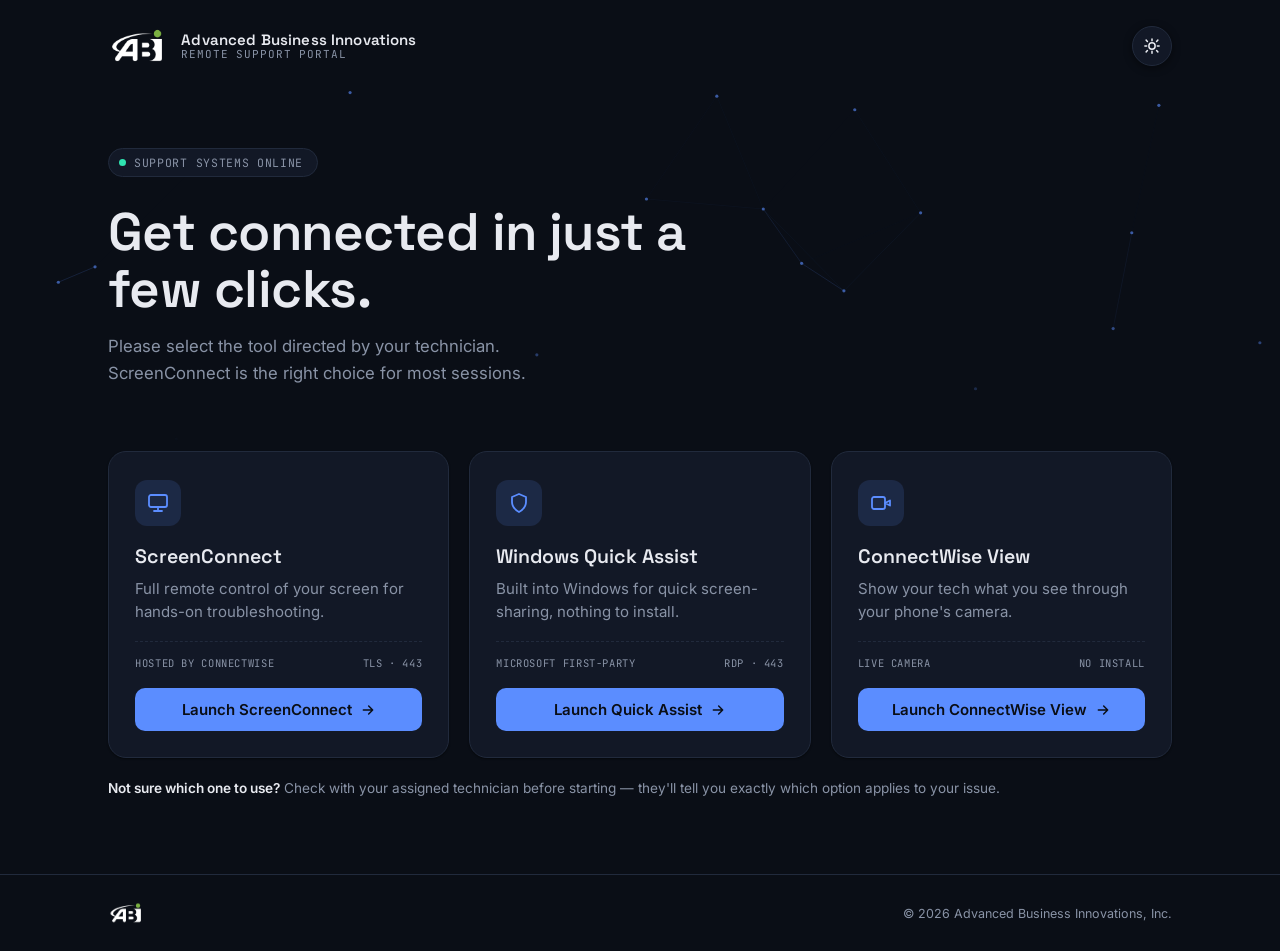
<file: index.html>
<!DOCTYPE html>
<html lang="en">
<head>
<meta charset="utf-8">
<meta name="viewport" content="width=device-width, initial-scale=1, shrink-to-fit=no">
<meta name="color-scheme" content="light dark">
<title>ABI · Remote Support Portal</title>

<link rel="preconnect" href="https://fonts.googleapis.com">
<link rel="preconnect" href="https://fonts.gstatic.com" crossorigin>
<link href="https://fonts.googleapis.com/css2?family=Space+Grotesk:wght@500;600;700&family=Inter:wght@400;500;600&family=JetBrains+Mono:wght@500&display=swap" rel="stylesheet">

<script>
  // Set theme before first paint — no flash. Defaults to dark unless the visitor has toggled before.
  (function () {
    var stored = localStorage.getItem('abi-theme');
    document.documentElement.setAttribute('data-theme', stored || 'dark');
  })();
</script>

<link rel="stylesheet" href="assets/css/portal-theme.css">
</head>

<body>

  <header>
    <div class="wrap">
      <div class="brand">
        <div class="logo-mark">
          <img class="logo-light" src="assets/images/ABI_Logo_RGB_TransBG_copy_2.png" alt="ABI logo">
          <img class="logo-dark" src="assets/images/ABI_Logo_RGB_Reverse_TransBG.png" alt="ABI logo">
        </div>
        <div class="brand-text">
          <strong>Advanced Business Innovations</strong>
          <span>Remote Support Portal</span>
        </div>
      </div>
      <button class="theme-toggle" id="theme-toggle" type="button" aria-label="Toggle light and dark mode" title="Toggle light / dark mode">
        <svg class="icon-sun" viewBox="0 0 24 24" fill="none" stroke="currentColor" stroke-width="2" stroke-linecap="round"><circle cx="12" cy="12" r="4.2"/><path d="M12 2.5v2.4M12 19.1v2.4M4.2 4.2l1.7 1.7M18.1 18.1l1.7 1.7M2.5 12h2.4M19.1 12h2.4M4.2 19.8l1.7-1.7M18.1 5.9l1.7-1.7"/></svg>
        <svg class="icon-moon" viewBox="0 0 24 24" fill="none" stroke="currentColor" stroke-width="2" stroke-linecap="round" stroke-linejoin="round"><path d="M20 14.5A8.5 8.5 0 1 1 9.5 4a6.8 6.8 0 0 0 10.5 10.5Z"/></svg>
      </button>
    </div>
  </header>

  <section class="hero">
    <canvas id="net-canvas"></canvas>
    <div class="wrap">
      <div class="hero-inner">
        <div class="status-pill"><span class="status-dot"></span>Support systems online</div>
        <h1>Get connected in just a few clicks.</h1>
        <p>Please select the tool directed by your technician. ScreenConnect is the right choice for most sessions.</p>
      </div>
    </div>
  </section>

  <section class="options">
    <div class="wrap">
      <div class="option-grid">

        <div class="card">
          <div class="card-icon">
            <svg viewBox="0 0 24 24" fill="none" stroke="currentColor" stroke-width="1.8" stroke-linecap="round" stroke-linejoin="round"><rect x="3" y="4" width="18" height="12" rx="2"/><path d="M8 20h8M12 16v4"/></svg>
          </div>
          <h3>ScreenConnect</h3>
          <p>Full remote control of your screen for hands-on troubleshooting.</p>
          <div class="card-meta"><span>Hosted by ConnectWise</span><span>TLS · 443</span></div>
          <a class="btn" href="https://abimsp.screenconnect.com">
            Launch ScreenConnect
            <svg viewBox="0 0 24 24" fill="none" stroke="currentColor" stroke-width="2.2" stroke-linecap="round" stroke-linejoin="round"><path d="M5 12h14M13 6l6 6-6 6"/></svg>
          </a>
        </div>

        <div class="card">
          <div class="card-icon">
            <svg viewBox="0 0 24 24" fill="none" stroke="currentColor" stroke-width="1.8" stroke-linecap="round" stroke-linejoin="round"><path d="M12 3l7 3v5c0 4.5-3 7.7-7 10-4-2.3-7-5.5-7-10V6l7-3Z"/></svg>
          </div>
          <h3>Windows Quick Assist</h3>
          <p>Built into Windows for quick screen-sharing, nothing to install.</p>
          <div class="card-meta"><span>Microsoft first-party</span><span>RDP · 443</span></div>
          <a class="btn" href="ms-quick-assist:">
            Launch Quick Assist
            <svg viewBox="0 0 24 24" fill="none" stroke="currentColor" stroke-width="2.2" stroke-linecap="round" stroke-linejoin="round"><path d="M5 12h14M13 6l6 6-6 6"/></svg>
          </a>
        </div>

        <div class="card">
          <div class="card-icon">
            <svg viewBox="0 0 24 24" fill="none" stroke="currentColor" stroke-width="1.8" stroke-linecap="round" stroke-linejoin="round"><path d="M3 8a2 2 0 0 1 2-2h9a2 2 0 0 1 2 2v8a2 2 0 0 1-2 2H5a2 2 0 0 1-2-2V8Z"/><path d="M21 9.5 16 12l5 2.5v-5Z"/></svg>
          </div>
          <h3>ConnectWise View</h3>
          <p>Show your tech what you see through your phone's camera.</p>
          <div class="card-meta"><span>Live camera</span><span>No install</span></div>
          <a class="btn" href="https://cwview.com">
            Launch ConnectWise View
            <svg viewBox="0 0 24 24" fill="none" stroke="currentColor" stroke-width="2.2" stroke-linecap="round" stroke-linejoin="round"><path d="M5 12h14M13 6l6 6-6 6"/></svg>
          </a>
        </div>

      </div>
      <p class="note"><strong>Not sure which one to use?</strong> Check with your assigned technician before starting — they'll tell you exactly which option applies to your issue.</p>
    </div>
  </section>

  <footer>
    <div class="wrap">
      <div class="logo-mark">
        <a href="https://abinnovations.com"><img class="logo-light" src="assets/images/ABI_Logo_RGB_TransBG_copy_2.png" alt="ABI logo"></a>
        <a href="https://abinnovations.com"><img class="logo-dark" src="assets/images/ABI_Logo_RGB_Reverse_TransBG.png" alt="ABI logo"></a>
      </div>
      <div class="copy">&copy; 2026 Advanced Business Innovations, Inc.</div>
    </div>
  </footer>

  <script>
    // Theme toggle — defaults to dark; a manual choice is remembered from then on
    (function () {
      var root = document.documentElement;
      var btn = document.getElementById('theme-toggle');

      btn.addEventListener('click', function () {
        var next = root.getAttribute('data-theme') === 'dark' ? 'light' : 'dark';
        root.setAttribute('data-theme', next);
        localStorage.setItem('abi-theme', next);
      });
    })();

    // Ambient node-network canvas — quiet, low-opacity, pauses for reduced motion
    (function () {
      var canvas = document.getElementById('net-canvas');
      var ctx = canvas.getContext('2d');
      var hero = canvas.parentElement;
      var reduceMotion = window.matchMedia('(prefers-reduced-motion: reduce)').matches;
      var dpr = Math.min(window.devicePixelRatio || 1, 2);
      var nodes = [];
      var W, H;

      function styleVar(name) {
        return getComputedStyle(document.documentElement).getPropertyValue(name).trim();
      }

      function resize() {
        W = hero.offsetWidth;
        H = hero.offsetHeight;
        canvas.width = W * dpr;
        canvas.height = H * dpr;
        canvas.style.width = W + 'px';
        canvas.style.height = H + 'px';
        ctx.setTransform(dpr, 0, 0, dpr, 0, 0);

        var count = Math.max(18, Math.min(42, Math.round((W * H) / 26000)));
        nodes = [];
        for (var i = 0; i < count; i++) {
          nodes.push({
            x: Math.random() * W,
            y: Math.random() * H,
            vx: (Math.random() - 0.5) * 0.18,
            vy: (Math.random() - 0.5) * 0.18
          });
        }
      }

      function frame() {
        ctx.clearRect(0, 0, W, H);
        var lineColor = styleVar('--canvas-line');
        var dotColor = styleVar('--canvas-dot');

        for (var i = 0; i < nodes.length; i++) {
          var n = nodes[i];
          n.x += n.vx; n.y += n.vy;
          if (n.x < 0 || n.x > W) n.vx *= -1;
          if (n.y < 0 || n.y > H) n.vy *= -1;
        }

        for (var i = 0; i < nodes.length; i++) {
          for (var j = i + 1; j < nodes.length; j++) {
            var a = nodes[i], b = nodes[j];
            var dx = a.x - b.x, dy = a.y - b.y;
            var dist = Math.sqrt(dx * dx + dy * dy);
            if (dist < 140) {
              ctx.strokeStyle = lineColor;
              ctx.globalAlpha = 1 - dist / 140;
              ctx.lineWidth = 1;
              ctx.beginPath();
              ctx.moveTo(a.x, a.y);
              ctx.lineTo(b.x, b.y);
              ctx.stroke();
            }
          }
        }
        ctx.globalAlpha = 1;
        ctx.fillStyle = dotColor;
        for (var i = 0; i < nodes.length; i++) {
          ctx.beginPath();
          ctx.arc(nodes[i].x, nodes[i].y, 1.6, 0, Math.PI * 2);
          ctx.fill();
        }

        if (!reduceMotion) requestAnimationFrame(frame);
      }

      window.addEventListener('resize', resize);
      resize();
      frame();
    })();
  </script>

</body>
</html>
</file>
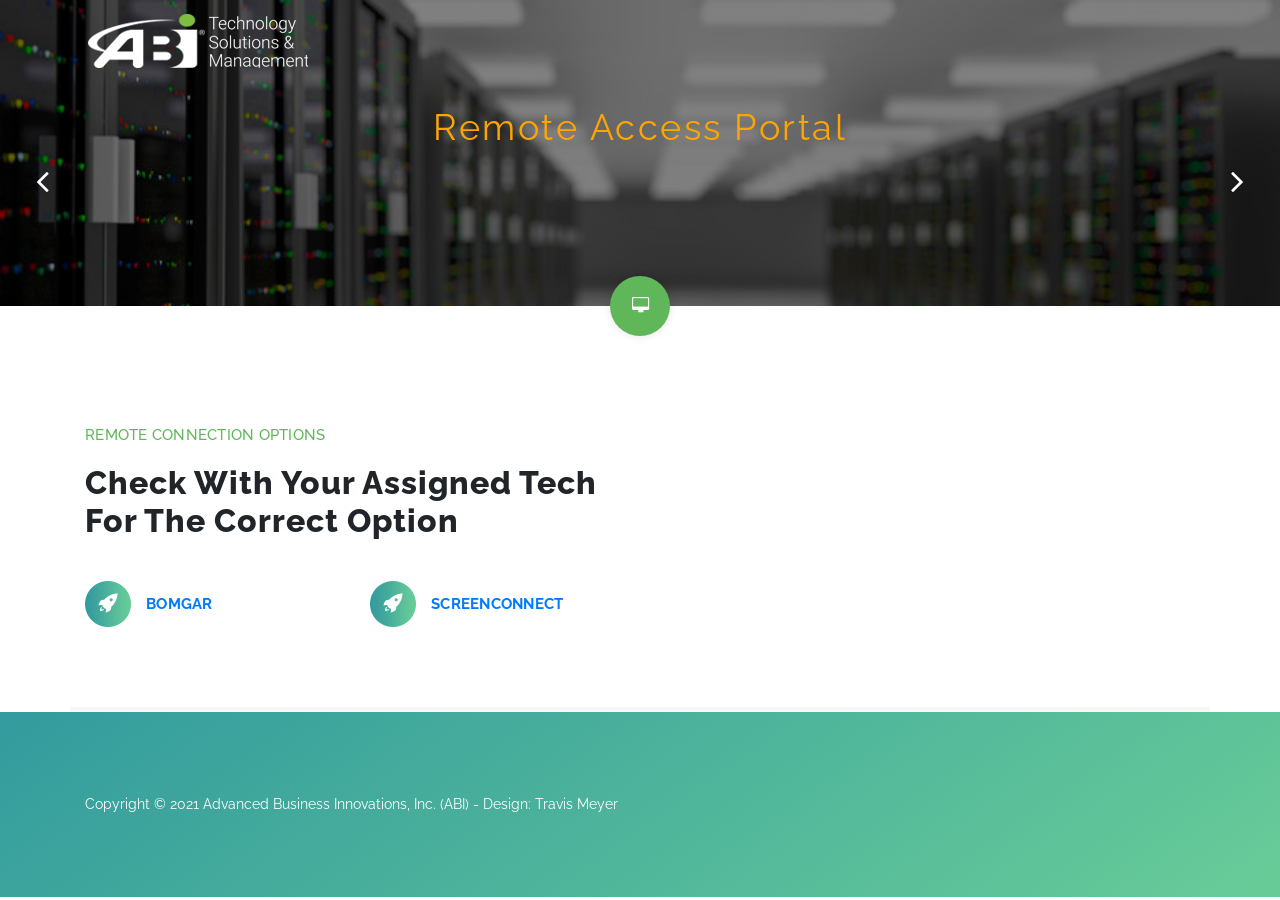
<file: old_site/index.html>
<!DOCTYPE html>
<html lang="en">

  <head>

    <meta charset="utf-8">
    <meta name="viewport" content="width=device-width, initial-scale=1, shrink-to-fit=no">
    <meta name="description" content="">
    <meta name="author" content="">
    <link href="https://fonts.googleapis.com/css?family=Raleway:100,200,300,400,500,600,700,800,900&display=swap" rel="stylesheet">

    <title>ABI - Remote Access Portal</title>

<!--

Breezed Template

https://templatemo.com/tm-543-breezed

-->
    <!-- Additional CSS Files -->
    <link rel="stylesheet" type="text/css" href="assets/css/bootstrap.min.css">

    <link rel="stylesheet" type="text/css" href="assets/css/font-awesome.css">

    <link rel="stylesheet" href="assets/css/templatemo-breezed.css">

    <link rel="stylesheet" href="assets/css/owl-carousel.css">

    <link rel="stylesheet" href="assets/css/lightbox.css">

    </head>
    
    <body>
    
    <!-- ***** Preloader Start ***** -->
    <div id="preloader">
        <div class="jumper">
            <div></div>
            <div></div>
            <div></div>
        </div>
    </div>  
    <!-- ***** Preloader End ***** -->
    
    
    <!-- ***** Header Area Start ***** -->
    <header class="header-area header-sticky">
        <div class="container">
            <div class="row">
                <div class="col-12">
                    <nav class="main-nav">
                        <!-- ***** Logo Start ***** -->
                        <a href="https://www.abinnovations.com" class="logo">
                            <img src="assets/images/ABILogo2.png">
                        </a>
                        <!-- ***** Logo End ***** -->
                    </nav>
                </div>
            </div>
        </div>
    </header>
    <!-- ***** Header Area End ***** -->
    
    <!-- ***** Search Area ***** -->

    <!-- ***** Main Banner Area Start ***** -->
    <div class="main-banner header-text" id="top">
        <div class="Modern-Slider">
          <!-- Item -->
          <div class="item">
            <div class="img-fill">
                <img src="assets/images/slide-01.jpg" alt="">
                <div class="text-content">
				  <h5 style="color:Orange;"><strong>Remote Access Portal</strong></h5><p><p>
                </div>
            </div>
          </div>
          <!-- // Item -->
          <!-- Item -->
          <div class="item">
            <div class="img-fill">
                <img src="assets/images/slide-02.jpg" alt="">
                <div class="text-content">
                  <h5 style="color:White;"><strong>Remote Access Portal</strong></h5><p><p>
                </div>
            </div>
          </div>
          <!-- // Item -->
          <!-- Item -->
          <div class="item">
            <div class="img-fill">
                <img src="assets/images/slide-03.jpg" alt="">
                <div class="text-content">
                  <h5 style="color:White;"><strong>Remote Access Portal</strong></h5>
                </div>
            </div>
          </div>
          <!-- // Item -->
        </div>
    </div>
    <div class="scroll-down scroll-to-section"><a href="#about"><i class="fa fa-desktop"></i></a></div>
    <!-- ***** Main Banner Area End ***** -->

    <!-- ***** About Area Starts ***** -->
    <section class="section" id="about">
        <div class="container">
            <div class="row">
                <div class="col-lg-6 col-md-6 col-xs-12">
                    <div class="left-text-content">
                        <div class="section-heading">
                            <h6>Remote Connection Options</h6>
                            <h2>Check With Your Assigned Tech For The Correct Option</h2>
                        </div>
                        <div class="row">
                            <div class="col-md-6 col-sm-6">
                                <div class="service-item">
                                    <img src="assets/images/service-item-01.png" alt="">
                                    <a href="https://abi.support"><h4>Bomgar</h4></a>
                                </div>
                            </div>
                            <div class="col-md-6 col-sm-6">
                                <div class="service-item">
                                    <img src="assets/images/service-item-01.png" alt="">
                                    <a href="https://sc.abimsp.com"><h4>ScreenConnect</h4></a>
                                </div>
                            </div>
                        </div>
                    </div>
                </div>
                </div>
            </div>
        </div>
    </section>
    <footer>
        <div class="container">
            <div class="row">
                <div class="col-lg-6 col-xs-12">
                    <div class="left-text-content">
                        <p>Copyright &copy; 2021 Advanced Business Innovations, Inc. (ABI) 
                        
                        - Design: Travis Meyer</p>
                    </div>
                </div>
                <div class="col-lg-6 col-xs-12">
                    <div class="right-text-content">
                    </div>
                </div>
            </div>
        </div>
    </footer>
    

    <!-- jQuery -->
    <script src="assets/js/jquery-2.1.0.min.js"></script>

    <!-- Bootstrap -->
    <script src="assets/js/popper.js"></script>
    <script src="assets/js/bootstrap.min.js"></script>

    <!-- Plugins -->
    <script src="assets/js/owl-carousel.js"></script>
    <script src="assets/js/scrollreveal.min.js"></script>
    <script src="assets/js/waypoints.min.js"></script>
    <script src="assets/js/jquery.counterup.min.js"></script>
    <script src="assets/js/imgfix.min.js"></script> 
    <script src="assets/js/slick.js"></script> 
    <script src="assets/js/lightbox.js"></script> 
    <script src="assets/js/isotope.js"></script> 
    
    <!-- Global Init -->
    <script src="assets/js/custom.js"></script>

    <script>

        $(function() {
            var selectedClass = "";
            $("p").click(function(){
            selectedClass = $(this).attr("data-rel");
            $("#portfolio").fadeTo(50, 0.1);
                $("#portfolio div").not("."+selectedClass).fadeOut();
            setTimeout(function() {
              $("."+selectedClass).fadeIn();
              $("#portfolio").fadeTo(50, 1);
            }, 500);
                
            });
        });

    </script>

  </body>
</html>
</file>
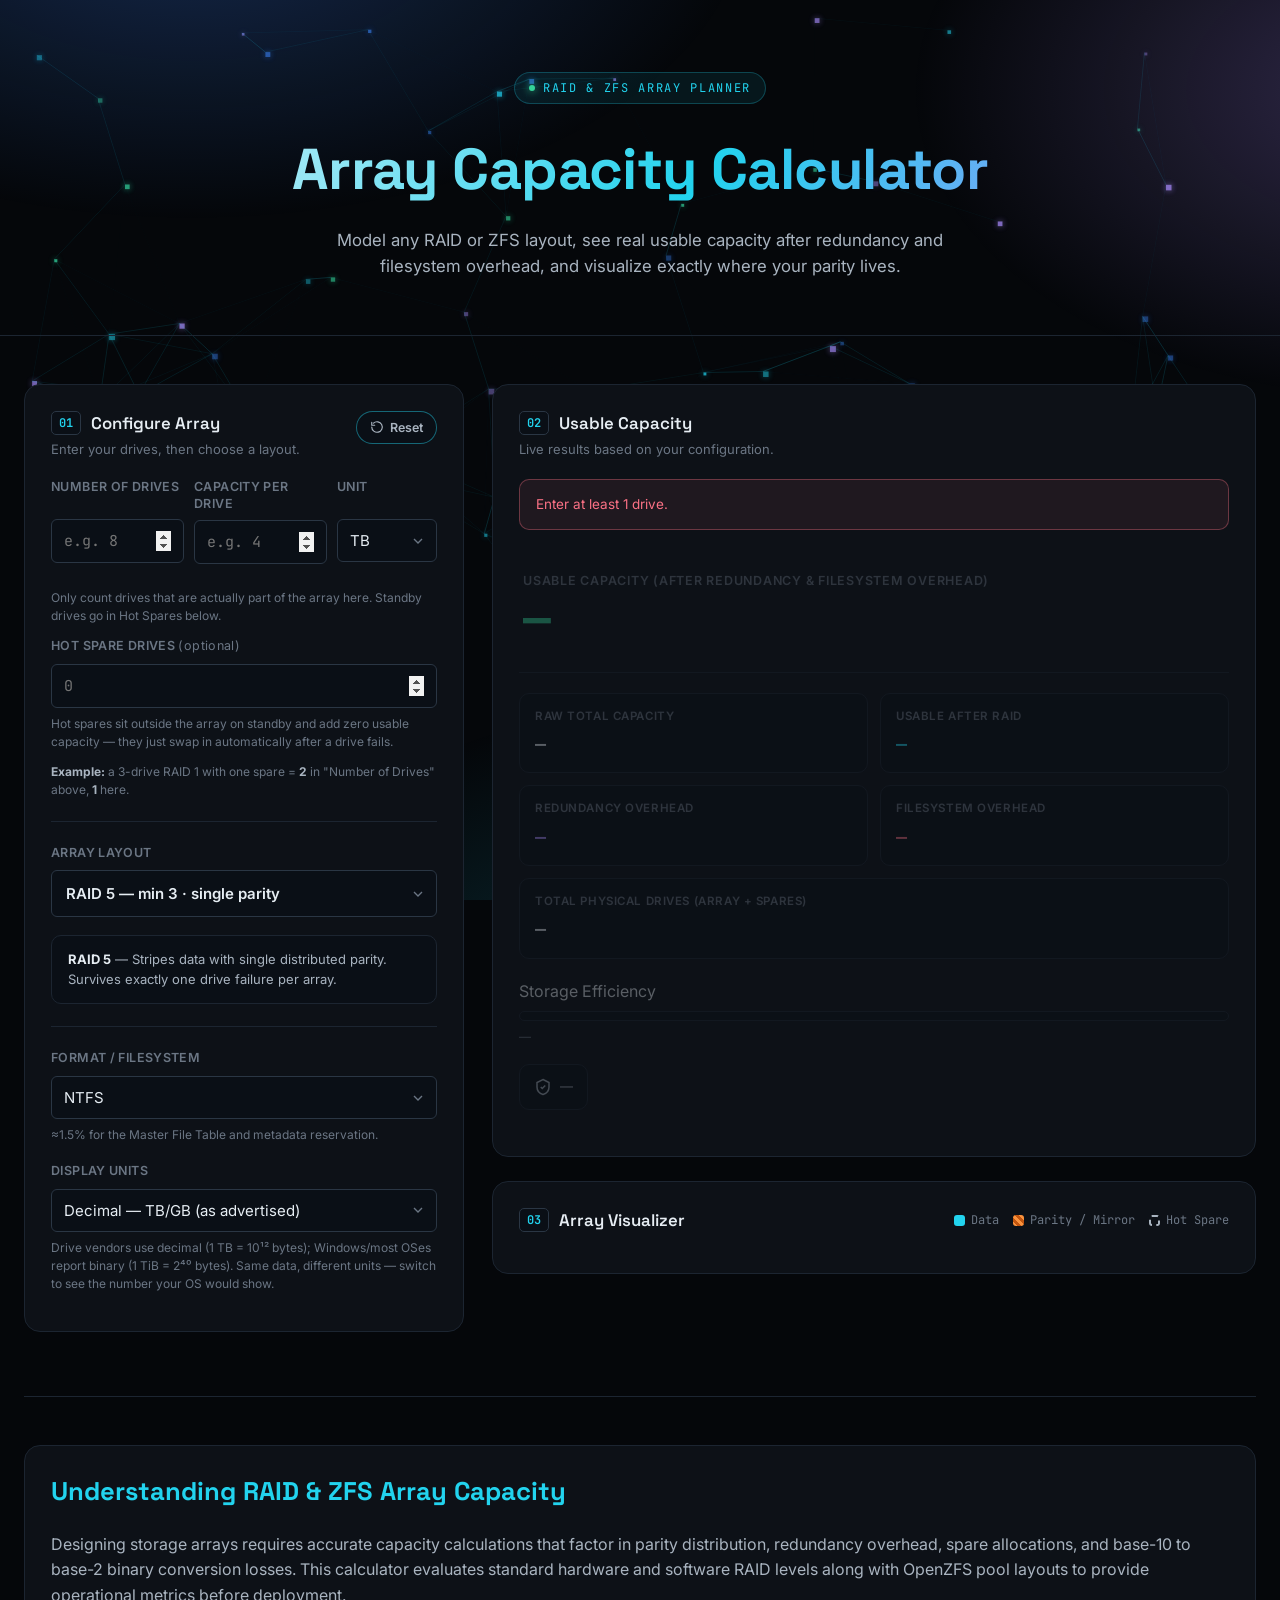
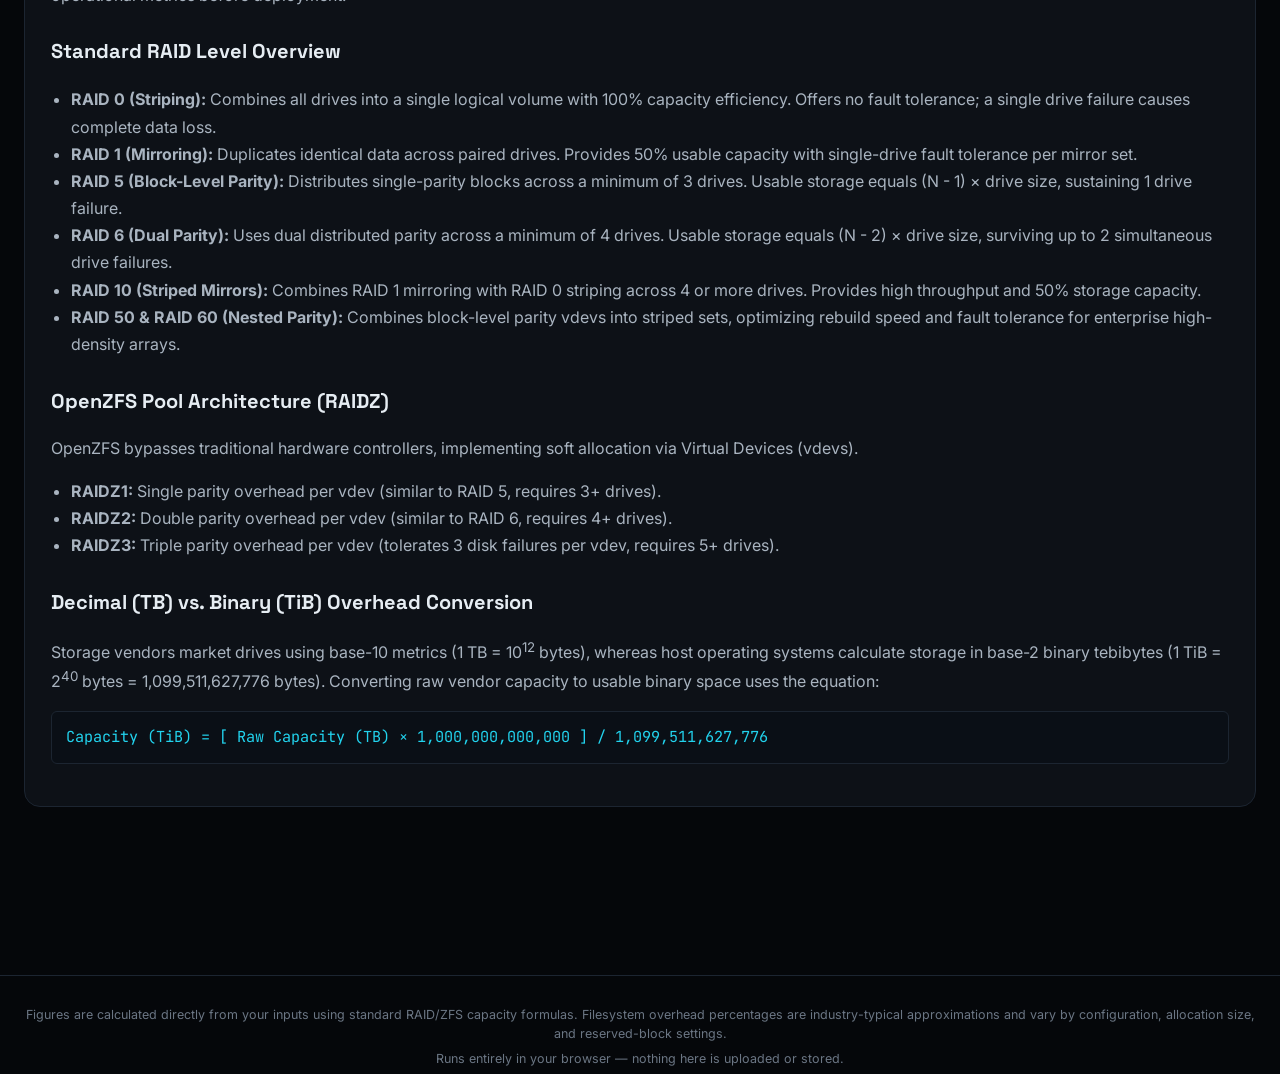
<file: raid/index.html>
<!DOCTYPE html>
<html lang="en">
<head>
  <meta charset="UTF-8">
  <meta name="viewport" content="width=device-width, initial-scale=1.0">

  <!-- Primary Search & Indexing Meta Tags -->
  <title>RAID & ZFS Capacity Calculator — Usable Storage & Parity Estimator</title>
  <meta name="description" content="Free online RAID and ZFS capacity calculator. Instantly compute usable storage space, fault tolerance, parity overhead, and TB/TiB binary conversions for RAID 0, 1, 5, 6, 10, 50, 60, and ZFS RAIDZ1, RAIDZ2, RAIDZ3.">
  <meta name="keywords" content="RAID calculator, ZFS calculator, RAID capacity calculator, RAID 5 usable space, RAID 6 calculator, ZFS RAIDZ2 capacity, storage array calculator, TB to TiB calculator">
  <meta name="robots" content="index, follow, max-image-preview:large, max-snippet:-1, max-video-preview:-1">
  <link rel="canonical" href="https://raidcalculator.app/">

  <!-- Favicons & Icons -->
  <link rel="icon" type="image/svg+xml" href="assets/images/favicon.svg">
  <link rel="icon" type="image/png" sizes="32x32" href="assets/images/favicon-32.png">
  <link rel="icon" type="image/png" sizes="16x16" href="assets/images/favicon-16.png">
  <link rel="icon" href="assets/images/favicon.ico" sizes="any">
  <link rel="apple-touch-icon" sizes="180x180" href="assets/images/favicon-180.png">
  <meta name="theme-color" content="#0a0e14">

  <!-- Open Graph / Social Sharing (Facebook, LinkedIn, Discord) -->
  <meta property="og:type" content="website">
  <meta property="og:url" content="https://raidcalculator.app/">
  <meta property="og:title" content="RAID & ZFS Storage Capacity Calculator">
  <meta property="og:description" content="Calculate usable storage space, fault tolerance, and parity overhead across standard RAID and ZFS RAIDZ configurations instantly.">
  <meta property="og:image" content="https://raidcalculator.app/assets/images/og-image.png">
  <meta property="og:site_name" content="RAID Calculator">

  <!-- Twitter Card -->
  <meta name="twitter:card" content="summary_large_image">
  <meta name="twitter:url" content="https://raidcalculator.app/">
  <meta name="twitter:title" content="RAID & ZFS Storage Capacity Calculator">
  <meta name="twitter:description" content="Calculate usable storage space, fault tolerance, and parity overhead across standard RAID and ZFS RAIDZ configurations instantly.">
  <meta name="twitter:image" content="https://raidcalculator.app/assets/images/og-image.png">

  <!-- Fonts & Preconnect -->
  <link rel="preconnect" href="https://fonts.googleapis.com">
  <link rel="preconnect" href="https://fonts.gstatic.com" crossorigin>
  <link href="https://fonts.googleapis.com/css2?family=Space+Grotesk:wght@500;600;700&family=Inter:wght@400;500;600&family=JetBrains+Mono:wght@400;500;600;700&display=swap" rel="stylesheet">

  <!-- Structured Data: WebApplication Schema -->
  <script type="application/ld+json">
  {
    "@context": "https://schema.org",
    "@type": "SoftwareApplication",
    "name": "RAID & ZFS Capacity Calculator",
    "operatingSystem": "Any",
    "applicationCategory": "UtilitiesApplication",
    "offers": {
      "@type": "Offer",
      "price": "0",
      "priceCurrency": "USD"
    },
    "description": "Interactive online calculator for evaluating array capacity, overhead loss, decimal-to-binary storage ratios, and fault tolerance across RAID 0, 1, 5, 6, 10, 50, 60, and ZFS pool topologies.",
    "url": "https://raidcalculator.app/"
  }
  </script>

  <!-- Structured Data: FAQ Schema (Generates Google SERP Rich Snippets) -->
  <script type="application/ld+json">
  {
    "@context": "https://schema.org",
    "@type": "FAQPage",
    "mainEntity": [
      {
        "@type": "Question",
        "name": "How is usable storage capacity calculated in RAID 5 and RAID 6?",
        "acceptedAnswer": {
          "@type": "Answer",
          "text": "RAID 5 allocates the capacity equivalent of exactly one disk for distributed parity, resulting in usable capacity calculated as (N - 1) × disk size. RAID 6 utilizes dual parity, reserving the capacity of two disks, resulting in (N - 2) × disk size."
        }
      },
      {
        "@type": "Question",
        "name": "Why is formatted drive capacity lower than advertised storage?",
        "acceptedAnswer": {
          "@type": "Answer",
          "text": "Hard drive manufacturers measure capacity using decimal notation (1 TB = 1,000,000,000,000 bytes). Operating systems compute capacity using binary notation (1 TiB = 1,099,511,627,776 bytes). This creates an inherent 9.09% reduction in reported capacity."
        }
      },
      {
        "@type": "Question",
        "name": "What is the difference between ZFS RAIDZ1, RAIDZ2, and RAIDZ3?",
        "acceptedAnswer": {
          "@type": "Answer",
          "text": "ZFS RAIDZ configurations assign dynamic parity across vdevs. RAIDZ1 tolerates 1 disk failure per vdev, RAIDZ2 tolerates 2 disk failures, and RAIDZ3 tolerates up to 3 disk failures per vdev."
        }
      }
    ]
  }
  </script>

  <style>
    :root{
      --bg-void:#05070a;
      --bg-panel:#0d1117;
      --bg-panel-raised:#131a24;
      --bg-inset:#0a0f16;
      --border-subtle:#1c2531;
      --border-strong:#2a3644;
      --text-primary:#e6edf3;
      --text-secondary:#a9b4c0;
      --text-muted:#6b7684;
      --accent-cyan:#22d3ee;
      --accent-cyan-dim:#0e7490;
      --accent-blue:#3b82f6;
      --accent-purple:#a78bfa;
      --accent-green:#34d399;
      --accent-red:#fb7185;
      --accent-amber:#f59e0b;
      --accent-orange:#fb923c;
      --accent-orange-dark:#c2560f;
      --font-display:'Space Grotesk', 'Inter', sans-serif;
      --font-body:'Inter', sans-serif;
      --font-mono:'JetBrains Mono', monospace;
      --radius-lg:16px;
      --radius-md:10px;
      --radius-sm:6px;
    }

    *{ box-sizing:border-box; }
    html{ scroll-behavior:smooth; }
    body{
      margin:0;
      background:var(--bg-void);
      color:var(--text-primary);
      font-family:var(--font-body);
      line-height:1.5;
      -webkit-font-smoothing:antialiased;
    }

    a{ color:var(--accent-cyan); }

    ::selection{ background:var(--accent-cyan); color:#04121a; }

    :focus-visible{
      outline:2px solid var(--accent-cyan);
      outline-offset:2px;
    }

    /* ---------- Ambient background canvas ---------- */
    #bg-canvas{
      position:fixed;
      inset:0;
      width:100%;
      height:100%;
      z-index:0;
      opacity:0.95;
      pointer-events:none;
    }

    .bg-gradient{
      position:fixed;
      inset:0;
      z-index:0;
      background:
        radial-gradient(ellipse 900px 500px at 15% -10%, rgba(59,130,246,0.28), transparent 62%),
        radial-gradient(ellipse 800px 500px at 110% 10%, rgba(167,139,250,0.26), transparent 62%),
        radial-gradient(ellipse 700px 600px at 50% 120%, rgba(34,211,238,0.20), transparent 62%);
      pointer-events:none;
    }

    /* ---------- Layout shell ---------- */
    .wrap{
      position:relative;
      z-index:1;
      max-width:1280px;
      margin:0 auto;
      padding:0 24px 80px;
    }

    header.hero{
      position:relative;
      z-index:1;
      padding:72px 24px 56px;
      text-align:center;
      border-bottom:1px solid var(--border-subtle);
      margin-bottom:48px;
    }

    .eyebrow{
      display:inline-flex;
      align-items:center;
      gap:8px;
      font-family:var(--font-mono);
      font-size:12px;
      letter-spacing:0.14em;
      text-transform:uppercase;
      color:var(--accent-cyan);
      background:rgba(34,211,238,0.08);
      border:1px solid rgba(34,211,238,0.25);
      padding:6px 14px;
      border-radius:999px;
      margin-bottom:22px;
    }
    .eyebrow .dot{
      width:6px; height:6px; border-radius:50%;
      background:var(--accent-green);
      box-shadow:0 0 8px var(--accent-green);
      animation:blink 2.2s ease-in-out infinite;
    }
    @keyframes blink{ 0%,100%{opacity:1;} 50%{opacity:0.25;} }

    h1.title{
      font-family:var(--font-display);
      font-weight:700;
      font-size:clamp(2.1rem, 5vw, 3.6rem);
      margin:0 0 16px;
      letter-spacing:-0.01em;
      background:linear-gradient(120deg, #f2f6fa 0%, var(--accent-cyan) 55%, var(--accent-purple) 100%);
      -webkit-background-clip:text;
      background-clip:text;
      color:transparent;
    }

    .subtitle{
      max-width:640px;
      margin:0 auto;
      color:var(--text-secondary);
      font-size:1.05rem;
    }

    /* ---------- Main layout ---------- */
    main.layout{
      display:grid;
      grid-template-columns:minmax(0,440px) minmax(0,1fr);
      gap:28px;
      align-items:start;
    }

    @media (max-width: 940px){
      main.layout{ grid-template-columns:1fr; }
    }

    .panel{
      background:var(--bg-panel);
      border:1px solid var(--border-subtle);
      border-radius:var(--radius-lg);
      padding:26px;
    }

    .panel + .panel{ margin-top:24px; }

    .panel-title{
      font-family:var(--font-display);
      font-size:1.05rem;
      font-weight:600;
      margin:0 0 4px;
      display:flex;
      align-items:center;
      gap:10px;
    }
    .panel-title .idx{
      font-family:var(--font-mono);
      font-size:12px;
      color:var(--accent-cyan);
      border:1px solid var(--border-strong);
      background:var(--bg-inset);
      padding:2px 7px;
      border-radius:5px;
    }
    .panel-sub{
      color:var(--text-muted);
      font-size:13px;
      margin:0 0 20px;
    }

    .panel-header-row{
      display:flex;
      align-items:flex-start;
      justify-content:space-between;
      gap:14px;
    }
    .reset-btn{
      display:inline-flex;
      align-items:center;
      gap:6px;
      flex-shrink:0;
      background:var(--bg-inset);
      border:1px solid rgba(34,211,238,0.45);
      color:var(--text-secondary);
      font-family:var(--font-body);
      font-weight:600;
      font-size:12.5px;
      padding:8px 13px;
      border-radius:999px;
      cursor:pointer;
      transition:border-color .2s ease, color .2s ease, background .2s ease, box-shadow .2s ease;
      white-space:nowrap;
      animation:resetIdleGlow 2.6s ease-in-out infinite;
    }
    @keyframes resetIdleGlow{
      0%,100%{ box-shadow:0 0 8px rgba(34,211,238,0.18); }
      50%{ box-shadow:0 0 16px rgba(34,211,238,0.4); }
    }
    .reset-btn svg{ width:14px; height:14px; transition:transform .3s ease; }
    .reset-btn:hover, .reset-btn:focus-visible{
      animation-play-state:paused;
      border-color:var(--accent-red);
      color:var(--accent-red);
      background:rgba(251,113,133,0.08);
      box-shadow:0 0 0 4px rgba(251,113,133,0.14), 0 0 18px rgba(251,113,133,0.45);
    }
    .reset-btn:hover svg{ transform:rotate(-70deg); }
    .reset-btn:active svg{ transform:rotate(-360deg); }

    @media (prefers-reduced-motion: reduce){
      .reset-btn{ animation:none; box-shadow:0 0 10px rgba(34,211,238,0.25); }
    }

    hr.divider{
      border:none;
      border-top:1px solid var(--border-subtle);
      margin:22px 0;
    }

    /* ---------- Form controls ---------- */
    .field{ margin-bottom:18px; }
    .field label.field-label{
      display:block;
      font-size:12.5px;
      font-weight:600;
      letter-spacing:0.03em;
      text-transform:uppercase;
      color:var(--text-muted);
      margin-bottom:8px;
    }

    .row{ display:flex; gap:10px; align-items:flex-start; }
    .row > *{ flex:1; min-width:0; }
    .row .field-label{
      min-height:32px;
      display:flex;
      align-items:flex-end;
      line-height:1.3;
    }

    input[type="number"], select{
      width:100%;
      background:var(--bg-inset);
      border:1px solid var(--border-strong);
      color:var(--text-primary);
      font-family:var(--font-mono);
      font-size:15px;
      padding:11px 12px;
      border-radius:var(--radius-sm);
      transition:border-color .15s ease, box-shadow .15s ease;
      appearance:none;
      -webkit-appearance:none;
    }
    select{
      font-family:var(--font-body);
      background-image:url("data:image/svg+xml,%3Csvg xmlns='http://www.w3.org/2000/svg' viewBox='0 0 24 24' fill='none' stroke='%236b7684' stroke-width='2'%3E%3Cpath d='M6 9l6 6 6-6'/%3E%3C/svg%3E");
      background-repeat:no-repeat;
      background-position:right 10px center;
      background-size:16px;
      padding-right:34px;
    }
    input[type="number"]:focus, select:focus{
      border-color:var(--accent-cyan);
      box-shadow:0 0 0 3px rgba(34,211,238,0.14);
      outline:none;
    }
    input[type="number"]::-webkit-outer-spin-button,
    input[type="number"]::-webkit-inner-spin-button{
      opacity:1;
    }

    .field-hint{
      font-size:12px;
      color:var(--text-muted);
      margin-top:7px;
    }
    .field-hint.warn{ color:var(--accent-red); }

    #raidLevel{
      font-family:var(--font-body);
      font-weight:600;
      font-size:15px;
      padding:13px 34px 13px 14px;
    }
    #raidLevel optgroup{
      font-family:var(--font-mono);
      font-size:11px;
      letter-spacing:0.05em;
      text-transform:uppercase;
      color:var(--text-muted);
      font-style:normal;
      background:var(--bg-panel);
    }
    #raidLevel option{
      font-family:var(--font-body);
      font-weight:500;
      color:var(--text-primary);
      background:var(--bg-inset);
      padding:8px;
    }

    .level-desc{
      margin-top:16px;
      padding:14px 16px;
      background:var(--bg-inset);
      border:1px solid var(--border-subtle);
      border-radius:var(--radius-md);
      font-size:13px;
      color:var(--text-secondary);
    }
    .level-desc strong{ color:var(--text-primary); }

    /* ---------- Results panel ---------- */
    .results-panel{ position:sticky; top:20px; }

    .headline-result{
      display:flex;
      flex-direction:column;
      gap:4px;
      padding:22px 4px 26px;
      border-bottom:1px solid var(--border-subtle);
      margin-bottom:20px;
    }
    .headline-result .label{
      font-size:12.5px;
      text-transform:uppercase;
      letter-spacing:0.06em;
      color:var(--text-muted);
      font-weight:600;
    }
    .headline-result .value{
      font-family:var(--font-mono);
      font-weight:700;
      font-size:clamp(2rem, 4vw, 2.9rem);
      color:var(--accent-green);
      line-height:1.1;
    }
    .headline-result .value small{
      font-size:0.4em;
      color:var(--text-muted);
      font-weight:500;
      margin-left:6px;
    }

    .stat-grid{
      display:grid;
      grid-template-columns:1fr 1fr;
      gap:12px;
      margin-bottom:20px;
    }
    .stat-card{
      background:var(--bg-inset);
      border:1px solid var(--border-subtle);
      border-radius:var(--radius-md);
      padding:14px 15px;
    }
    .stat-card .stat-label{
      font-size:11.5px;
      text-transform:uppercase;
      letter-spacing:0.05em;
      color:var(--text-muted);
      margin-bottom:6px;
      font-weight:600;
    }
    .stat-card .stat-value{
      font-family:var(--font-mono);
      font-size:1.15rem;
      font-weight:600;
      color:var(--text-primary);
    }
    .stat-card.accent-cyan .stat-value{ color:var(--accent-cyan); }
    .stat-card.accent-purple .stat-value{ color:var(--accent-purple); }
    .stat-card.accent-red .stat-value{ color:var(--accent-red); }

    .efficiency-bar-track{
      height:10px;
      border-radius:999px;
      background:var(--bg-inset);
      border:1px solid var(--border-subtle);
      overflow:hidden;
      margin:8px 0 4px;
    }
    .efficiency-bar-fill{
      height:100%;
      border-radius:999px;
      background:linear-gradient(90deg, var(--accent-purple), var(--accent-cyan), var(--accent-green));
      transition:width .4s ease;
    }

    .fault-badge{
      display:inline-flex;
      align-items:center;
      gap:8px;
      font-size:13px;
      color:var(--text-secondary);
      background:var(--bg-inset);
      border:1px solid var(--border-subtle);
      border-radius:var(--radius-md);
      padding:12px 14px;
      margin-bottom:20px;
    }
    .fault-badge svg{ flex-shrink:0; width:18px; height:18px; }
    .fault-badge.level-none{ border-color:rgba(251,113,133,0.4); color:var(--accent-red); }
    .fault-badge.level-medium{ border-color:rgba(250,204,21,0.4); color:#facc15; }
    .fault-badge.level-high{ border-color:rgba(52,211,153,0.4); color:var(--accent-green); }

    .error-banner{
      display:none;
      background:rgba(251,113,133,0.08);
      border:1px solid rgba(251,113,133,0.35);
      color:var(--accent-red);
      border-radius:var(--radius-md);
      padding:14px 16px;
      font-size:13.5px;
      margin-bottom:20px;
    }
    .error-banner.show{ display:block; }

    /* ---------- Array visualizer ---------- */
    .viz-header{
      display:flex;
      align-items:center;
      justify-content:space-between;
      margin-bottom:14px;
      flex-wrap:wrap;
      gap:10px;
    }
    .legend{ display:flex; gap:14px; flex-wrap:wrap; }
    .legend-item{
      display:flex;
      align-items:center;
      gap:6px;
      font-size:12px;
      color:var(--text-muted);
      font-family:var(--font-mono);
    }
    .legend-swatch{ width:11px; height:11px; border-radius:3px; }

    .vdev-group{
      border:1px solid var(--border-subtle);
      border-radius:var(--radius-md);
      padding:14px;
      margin-bottom:12px;
      background:var(--bg-inset);
    }
    .vdev-group .vdev-label{
      font-family:var(--font-mono);
      font-size:11px;
      color:var(--text-muted);
      margin-bottom:10px;
      text-transform:uppercase;
      letter-spacing:0.05em;
    }
    .disk-row{
      display:flex;
      gap:6px;
      flex-wrap:wrap;
      margin-bottom:6px;
    }
    .disk-cell{
      width:26px;
      height:26px;
      border-radius:6px;
      background:var(--border-strong);
      position:relative;
      transition:background .3s ease;
      flex-shrink:0;
    }
    .disk-cell.data{ background:var(--accent-cyan); }
    .disk-cell.parity{
      background:repeating-linear-gradient(45deg, var(--accent-orange), var(--accent-orange) 4px, var(--accent-orange-dark) 4px, var(--accent-orange-dark) 8px);
    }
    .disk-cell.mirror{
      background:repeating-linear-gradient(45deg, var(--accent-orange), var(--accent-orange) 4px, var(--accent-orange-dark) 4px, var(--accent-orange-dark) 8px);
      animation:pulseSync 2.4s ease-in-out infinite;
    }
    .disk-cell.spare{ background:var(--border-strong); }
    .disk-cell.spare-hot{
      background:transparent;
      border:2px dashed var(--text-secondary);
    }
    .vdev-group.spare-group{
      border-style:dashed;
      border-color:rgba(245,158,11,0.4);
      background:rgba(245,158,11,0.04);
    }

    @keyframes pulseSync{
      0%,100%{ opacity:1; }
      50%{ opacity:0.45; }
    }

    .more-note{
      font-family:var(--font-mono);
      font-size:11.5px;
      color:var(--text-muted);
      margin-top:4px;
    }

    .viz-caption{
      font-size:12px;
      color:var(--text-muted);
      margin-top:10px;
      line-height:1.6;
    }

    @media (prefers-reduced-motion: reduce){
      .disk-cell.mirror{ animation:none; }
      .eyebrow .dot{ animation:none; }
      html{ scroll-behavior:auto; }
    }

    /* ---------- Footer ---------- */
    footer{
      max-width:1280px;
      margin:56px auto 0;
      padding:24px 24px 0;
      border-top:1px solid var(--border-subtle);
      color:var(--text-muted);
      font-size:12.5px;
      text-align:center;
      position:relative;
      z-index:1;
    }
    footer p{ margin:6px 0; }
  </style>
</head>

<body>

<canvas id="bg-canvas" aria-hidden="true"></canvas>
<div class="bg-gradient" aria-hidden="true"></div>

<header class="hero">
  <span class="eyebrow"><span class="dot"></span> RAID &amp; ZFS Array Planner</span>
  <h1 class="title">Array Capacity Calculator</h1>
  <p class="subtitle">Model any RAID or ZFS layout, see real usable capacity after redundancy and filesystem overhead, and visualize exactly where your parity lives.</p>
</header>

<div class="wrap">
<main class="layout">

  <!-- ============ CONFIG PANEL ============ -->
  <section class="panel" aria-labelledby="config-title">
    <div class="panel-header-row">
      <div>
        <h2 class="panel-title" id="config-title"><span class="idx">01</span> Configure Array</h2>
        <p class="panel-sub">Enter your drives, then choose a layout.</p>
      </div>
      <button type="button" id="resetBtn" class="reset-btn">
        <svg viewBox="0 0 24 24" fill="none" stroke="currentColor" stroke-width="2" stroke-linecap="round" stroke-linejoin="round"><path d="M3 12a9 9 0 1 0 3-6.7"/><path d="M3 4v5h5"/></svg>
        Reset
      </button>
    </div>

    <div class="row">
      <div class="field">
        <label class="field-label" for="driveCount">Number of Drives</label>
        <input type="number" id="driveCount" min="1" max="200" step="1" placeholder="e.g. 8">
      </div>
      <div class="field">
        <label class="field-label" for="driveCapacity">Capacity per Drive</label>
        <input type="number" id="driveCapacity" min="0.01" step="any" placeholder="e.g. 4">
      </div>
      <div class="field" style="max-width:100px;">
        <label class="field-label" for="capacityUnit">Unit</label>
        <select id="capacityUnit">
          <option value="TB" selected>TB</option>
          <option value="GB">GB</option>
        </select>
      </div>
    </div>
    <p class="field-hint">Only count drives that are actually part of the array here. Standby drives go in Hot Spares below.</p>

    <div class="field">
      <label class="field-label" for="hotSpareCount">Hot Spare Drives <span style="text-transform:none; font-weight:400; color:var(--text-muted);">(optional)</span></label>
      <input type="number" id="hotSpareCount" min="0" max="50" step="1" placeholder="0">
      <p class="field-hint">Hot spares sit outside the array on standby and add zero usable capacity — they just swap in automatically after a drive fails.</p>
      <p class="field-hint" style="margin-top:8px;"><strong style="color:var(--text-secondary);">Example:</strong> a 3-drive RAID 1 with one spare = <strong style="color:var(--text-secondary);">2</strong> in "Number of Drives" above, <strong style="color:var(--text-secondary);">1</strong> here.</p>
    </div>

    <hr class="divider">

    <div class="field">
      <label class="field-label" for="raidLevel">Array Layout</label>
      <select id="raidLevel"></select>
    </div>

    <div id="groupField" class="field" style="display:none;">
      <label class="field-label" for="groupCount">Number of VDEVs / Groups</label>
      <input type="number" id="groupCount" min="1" max="50" step="1" value="2">
      <p class="field-hint">Drives are split evenly across this many groups and striped together.</p>
    </div>

    <div class="level-desc" id="levelDesc"></div>

    <hr class="divider">

    <div class="field">
      <label class="field-label" for="filesystem">Format / Filesystem</label>
      <select id="filesystem">
        <option value="raw">Raw / Unformatted (no overhead)</option>
        <option value="ntfs" selected>NTFS</option>
        <option value="refs">ReFS</option>
        <option value="exfat">exFAT</option>
        <option value="fat32">FAT32</option>
        <option value="ext4">ext4</option>
        <option value="xfs">XFS</option>
        <option value="zfsnative">ZFS native pool</option>
        <option value="apfs">APFS</option>
      </select>
      <p class="field-hint" id="fsHint"></p>
    </div>

    <div class="field" style="margin-bottom:0;">
      <label class="field-label" for="unitDisplay">Display Units</label>
      <select id="unitDisplay">
        <option value="decimal" selected>Decimal — TB/GB (as advertised)</option>
        <option value="binary">Binary — TiB/GiB (as most OSes report)</option>
      </select>
      <p class="field-hint">Drive vendors use decimal (1 TB = 10¹² bytes); Windows/most OSes report binary (1 TiB = 2⁴⁰ bytes). Same data, different units — switch to see the number your OS would show.</p>
    </div>
  </section>

  <!-- ============ RESULTS PANEL ============ -->
  <div class="results-panel">
    <section class="panel" aria-labelledby="results-title">
      <h2 class="panel-title" id="results-title"><span class="idx">02</span> Usable Capacity</h2>
      <p class="panel-sub">Live results based on your configuration.</p>

      <div class="error-banner" id="errorBanner"></div>

      <div id="resultsBody">
        <div class="headline-result">
          <span class="label">Usable Capacity (after redundancy &amp; filesystem overhead)</span>
          <span class="value" id="usableFinal">—</span>
        </div>

        <div class="stat-grid">
          <div class="stat-card">
            <div class="stat-label">Raw Total Capacity</div>
            <div class="stat-value" id="rawTotal">—</div>
          </div>
          <div class="stat-card accent-cyan">
            <div class="stat-label">Usable After RAID</div>
            <div class="stat-value" id="usableRaid">—</div>
          </div>
          <div class="stat-card accent-purple">
            <div class="stat-label">Redundancy Overhead</div>
            <div class="stat-value" id="raidOverhead">—</div>
          </div>
          <div class="stat-card accent-red">
            <div class="stat-label">Filesystem Overhead</div>
            <div class="stat-value" id="fsOverheadStat">—</div>
          </div>
          <div class="stat-card" style="grid-column:1/-1;">
            <div class="stat-label">Total Physical Drives (Array + Spares)</div>
            <div class="stat-value" id="totalDrives">—</div>
          </div>
        </div>

        <div class="field-label" style="margin-bottom:6px;">Storage Efficiency</div>
        <div class="efficiency-bar-track"><div class="efficiency-bar-fill" id="efficiencyBar" style="width:0%;"></div></div>
        <p class="field-hint" id="efficiencyLabel" style="margin-bottom:18px;">—</p>

        <div class="fault-badge" id="faultBadge">
          <svg viewBox="0 0 24 24" fill="none" stroke="currentColor" stroke-width="2"><path d="M12 2l8 4v6c0 5-3.4 8.7-8 10-4.6-1.3-8-5-8-10V6l8-4z"/><path d="M9 12l2 2 4-4"/></svg>
          <span id="faultText">—</span>
        </div>
      </div>
    </section>

    <section class="panel" aria-labelledby="viz-title">
      <div class="viz-header">
        <h2 class="panel-title" id="viz-title" style="margin-bottom:0;"><span class="idx">03</span> Array Visualizer</h2>
        <div class="legend">
          <span class="legend-item"><span class="legend-swatch" style="background:var(--accent-cyan);"></span>Data</span>
          <span class="legend-item"><span class="legend-swatch" style="background:repeating-linear-gradient(45deg, var(--accent-orange), var(--accent-orange) 3px, var(--accent-orange-dark) 3px, var(--accent-orange-dark) 6px);"></span>Parity / Mirror</span>
          <span class="legend-item"><span class="legend-swatch" style="background:transparent; border:2px dashed var(--text-secondary);"></span>Hot Spare</span>
        </div>
      </div>
      <div id="vizBody"></div>
      <p class="viz-caption" id="vizCaption"></p>
    </section>
  </div>

</main>

<!-- ============ SEO TECHNICAL CONTENT SECTION ============ -->
<section class="seo-content" style="margin-top: 64px; border-top: 1px solid var(--border-subtle); padding-top: 48px;">
  <article class="panel" style="max-width: 100%; margin-bottom: 32px;">
    <h2 style="font-family: var(--font-display); font-size: 1.6rem; color: var(--accent-cyan); margin-top: 0;">
      Understanding RAID &amp; ZFS Array Capacity
    </h2>
    <p style="color: var(--text-secondary); line-height: 1.6;">
      Designing storage arrays requires accurate capacity calculations that factor in parity distribution, redundancy overhead, spare allocations, and base-10 to base-2 binary conversion losses. This calculator evaluates standard hardware and software RAID levels along with OpenZFS pool layouts to provide operational metrics before deployment.
    </p>

    <h3 style="font-family: var(--font-display); font-size: 1.25rem; color: var(--text-primary); margin-top: 28px;">
      Standard RAID Level Overview
    </h3>
    <ul style="color: var(--text-secondary); padding-left: 20px; line-height: 1.7;">
      <li><strong>RAID 0 (Striping):</strong> Combines all drives into a single logical volume with 100% capacity efficiency. Offers no fault tolerance; a single drive failure causes complete data loss.</li>
      <li><strong>RAID 1 (Mirroring):</strong> Duplicates identical data across paired drives. Provides 50% usable capacity with single-drive fault tolerance per mirror set.</li>
      <li><strong>RAID 5 (Block-Level Parity):</strong> Distributes single-parity blocks across a minimum of 3 drives. Usable storage equals (N - 1) × drive size, sustaining 1 drive failure.</li>
      <li><strong>RAID 6 (Dual Parity):</strong> Uses dual distributed parity across a minimum of 4 drives. Usable storage equals (N - 2) × drive size, surviving up to 2 simultaneous drive failures.</li>
      <li><strong>RAID 10 (Striped Mirrors):</strong> Combines RAID 1 mirroring with RAID 0 striping across 4 or more drives. Provides high throughput and 50% storage capacity.</li>
      <li><strong>RAID 50 &amp; RAID 60 (Nested Parity):</strong> Combines block-level parity vdevs into striped sets, optimizing rebuild speed and fault tolerance for enterprise high-density arrays.</li>
    </ul>

    <h3 style="font-family: var(--font-display); font-size: 1.25rem; color: var(--text-primary); margin-top: 28px;">
      OpenZFS Pool Architecture (RAIDZ)
    </h3>
    <p style="color: var(--text-secondary); line-height: 1.6;">
      OpenZFS bypasses traditional hardware controllers, implementing soft allocation via Virtual Devices (vdevs).
    </p>
    <ul style="color: var(--text-secondary); padding-left: 20px; line-height: 1.7;">
      <li><strong>RAIDZ1:</strong> Single parity overhead per vdev (similar to RAID 5, requires 3+ drives).</li>
      <li><strong>RAIDZ2:</strong> Double parity overhead per vdev (similar to RAID 6, requires 4+ drives).</li>
      <li><strong>RAIDZ3:</strong> Triple parity overhead per vdev (tolerates 3 disk failures per vdev, requires 5+ drives).</li>
    </ul>

    <h3 style="font-family: var(--font-display); font-size: 1.25rem; color: var(--text-primary); margin-top: 28px;">
      Decimal (TB) vs. Binary (TiB) Overhead Conversion
    </h3>
    <p style="color: var(--text-secondary); line-height: 1.6;">
      Storage vendors market drives using base-10 metrics (1 TB = 10<sup>12</sup> bytes), whereas host operating systems calculate storage in base-2 binary tebibytes (1 TiB = 2<sup>40</sup> bytes = 1,099,511,627,776 bytes). Converting raw vendor capacity to usable binary space uses the equation:
    </p>
    <div style="background: var(--bg-inset); border: 1px solid var(--border-subtle); padding: 14px; border-radius: var(--radius-sm); font-family: var(--font-mono); font-size: 0.95rem; color: var(--accent-cyan); margin: 16px 0;">
      Capacity (TiB) = [ Raw Capacity (TB) × 1,000,000,000,000 ] / 1,099,511,627,776
    </div>
  </article>
</section>

</div>

<footer>
  <p>Figures are calculated directly from your inputs using standard RAID/ZFS capacity formulas. Filesystem overhead percentages are industry-typical approximations and vary by configuration, allocation size, and reserved-block settings.</p>
  <p>Runs entirely in your browser — nothing here is uploaded or stored.</p>
</footer>

<script>
(function(){
  "use strict";

  /* ============================================================
     RAID / ZFS level definitions
     usableFactor(n, g) returns usable capacity in "drive units"
     g = number of groups/vdevs (ignored when level.grouping is false)
  ============================================================ */
  const RAID_LEVELS = {
    jbod: {
      name:"JBOD", family:"standard", min:1,
      meta:(n)=>`min 1 · no redundancy`,
      usableFactor:(n)=>n,
      parityDrives:0,
      desc:"Concatenates (spans) all drives into a single volume. No striping, no redundancy — losing any drive can affect the data stored on it.",
      fault:(n)=>({text:"No fault tolerance — any drive failure can cause data loss.", level:"none"})
    },
    raid0: {
      name:"RAID 0", family:"standard", min:2,
      meta:(n)=>`min 2 · striping`,
      usableFactor:(n)=>n,
      parityDrives:0,
      desc:"Stripes data evenly across all drives for maximum performance and capacity. Zero redundancy — one drive failure loses the entire array.",
      fault:(n)=>({text:"No fault tolerance — any single drive failure loses the array.", level:"none"})
    },
    raid1: {
      name:"RAID 1", family:"standard", min:2,
      meta:(n)=>`min 2 · mirroring`,
      usableFactor:(n)=>1,
      mirrorAll:true,
      desc:"Mirrors identical data across every drive in the array. Usable capacity equals a single drive, regardless of how many drives you add.",
      fault:(n)=>({text:`Survives up to ${n-1} of ${n} drive failures — at least one full copy must remain.`, level:"high"})
    },
    raid5: {
      name:"RAID 5", family:"standard", min:3,
      meta:(n)=>`min 3 · single parity`,
      usableFactor:(n)=>n-1,
      parityDrives:1,
      desc:"Stripes data with single distributed parity. Survives exactly one drive failure per array.",
      fault:(n)=>({text:"Survives 1 drive failure.", level:"medium"})
    },
    raid6: {
      name:"RAID 6", family:"standard", min:4,
      meta:(n)=>`min 4 · dual parity`,
      usableFactor:(n)=>n-2,
      parityDrives:2,
      desc:"Stripes data with double distributed parity. Survives any two simultaneous drive failures per array.",
      fault:(n)=>({text:"Survives 2 simultaneous drive failures.", level:"high"})
    },
    raid10: {
      name:"RAID 10", family:"standard", min:4, even:true,
      meta:(n)=>`min 4, even · mirror + stripe`,
      usableFactor:(n)=>n/2,
      mirrorPairs:true, pairSize:2,
      desc:"A striped set of mirrored pairs. Combines RAID 1's redundancy with RAID 0's performance.",
      fault:(n)=>({text:`Survives 1 failure per mirror pair (up to ${n/2} total) — but fails if both drives in the same pair die.`, level:"high"})
    },
    raid50: {
      name:"RAID 50", family:"standard", min:6, grouping:true, groupMin:3,
      meta:(n)=>`min 3/group · striped RAID 5`,
      usableFactor:(n,g)=>{ const d=n/g; return g*(d-1); },
      parityDrives:1,
      desc:"Multiple RAID 5 groups striped together. Each group independently survives one drive failure.",
      fault:(n,g)=>({text:`Survives 1 drive failure per group (${g} groups) — fails if any single group loses 2 drives.`, level:"medium"})
    },
    raid60: {
      name:"RAID 60", family:"standard", min:8, grouping:true, groupMin:4,
      meta:(n)=>`min 4/group · striped RAID 6`,
      usableFactor:(n,g)=>{ const d=n/g; return g*(d-2); },
      parityDrives:2,
      desc:"Multiple RAID 6 groups striped together. Each group independently survives two drive failures.",
      fault:(n,g)=>({text:`Survives 2 drive failures per group (${g} groups).`, level:"high"})
    },
    zstripe: {
      name:"ZFS Stripe", family:"zfs", min:1,
      meta:(n)=>`min 1 · single vdev`,
      usableFactor:(n)=>n,
      parityDrives:0,
      desc:"A single striped vdev with no redundancy — the ZFS equivalent of RAID 0. Losing any drive loses the pool.",
      fault:(n)=>({text:"No fault tolerance — any drive failure can lose the pool.", level:"none"})
    },
    zmirror: {
      name:"ZFS Mirror", family:"zfs", min:2,
      meta:(n)=>`min 2 · single vdev`,
      usableFactor:(n)=>1,
      mirrorAll:true,
      desc:"A single mirror vdev containing all drives. Usable capacity equals one drive's capacity.",
      fault:(n)=>({text:`Survives up to ${n-1} of ${n} drive failures — at least one copy must remain.`, level:"high"})
    },
    zstripedmirror: {
      name:"Striped Mirrors", family:"zfs", min:4, grouping:true, groupMin:2,
      meta:(n)=>`min 2/vdev · RAID10-equivalent`,
      usableFactor:(n,g)=>g,
      mirrorPairs:true,
      desc:"Multiple mirror vdevs striped together into one pool — ZFS's equivalent of RAID 10. The most common high-performance ZFS layout.",
      fault:(n,g)=>({text:`Survives 1 failure per mirror vdev (${g} vdevs) — fails if an entire vdev loses all its drives.`, level:"high"})
    },
    raidz1: {
      name:"RAIDZ1", family:"zfs", min:3, grouping:true, groupMin:3,
      meta:(n)=>`min 3/vdev · single parity`,
      usableFactor:(n,g)=>{ const d=n/g; return g*(d-1); },
      parityDrives:1,
      desc:"ZFS's single-parity layout, equivalent to RAID 5. Each vdev survives one drive failure.",
      fault:(n,g)=>({text:`Survives 1 drive failure per vdev (${g} vdevs).`, level:"medium"})
    },
    raidz2: {
      name:"RAIDZ2", family:"zfs", min:4, grouping:true, groupMin:4,
      meta:(n)=>`min 4/vdev · dual parity`,
      usableFactor:(n,g)=>{ const d=n/g; return g*(d-2); },
      parityDrives:2,
      desc:"ZFS's double-parity layout, equivalent to RAID 6. Each vdev survives two drive failures. The most common ZFS choice for large pools.",
      fault:(n,g)=>({text:`Survives 2 drive failures per vdev (${g} vdevs).`, level:"high"})
    },
    raidz3: {
      name:"RAIDZ3", family:"zfs", min:5, grouping:true, groupMin:5,
      meta:(n)=>`min 5/vdev · triple parity`,
      usableFactor:(n,g)=>{ const d=n/g; return g*(d-3); },
      parityDrives:3,
      desc:"ZFS's triple-parity layout. Each vdev survives three simultaneous drive failures — built for very large, high-risk arrays during long rebuilds.",
      fault:(n,g)=>({text:`Survives 3 drive failures per vdev (${g} vdevs).`, level:"high"})
    }
  };

  const FILESYSTEMS = {
    raw:      { name:"Raw / Unformatted", overhead:0,     note:"No filesystem is applied — full block capacity is usable." },
    ntfs:     { name:"NTFS",              overhead:0.015, note:"≈1.5% for the Master File Table and metadata reservation." },
    refs:     { name:"ReFS",              overhead:0.01,  note:"≈1% for metadata and integrity structures." },
    exfat:    { name:"exFAT",             overhead:0.001, note:"≈0.1% — minimal metadata overhead." },
    fat32:    { name:"FAT32",             overhead:0.005, note:"≈0.5% for file allocation tables." },
    ext4:     { name:"ext4",              overhead:0.05,  note:"≈5% default reserved-blocks allocation (tunable with tune2fs)." },
    xfs:      { name:"XFS",               overhead:0.005, note:"≈0.5% for metadata structures." },
    zfsnative:{ name:"ZFS native pool",   overhead:0.032, note:"≈3.2% default slop-space reservation." },
    apfs:     { name:"APFS",              overhead:0.01,  note:"≈1% for metadata structures." }
  };

  /* ============================================================
     State
  ============================================================ */
  const state = {
    family: "standard",
    levelKey: "raid5"
  };

  const el = (id)=>document.getElementById(id);
  const driveCountEl = el("driveCount");
  const driveCapacityEl = el("driveCapacity");
  const capacityUnitEl = el("capacityUnit");
  const hotSpareCountEl = el("hotSpareCount");
  const groupFieldEl = el("groupField");
  const groupCountEl = el("groupCount");
  const filesystemEl = el("filesystem");
  const unitDisplayEl = el("unitDisplay");
  const raidSelectEl = el("raidLevel");
  const levelDescEl = el("levelDesc");
  const fsHintEl = el("fsHint");
  const errorBannerEl = el("errorBanner");
  const resultsBodyEl = el("resultsBody");
  const resetBtnEl = el("resetBtn");

  /* ============================================================
     Formatting helpers
  ============================================================ */
  function formatBytes(bytes, binary){
    if(!isFinite(bytes) || bytes<=0){
      return binary ? "0 GiB" : "0 GB";
    }
    const base = binary ? 1024 : 1000;
    const units = binary
      ? ["B","KiB","MiB","GiB","TiB","PiB"]
      : ["B","KB","MB","GB","TB","PB"];
    let i = 0;
    let val = bytes;
    while(val >= base && i < units.length - 1){
      val /= base;
      i++;
    }
    const decimals = val >= 100 ? 1 : (val >= 10 ? 2 : 3);
    return `${val.toFixed(decimals)} ${units[i]}`;
  }

  function capacityBytesPerDrive(){
    const val = parseFloat(driveCapacityEl.value) || 0;
    const unit = capacityUnitEl.value;
    return val * (unit === "TB" ? 1e12 : 1e9);
  }

  /* ============================================================
     Rendering: RAID level dropdown
  ============================================================ */
  function populateRaidSelect(){
    const n = parseInt(driveCountEl.value, 10) || 0;
    const groupsMeta = { standard: "Standard RAID", zfs: "ZFS" };

    raidSelectEl.innerHTML = "";
    ["standard","zfs"].forEach(fam => {
      const optgroup = document.createElement("optgroup");
      optgroup.label = groupsMeta[fam];
      Object.keys(RAID_LEVELS).filter(k => RAID_LEVELS[k].family === fam).forEach(key => {
        const level = RAID_LEVELS[key];
        const option = document.createElement("option");
        option.value = key;
        option.textContent = `${level.name} — ${level.meta(n)}`;
        if(key === state.levelKey) option.selected = true;
        optgroup.appendChild(option);
      });
      raidSelectEl.appendChild(optgroup);
    });
  }

  function updateLevelUI(){
    const level = RAID_LEVELS[state.levelKey];
    groupFieldEl.style.display = level.grouping ? "block" : "none";
    if(level.grouping && !groupCountEl.dataset.touched){
      const defaults = { raid50:2, raid60:2, zstripedmirror:2, raidz1:1, raidz2:1, raidz3:1 };
      groupCountEl.value = defaults[state.levelKey] || 1;
    }
    levelDescEl.innerHTML = `<strong>${level.name}</strong> — ${level.desc}`;
  }

  /* ============================================================
     Validation
  ============================================================ */
  function validate(n, level, g){
    if(!n || n < 1){
      return "Enter at least 1 drive.";
    }
    if(n < level.min){
      return `${level.name} requires at least ${level.min} drives.`;
    }
    if(level.even && n % 2 !== 0){
      return `${level.name} requires an even number of drives.`;
    }
    if(level.mirrorPairs && level.pairSize && n % level.pairSize !== 0){
      return `${level.name} requires drives in pairs of ${level.pairSize}.`;
    }
    if(level.grouping){
      if(!g || g < 1){
        return "Enter at least 1 group.";
      }
      if(n % g !== 0){
        return `${n} drives can't be split evenly across ${g} groups.`;
      }
      const perGroup = n / g;
      if(perGroup < level.groupMin){
        return `Each group needs at least ${level.groupMin} drives for ${level.name} (currently ${perGroup}).`;
      }
    }
    return null;
  }

  /* ============================================================
     Core calculation
  ============================================================ */
  function recalc(){
    const level = RAID_LEVELS[state.levelKey];
    const n = parseInt(driveCountEl.value, 10) || 0;
    const g = level.grouping ? (parseInt(groupCountEl.value, 10) || 0) : (level.mirrorPairs ? n/2 : 1);
    const capBytes = capacityBytesPerDrive();
    const binary = unitDisplayEl.value === "binary";
    const fsKey = filesystemEl.value;
    const fs = FILESYSTEMS[fsKey];

    fsHintEl.textContent = fs.note;

    const errMsg = validate(n, level, g);
    if(errMsg || capBytes <= 0){
      errorBannerEl.textContent = errMsg || "Enter a drive capacity greater than 0.";
      errorBannerEl.classList.add("show");
      resultsBodyEl.style.opacity = "0.35";
      el("vizBody").style.opacity = "0.35";
      return;
    }
    errorBannerEl.classList.remove("show");
    resultsBodyEl.style.opacity = "1";
    el("vizBody").style.opacity = "1";

    const rawBytes = n * capBytes;
    const usableDrives = level.usableFactor(n, g);
    const usableRaidBytes = usableDrives * capBytes;
    const usableFinalBytes = usableRaidBytes * (1 - fs.overhead);
    const raidOverheadBytes = rawBytes - usableRaidBytes;
    const fsOverheadBytes = usableRaidBytes - usableFinalBytes;
    const efficiency = rawBytes > 0 ? (usableFinalBytes / rawBytes) * 100 : 0;

    el("rawTotal").textContent = formatBytes(rawBytes, binary);
    el("usableRaid").textContent = formatBytes(usableRaidBytes, binary);
    el("raidOverhead").textContent = formatBytes(raidOverheadBytes, binary);
    el("fsOverheadStat").textContent = formatBytes(fsOverheadBytes, binary);
    el("usableFinal").innerHTML = `${formatBytes(usableFinalBytes, binary)} <small>usable</small>`;
    el("efficiencyBar").style.width = `${Math.max(0, Math.min(100, efficiency)).toFixed(1)}%`;
    el("efficiencyLabel").textContent = `${efficiency.toFixed(1)}% of raw capacity is usable after redundancy and filesystem overhead.`;

    const faultInfo = level.fault(n, g);
    let faultText = faultInfo.text;
    const spares = Math.max(0, parseInt(hotSpareCountEl.value, 10) || 0);
    if(spares > 0 && faultInfo.level !== "none"){
      faultText += ` Plus ${spares} hot spare${spares > 1 ? "s" : ""} on standby to auto-rebuild after a failure.`;
    } else if(spares > 0){
      faultText += ` ${spares} hot spare${spares > 1 ? "s" : ""} standing by, but this layout still can't survive a failure on its own.`;
    }
    el("faultText").textContent = faultText;
    const badge = el("faultBadge");
    badge.classList.remove("level-none","level-medium","level-high");
    badge.classList.add(`level-${faultInfo.level}`);

    const totalPhysicalDrives = n + spares;
    const totalPhysicalBytes = totalPhysicalDrives * capBytes;
    el("totalDrives").textContent = `${totalPhysicalDrives} drives (${n} array + ${spares} spare${spares === 1 ? "" : "s"}) — ${formatBytes(totalPhysicalBytes, binary)} purchased`;

    renderVisualizer(level, n, g, spares);
  }

  /* ============================================================
     Array visualizer
  ============================================================ */
  function makeCell(cls){
    const d = document.createElement("div");
    d.className = `disk-cell ${cls}`;
    return d;
  }

  function renderSparesGroup(body, spares){
    if(spares <= 0) return;
    const group = document.createElement("div");
    group.className = "vdev-group spare-group";
    const label = document.createElement("div");
    label.className = "vdev-label";
    label.textContent = `Hot Spares — ${spares} drive${spares > 1 ? "s" : ""} on standby, not part of the array`;
    group.appendChild(label);
    const row = document.createElement("div");
    row.className = "disk-row";
    const shown = Math.min(spares, 24);
    for(let i=0;i<shown;i++) row.appendChild(makeCell("spare-hot"));
    group.appendChild(row);
    if(spares > shown){
      const more = document.createElement("div");
      more.className = "more-note";
      more.textContent = `+ ${spares - shown} more spares`;
      group.appendChild(more);
    }
    body.appendChild(group);
  }

  function renderVisualizer(level, n, g, spares){
    const body = el("vizBody");
    const caption = el("vizCaption");
    body.innerHTML = "";
    spares = spares || 0;

    const MAX_CELLS = 240;

    if(level.mirrorAll){
      // RAID 1 / ZFS mirror: every drive mirrors every other drive
      const group = document.createElement("div");
      group.className = "vdev-group";
      const label = document.createElement("div");
      label.className = "vdev-label";
      label.textContent = `Mirror vdev — ${n} drives, identical data`;
      group.appendChild(label);
      const row = document.createElement("div");
      row.className = "disk-row";
      const shown = Math.min(n, 32);
      for(let i=0;i<shown;i++) row.appendChild(makeCell("mirror"));
      group.appendChild(row);
      if(n > shown){
        const more = document.createElement("div");
        more.className = "more-note";
        more.textContent = `+ ${n - shown} more mirrored drives`;
        group.appendChild(more);
      }
      body.appendChild(group);
      renderSparesGroup(body, spares);
      caption.textContent = "Every drive holds an identical full copy of the data — shown pulsing in sync.";
      return;
    }

    if(level.mirrorPairs){
      // RAID 10 / ZFS striped mirrors: g groups of pairSize (or n/g) drives
      const pairSize = n / g;
      const groupsToShow = Math.min(g, 12);
      for(let gi=0; gi<groupsToShow; gi++){
        const group = document.createElement("div");
        group.className = "vdev-group";
        const label = document.createElement("div");
        label.className = "vdev-label";
        label.textContent = `Mirror ${gi+1} of ${g} — ${pairSize} drives, striped across vdevs`;
        group.appendChild(label);
        const row = document.createElement("div");
        row.className = "disk-row";
        for(let i=0;i<pairSize;i++) row.appendChild(makeCell("mirror"));
        group.appendChild(row);
        body.appendChild(group);
      }
      if(g > groupsToShow){
        const more = document.createElement("div");
        more.className = "more-note";
        more.textContent = `+ ${g - groupsToShow} more mirror vdevs, striped identically`;
        body.appendChild(more);
      }
      renderSparesGroup(body, spares);
      caption.textContent = "Each box is one mirror vdev (drives shown pulsing = identical copies). Data is then striped evenly across every vdev for performance.";
      return;
    }

    if(level.parityDrives > 0){
      const groups = level.grouping ? g : 1;
      const perGroup = n / groups;
      const groupsToShow = Math.min(groups, 6);
      const rows = Math.min(perGroup, 6);

      for(let gi=0; gi<groupsToShow; gi++){
        const group = document.createElement("div");
        group.className = "vdev-group";
        const label = document.createElement("div");
        label.className = "vdev-label";
        label.textContent = groups > 1
          ? `Group / vdev ${gi+1} of ${groups} — ${perGroup} drives`
          : `${level.name} — ${perGroup} drives`;
        group.appendChild(label);

        for(let r=0; r<rows; r++){
          const row = document.createElement("div");
          row.className = "disk-row";
          const parityCols = new Set();
          for(let k=0;k<level.parityDrives;k++){
            parityCols.add((r + k) % perGroup);
          }
          for(let c=0;c<perGroup;c++){
            row.appendChild(makeCell(parityCols.has(c) ? "parity" : "data"));
          }
          group.appendChild(row);
        }
        if(perGroup > rows){
          const more = document.createElement("div");
          more.className = "more-note";
          more.textContent = `Pattern repeats for remaining stripes`;
          group.appendChild(more);
        }
        body.appendChild(group);
      }
      if(groups > groupsToShow){
        const more = document.createElement("div");
        more.className = "more-note";
        more.textContent = `+ ${groups - groupsToShow} more identical groups`;
        body.appendChild(more);
      }
      renderSparesGroup(body, spares);
      caption.textContent = "Striped orange cells are parity, cyan cells are data — parity rotates across drives each stripe row so no single drive is a bottleneck. A simplified illustration; exact ordering varies by controller/implementation.";
      return;
    }

    // Plain striping: JBOD / RAID0 / ZFS stripe
    const group = document.createElement("div");
    group.className = "vdev-group";
    const label = document.createElement("div");
    label.className = "vdev-label";
    label.textContent = `${level.name} — ${n} drives, striped, no redundancy`;
    group.appendChild(label);
    const shown = Math.min(n, MAX_CELLS);
    let row = document.createElement("div");
    row.className = "disk-row";
    for(let i=0;i<shown;i++){
      if(i>0 && i % 16 === 0){
        group.appendChild(row);
        row = document.createElement("div");
        row.className = "disk-row";
      }
      row.appendChild(makeCell("data"));
    }
    group.appendChild(row);
    if(n > shown){
      const more = document.createElement("div");
      more.className = "more-note";
      more.textContent = `+ ${n - shown} more striped drives`;
      group.appendChild(more);
    }
    body.appendChild(group);
    renderSparesGroup(body, spares);
    caption.textContent = "All drives carry data with no redundancy — losing one drive affects the whole array.";
  }

  /* ============================================================
     Event wiring
  ============================================================ */
  raidSelectEl.addEventListener("change", () => {
    state.levelKey = raidSelectEl.value;
    updateLevelUI();
    recalc();
  });

  [driveCountEl, driveCapacityEl, capacityUnitEl, hotSpareCountEl, filesystemEl, unitDisplayEl].forEach(input => {
    input.addEventListener("input", recalc);
    input.addEventListener("change", recalc);
  });

  groupCountEl.addEventListener("input", () => {
    groupCountEl.dataset.touched = "1";
    recalc();
  });

  resetBtnEl.addEventListener("click", () => {
    driveCountEl.value = "";
    driveCapacityEl.value = "";
    capacityUnitEl.value = "TB";
    hotSpareCountEl.value = "";
    groupCountEl.value = "2";
    delete groupCountEl.dataset.touched;
    filesystemEl.value = "ntfs";
    unitDisplayEl.value = "decimal";
    state.levelKey = "raid5";
    populateRaidSelect();
    updateLevelUI();
    recalc();
    driveCountEl.focus();
  });

  /* ============================================================
     Init
  ============================================================ */
  populateRaidSelect();
  updateLevelUI();
  recalc();

  /* ============================================================
     Ambient background animation
  ============================================================ */
  const canvas = document.getElementById("bg-canvas");
  const ctx = canvas.getContext("2d");
  const reduceMotion = window.matchMedia("(prefers-reduced-motion: reduce)").matches;
  let particles = [];
  let w, h;
  const mouse = { x: null, y: null };
  const MOUSE_RADIUS = 160;

  function resize(){
    w = canvas.width = window.innerWidth;
    h = canvas.height = Math.max(window.innerHeight, 700);
  }

  function initParticles(){
    const count = Math.min(110, Math.floor((w*h)/13000));
    particles = [];
    const colors = ["34,211,238", "167,139,250", "59,130,246", "52,211,153"];
    for(let i=0;i<count;i++){
      particles.push({
        x: Math.random()*w,
        y: Math.random()*h,
        size: 2.5 + Math.random()*3.5,
        speedX: (Math.random()-0.5)*0.3,
        speedY: (Math.random()-0.5)*0.3,
        color: colors[Math.floor(Math.random()*colors.length)],
        alpha: 0.35 + Math.random()*0.45
      });
    }
  }

  function step(){
    ctx.clearRect(0,0,w,h);
    for(const p of particles){
      p.x += p.speedX;
      p.y += p.speedY;

      if(mouse.x !== null){
        const mdx = p.x - mouse.x;
        const mdy = p.y - mouse.y;
        const mdist = Math.sqrt(mdx*mdx + mdy*mdy);
        if(mdist < MOUSE_RADIUS && mdist > 0.01){
          const push = (1 - mdist/MOUSE_RADIUS) * 1.8;
          p.x += (mdx/mdist) * push;
          p.y += (mdy/mdist) * push;
        }
      }

      if(p.x < -10) p.x = w+10;
      if(p.x > w+10) p.x = -10;
      if(p.y < -10) p.y = h+10;
      if(p.y > h+10) p.y = -10;
      ctx.shadowColor = `rgba(${p.color},0.9)`;
      ctx.shadowBlur = 6;
      ctx.fillStyle = `rgba(${p.color},${p.alpha})`;
      ctx.fillRect(p.x, p.y, p.size, p.size);
      ctx.shadowBlur = 0;
    }
    for(let i=0;i<particles.length;i++){
      for(let j=i+1;j<particles.length;j++){
        const a = particles[i], b = particles[j];
        const dx = a.x-b.x, dy = a.y-b.y;
        const dist = Math.sqrt(dx*dx+dy*dy);
        if(dist < 160){
          ctx.strokeStyle = `rgba(34,211,238,${0.22*(1-dist/160)})`;
          ctx.lineWidth = 1;
          ctx.beginPath();
          ctx.moveTo(a.x,a.y);
          ctx.lineTo(b.x,b.y);
          ctx.stroke();
        }
      }
    }

    if(mouse.x !== null){
      for(const p of particles){
        const dx = p.x - mouse.x;
        const dy = p.y - mouse.y;
        const dist = Math.sqrt(dx*dx + dy*dy);
        if(dist < MOUSE_RADIUS){
          ctx.strokeStyle = `rgba(167,139,250,${0.5*(1-dist/MOUSE_RADIUS)})`;
          ctx.lineWidth = 1;
          ctx.beginPath();
          ctx.moveTo(mouse.x, mouse.y);
          ctx.lineTo(p.x, p.y);
          ctx.stroke();
        }
      }
      ctx.beginPath();
      ctx.arc(mouse.x, mouse.y, 3, 0, Math.PI*2);
      ctx.fillStyle = "rgba(226,237,243,0.8)";
      ctx.shadowColor = "rgba(34,211,238,0.9)";
      ctx.shadowBlur = 10;
      ctx.fill();
      ctx.shadowBlur = 0;
    }

    if(!reduceMotion) requestAnimationFrame(step);
  }

  resize();
  initParticles();
  window.addEventListener("resize", () => { resize(); initParticles(); });

  window.addEventListener("mousemove", (e) => {
    mouse.x = e.clientX;
    mouse.y = e.clientY;
  });
  window.addEventListener("mouseleave", () => { mouse.x = null; mouse.y = null; });
  document.addEventListener("mouseout", (e) => {
    if(!e.relatedTarget) { mouse.x = null; mouse.y = null; }
  });
  window.addEventListener("touchmove", (e) => {
    if(e.touches && e.touches[0]){
      mouse.x = e.touches[0].clientX;
      mouse.y = e.touches[0].clientY;
    }
  }, { passive:true });
  window.addEventListener("touchend", () => { mouse.x = null; mouse.y = null; });

  if(!reduceMotion){
    requestAnimationFrame(step);
  } else {
    step();
  }

})();
</script>
</body>
</html>
</file>
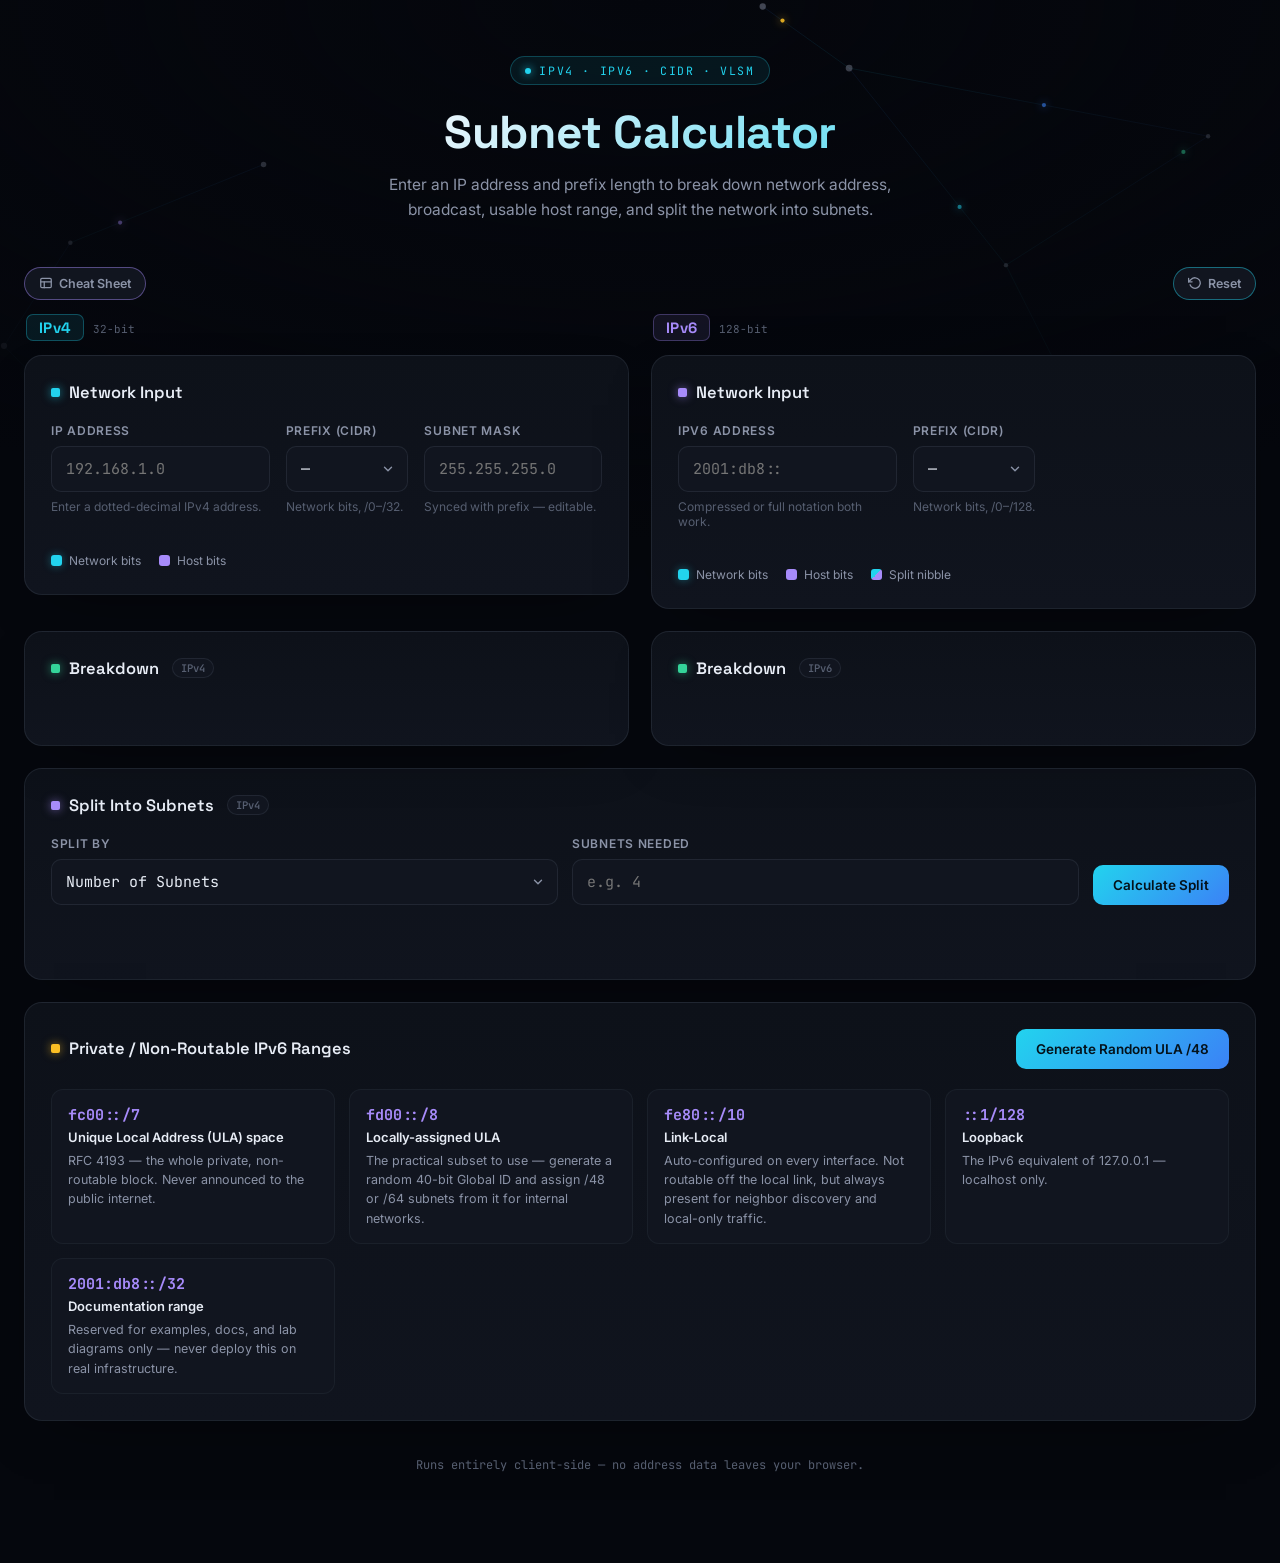
<file: subnet/index.html>
<!DOCTYPE html>
<html lang="en">
<head>
<meta charset="UTF-8">
<meta name="viewport" content="width=device-width, initial-scale=1.0">
<title>Subnet Calculator — IPv4 &amp; CIDR</title>
<meta name="description" content="A self-contained IPv4 subnet calculator. Compute network address, broadcast, usable host range, wildcard mask, and split networks into subnets.">
<link rel="icon" type="image/svg+xml" href="assets/images/favicon.svg">
<link rel="preconnect" href="https://fonts.googleapis.com">
<link rel="preconnect" href="https://fonts.gstatic.com" crossorigin>
<link href="https://fonts.googleapis.com/css2?family=Space+Grotesk:wght@500;600;700&family=Inter:wght@400;500;600&family=JetBrains+Mono:wght@400;500;600;700&display=swap" rel="stylesheet">
<style>
  :root{
    --bg-void:#05070d;
    --bg-panel:#0d1119;
    --bg-panel-2:#10141e;
    --bg-inset:#11151f;
    --border:rgba(148,163,184,0.12);
    --border-soft:rgba(148,163,184,0.07);
    --text-primary:#e7ecf5;
    --text-secondary:#8b93a7;
    --text-dim:#565e70;
    --accent-cyan:#22d3ee;
    --accent-blue:#3b82f6;
    --accent-violet:#a78bfa;
    --accent-green:#34d399;
    --accent-amber:#fbbf24;
    --accent-red:#fb7185;
    --font-display:'Space Grotesk',sans-serif;
    --font-body:'Inter',sans-serif;
    --font-mono:'JetBrains Mono',monospace;
  }

  *{box-sizing:border-box;}
  html,body{margin:0;padding:0;}
  body{
    background:var(--bg-void);
    color:var(--text-primary);
    font-family:var(--font-body);
    min-height:100vh;
    position:relative;
    overflow-x:hidden;
  }

  canvas#netCanvas{
    position:fixed;
    inset:0;
    width:100%;
    height:100%;
    z-index:0;
    display:block;
  }

  .bg-fade{
    position:fixed;
    inset:0;
    z-index:0;
    background:radial-gradient(ellipse 90% 60% at 50% 0%, rgba(5,7,13,0) 0%, rgba(5,7,13,0.55) 55%, var(--bg-void) 100%);
    pointer-events:none;
  }

  .wrap{
    position:relative;
    z-index:1;
    max-width:1440px;
    margin:0 auto;
    padding:56px 24px 90px;
  }

  header.hero{
    text-align:center;
    margin-bottom:44px;
  }
  .eyebrow{
    display:inline-flex;
    align-items:center;
    gap:8px;
    font-family:var(--font-mono);
    font-size:11.5px;
    letter-spacing:0.14em;
    text-transform:uppercase;
    color:var(--accent-cyan);
    background:rgba(34,211,238,0.08);
    border:1px solid rgba(34,211,238,0.25);
    padding:6px 14px;
    border-radius:999px;
    margin-bottom:18px;
  }
  .eyebrow .dot{
    width:6px;height:6px;border-radius:50%;
    background:var(--accent-cyan);
    box-shadow:0 0 8px var(--accent-cyan);
    animation:pulseDot 1.8s ease-in-out infinite;
  }
  @keyframes pulseDot{0%,100%{opacity:1;}50%{opacity:0.35;}}

  h1{
    font-family:var(--font-display);
    font-weight:700;
    font-size:clamp(30px,5vw,46px);
    margin:0 0 12px;
    letter-spacing:-0.01em;
    background:linear-gradient(135deg,#f3f6fc 30%,var(--accent-cyan) 90%);
    -webkit-background-clip:text;
    background-clip:text;
    color:transparent;
  }
  header.hero p{
    color:var(--text-secondary);
    font-size:15.5px;
    max-width:560px;
    margin:0 auto;
    line-height:1.6;
  }

  .panel{
    background:linear-gradient(180deg,var(--bg-panel) 0%, var(--bg-panel-2) 100%);
    border:1px solid var(--border);
    border-radius:18px;
    padding:26px;
    margin-bottom:22px;
    box-shadow:0 20px 60px -30px rgba(0,0,0,0.6);
  }
  .panel-head{
    display:flex;
    align-items:center;
    justify-content:space-between;
    gap:12px;
    margin-bottom:20px;
    flex-wrap:wrap;
  }
  .panel-title{
    font-family:var(--font-display);
    font-weight:600;
    font-size:16.5px;
    display:flex;
    align-items:center;
    gap:9px;
  }
  .panel-title .swatch{
    width:9px;height:9px;border-radius:2px;
    background:var(--accent-cyan);
    box-shadow:0 0 10px rgba(34,211,238,0.6);
  }
  .panel-title-tag{
    font-family:var(--font-mono);
    font-size:10.5px;
    font-weight:600;
    color:var(--text-dim);
    background:var(--bg-inset);
    border:1px solid var(--border);
    padding:2px 8px;
    border-radius:999px;
    margin-left:4px;
  }

  /* --- Dual IPv4 / IPv6 columns --- */
  .dual-grid{
    display:grid;
    grid-template-columns:1fr 1fr;
    gap:22px;
    align-items:start;
  }
  @media (max-width:900px){
    .dual-grid{ grid-template-columns:1fr; }
  }
  #resultsGrid{ margin-top:22px; margin-bottom:22px; }
  #resultsGrid.v4-only .ipv6-col{ display:none; }
  #resultsGrid.v4-only .ipv4-col{ grid-column:1 / -1; }
  #resultsGrid.v6-only .ipv4-col{ display:none; }
  #resultsGrid.v6-only .ipv6-col{ grid-column:1 / -1; }
  #resultsGrid.v4-only .ipv4-col .result-grid,
  #resultsGrid.v6-only .ipv6-col .result-grid{
    grid-template-columns:repeat(auto-fill,minmax(200px,1fr));
  }
  .calc-column .panel{ margin-bottom:22px; }
  .calc-column .panel:last-child{ margin-bottom:0; }
  .col-head{
    display:flex;
    align-items:baseline;
    gap:9px;
    margin-bottom:14px;
    padding-left:2px;
  }
  .col-tag{
    font-family:var(--font-display);
    font-weight:700;
    font-size:15px;
    letter-spacing:0.02em;
    padding:3px 12px;
    border-radius:7px;
  }
  .col-tag.v4{
    color:var(--accent-cyan);
    background:rgba(34,211,238,0.09);
    border:1px solid rgba(34,211,238,0.3);
  }
  .col-tag.v6{
    color:var(--accent-violet);
    background:rgba(167,139,250,0.09);
    border:1px solid rgba(167,139,250,0.3);
  }
  .col-tag-sub{
    font-family:var(--font-mono);
    font-size:11px;
    color:var(--text-dim);
  }
  .input-grid-v6{
    grid-template-columns:2fr 1fr;
  }
  @media (max-width:520px){
    .input-grid-v6{ grid-template-columns:1fr; }
  }

  /* --- Private ranges panel --- */
  .private-grid{
    display:grid;
    grid-template-columns:repeat(auto-fill,minmax(260px,1fr));
    gap:14px;
  }
  .private-card{
    background:var(--bg-inset);
    border:1px solid var(--border-soft);
    border-radius:12px;
    padding:15px 16px;
  }
  .private-card .pc-range{
    font-family:var(--font-mono);
    font-size:15px;
    font-weight:700;
    color:var(--accent-violet);
    margin-bottom:4px;
  }
  .private-card .pc-name{
    font-size:13px;
    font-weight:600;
    color:var(--text-primary);
    margin-bottom:6px;
  }
  .private-card .pc-desc{
    font-size:12.5px;
    color:var(--text-secondary);
    line-height:1.55;
  }


  .input-grid{
    display:grid;
    grid-template-columns:1.6fr 0.9fr 1.3fr;
    gap:16px;
  }
  @media (max-width:680px){
    .input-grid{grid-template-columns:1fr;}
  }
  .field label{
    display:block;
    font-size:12px;
    font-weight:600;
    color:var(--text-secondary);
    text-transform:uppercase;
    letter-spacing:0.06em;
    margin-bottom:8px;
  }
  .field input, .field select{
    width:100%;
    background:var(--bg-inset);
    border:1px solid var(--border);
    color:var(--text-primary);
    font-family:var(--font-mono);
    font-size:15px;
    padding:12px 14px;
    border-radius:10px;
    outline:none;
    transition:border-color .18s ease, box-shadow .18s ease;
  }
  .field input:focus, .field select:focus{
    border-color:var(--accent-cyan);
    box-shadow:0 0 0 3px rgba(34,211,238,0.14);
  }
  .field input.invalid{
    border-color:var(--accent-red);
    box-shadow:0 0 0 3px rgba(251,113,133,0.14);
  }
  .field select{
    appearance:none;
    -webkit-appearance:none;
    background-image:url("data:image/svg+xml,%3Csvg xmlns='http://www.w3.org/2000/svg' width='14' height='14' viewBox='0 0 24 24' fill='none' stroke='%238b93a7' stroke-width='2.4' stroke-linecap='round' stroke-linejoin='round'%3E%3Cpolyline points='6 9 12 15 18 9'%3E%3C/polyline%3E%3C/svg%3E");
    background-repeat:no-repeat;
    background-position:right 12px center;
    padding-right:36px;
    cursor:pointer;
  }
  .hint{
    font-size:12px;
    color:var(--text-dim);
    margin-top:7px;
    min-height:16px;
  }
  .hint.err{ color:var(--accent-red); }

  /* --- Binary visualizer --- */
  .binary-strip{
    display:flex;
    flex-wrap:wrap;
    gap:14px;
    margin-top:22px;
  }
  .octet-block{
    display:flex;
    flex-direction:column;
    gap:6px;
    align-items:center;
  }
  .octet-bits{
    display:flex;
    gap:3px;
    background:var(--bg-inset);
    padding:8px;
    border-radius:8px;
    border:1px solid var(--border-soft);
  }
  .bit{
    width:20px;height:26px;
    display:flex;align-items:center;justify-content:center;
    font-family:var(--font-mono);
    font-size:12px;
    font-weight:600;
    border-radius:4px;
    color:#0a0d14;
    background:var(--accent-violet);
    transition:background .25s ease, box-shadow .25s ease;
  }
  .bit.net{
    background:var(--accent-cyan);
    box-shadow:0 0 10px rgba(34,211,238,0.35);
  }
  .bit.split{
    background:linear-gradient(135deg,var(--accent-cyan) 50%,var(--accent-violet) 50%);
    box-shadow:0 0 10px rgba(167,139,250,0.3);
  }
  .octet-label{
    font-family:var(--font-mono);
    font-size:11px;
    color:var(--text-dim);
  }
  .legend{
    display:flex;
    gap:18px;
    margin-top:16px;
    flex-wrap:wrap;
  }
  .legend-item{
    display:flex;align-items:center;gap:7px;
    font-size:12px;
    color:var(--text-secondary);
  }
  .legend-swatch{
    width:11px;height:11px;border-radius:3px;
  }

  /* --- Results grid --- */
  .result-grid{
    display:grid;
    grid-template-columns:repeat(3,1fr);
    gap:14px;
  }
  @media (max-width:780px){
    .result-grid{grid-template-columns:repeat(2,1fr);}
  }
  @media (max-width:500px){
    .result-grid{grid-template-columns:1fr;}
  }
  .result-card{
    background:var(--bg-inset);
    border:1px solid var(--border-soft);
    border-radius:12px;
    padding:14px 38px 14px 16px;
    height:78px;
    display:flex;
    flex-direction:column;
    justify-content:center;
    gap:5px;
    position:relative;
    overflow:hidden;
    transition:border-color .2s ease;
  }
  .result-card:hover{ border-color:rgba(34,211,238,0.3); }
  .result-card .rc-label{
    font-size:11px;
    text-transform:uppercase;
    letter-spacing:0.06em;
    color:var(--text-dim);
    white-space:nowrap;
    overflow:hidden;
    text-overflow:ellipsis;
  }
  .result-card .rc-value{
    font-family:var(--font-mono);
    font-size:15px;
    font-weight:600;
    color:var(--text-primary);
    white-space:nowrap;
    overflow:hidden;
    text-overflow:ellipsis;
  }
  .result-card .rc-copy{
    position:absolute;
    top:50%; right:12px;
    transform:translateY(-50%);
    background:transparent;
    border:none;
    color:var(--text-dim);
    cursor:pointer;
    padding:4px;
    border-radius:6px;
    display:flex;
    transition:color .18s ease, background .18s ease;
  }
  .result-card .rc-copy:hover{ color:var(--accent-cyan); background:rgba(34,211,238,0.08); }
  .result-card .rc-copy svg{ width:14px; height:14px; }
  .result-card.accent-green .rc-value{ color:var(--accent-green); }
  .result-card.accent-amber .rc-value{ color:var(--accent-amber); }
  .result-card.accent-violet .rc-value{ color:var(--accent-violet); }

  .badge-row{
    display:flex;
    gap:10px;
    flex-wrap:wrap;
    margin-bottom:20px;
  }
  .badge{
    font-family:var(--font-mono);
    font-size:12px;
    font-weight:600;
    padding:6px 13px;
    border-radius:999px;
    border:1px solid;
  }
  .badge.b-cyan{ color:var(--accent-cyan); border-color:rgba(34,211,238,0.35); background:rgba(34,211,238,0.07); }
  .badge.b-violet{ color:var(--accent-violet); border-color:rgba(167,139,250,0.35); background:rgba(167,139,250,0.07); }
  .badge.b-green{ color:var(--accent-green); border-color:rgba(52,211,153,0.35); background:rgba(52,211,153,0.07); }
  .badge.b-amber{ color:var(--accent-amber); border-color:rgba(251,191,36,0.35); background:rgba(251,191,36,0.07); }

  /* --- Split section --- */
  .split-controls{
    display:flex;
    gap:14px;
    flex-wrap:wrap;
    align-items:flex-end;
    margin-bottom:18px;
  }
  .split-controls .field{ min-width:170px; flex:1; }
  .split-btn{
    background:linear-gradient(135deg,var(--accent-cyan),var(--accent-blue));
    color:#04121a;
    font-family:var(--font-body);
    font-weight:600;
    font-size:13.5px;
    border:none;
    padding:12px 20px;
    border-radius:10px;
    cursor:pointer;
    transition:transform .15s ease, box-shadow .15s ease;
    white-space:nowrap;
  }
  .split-btn:hover{ transform:translateY(-1px); box-shadow:0 8px 24px -8px rgba(34,211,238,0.5); }

  .subnet-list{
    display:grid;
    grid-template-columns:repeat(auto-fill,minmax(230px,1fr));
    gap:10px;
    max-height:420px;
    overflow-y:auto;
    padding-right:4px;
  }
  .subnet-list::-webkit-scrollbar{ width:7px; }
  .subnet-list::-webkit-scrollbar-thumb{ background:var(--border); border-radius:6px; }
  .subnet-item{
    background:var(--bg-inset);
    border:1px solid var(--border-soft);
    border-radius:10px;
    padding:11px 13px;
    font-family:var(--font-mono);
    font-size:12.5px;
  }
  .subnet-item .si-index{
    color:var(--text-dim);
    font-size:10.5px;
    margin-bottom:4px;
  }
  .subnet-item .si-net{ color:var(--accent-cyan); font-weight:600; }
  .subnet-item .si-range{ color:var(--text-secondary); margin-top:3px; }
  .split-more{
    text-align:center;
    color:var(--text-dim);
    font-size:12px;
    padding:10px;
    font-family:var(--font-mono);
  }

  /* --- Reset button --- */
  /* --- Toolbar / cheat sheet button --- */
  .toolbar{
    display:flex;
    justify-content:space-between;
    align-items:center;
    margin-bottom:14px;
    gap:10px;
    flex-wrap:wrap;
  }
  .cheat-btn{
    display:inline-flex;
    align-items:center;
    gap:6px;
    background:var(--bg-inset);
    border:1px solid rgba(167,139,250,0.45);
    color:var(--text-secondary);
    font-family:var(--font-body);
    font-weight:600;
    font-size:12.5px;
    padding:8px 14px;
    border-radius:999px;
    cursor:pointer;
    transition:border-color .2s ease, color .2s ease, background .2s ease, box-shadow .2s ease;
  }
  .cheat-btn svg{ width:14px; height:14px; }
  .cheat-btn:hover, .cheat-btn:focus-visible{
    border-color:var(--accent-violet);
    color:var(--accent-violet);
    background:rgba(167,139,250,0.08);
    box-shadow:0 0 0 4px rgba(167,139,250,0.14), 0 0 18px rgba(167,139,250,0.4);
  }

  /* --- Cheat sheet modal --- */
  .modal-backdrop{
    position:fixed;
    inset:0;
    z-index:60;
    background:rgba(5,7,13,0.72);
    backdrop-filter:blur(6px);
    -webkit-backdrop-filter:blur(6px);
    display:flex;
    align-items:center;
    justify-content:center;
    padding:24px;
    opacity:0;
    visibility:hidden;
    transition:opacity .22s ease, visibility 0s linear .22s;
  }
  .modal-backdrop.open{
    opacity:1;
    visibility:visible;
    transition:opacity .22s ease, visibility 0s linear 0s;
  }
  .modal-panel{
    background:linear-gradient(180deg,var(--bg-panel) 0%, var(--bg-panel-2) 100%);
    border:1px solid var(--border);
    border-radius:20px;
    padding:0;
    max-width:520px;
    width:100%;
    max-height:82vh;
    overflow-y:auto;
    box-shadow:0 30px 90px -20px rgba(0,0,0,0.75), 0 0 40px -10px rgba(167,139,250,0.25);
    transform:scale(0.35);
    opacity:0;
    transition:transform 1.4s cubic-bezier(.16,1,.3,1), opacity 1.1s ease;
  }
  .modal-backdrop.open .modal-panel{
    transform:scale(1);
    opacity:1;
  }
  .modal-panel::-webkit-scrollbar{ width:7px; }
  .modal-panel::-webkit-scrollbar-thumb{ background:var(--border); border-radius:6px; }
  .modal-sticky{
    position:sticky;
    top:0;
    z-index:5;
    background:var(--bg-panel);
    padding:26px 28px 0;
    border-bottom:1px solid var(--border);
    box-shadow:0 14px 24px -16px rgba(0,0,0,0.65);
  }
  .modal-head{
    display:flex;
    justify-content:space-between;
    align-items:flex-start;
    gap:14px;
    margin-bottom:14px;
  }
  .modal-title{
    font-family:var(--font-display);
    font-weight:600;
    font-size:18px;
  }
  .modal-sub{
    color:var(--text-secondary);
    font-size:12.5px;
    margin-top:4px;
  }
  .modal-close{
    background:var(--bg-inset);
    border:1px solid var(--border);
    color:var(--text-secondary);
    width:32px; height:32px;
    border-radius:9px;
    display:flex;align-items:center;justify-content:center;
    cursor:pointer;
    flex-shrink:0;
    transition:border-color .18s ease, color .18s ease;
  }
  .modal-close svg{ width:15px; height:15px; }
  .modal-close:hover{ border-color:var(--accent-red); color:var(--accent-red); }

  .cheat-body{ padding:6px 28px 22px; }
  .cheat-row{
    display:flex;
    align-items:center;
    padding:8px 4px;
    border-bottom:1px solid var(--border-soft);
    font-family:var(--font-mono);
    font-size:12.5px;
  }
  .cheat-row:last-child{ border-bottom:none; }
  .cheat-row-head{
    color:var(--text-dim);
    text-transform:uppercase;
    letter-spacing:0.06em;
    font-family:var(--font-body);
    font-weight:600;
    font-size:10.5px;
    border-bottom:none;
    padding:0 4px 12px;
  }
  .cheat-cidr{ width:56px; color:var(--accent-cyan); font-weight:700; flex-shrink:0; }
  .cheat-row-head .cheat-cidr{ color:var(--text-dim); font-weight:600; }
  .cheat-mask{ flex:1; color:var(--text-primary); padding-right:10px; }
  .cheat-hosts{ width:100px; text-align:right; color:var(--text-secondary); flex-shrink:0; }
  .cheat-row.common .cheat-cidr{ color:var(--accent-green); }

  @media (prefers-reduced-motion: reduce){
    .modal-panel{ transition:opacity .15s ease; transform:none !important; }
  }

  .reset-btn{
    display:inline-flex;
    align-items:center;
    gap:6px;
    background:var(--bg-inset);
    border:1px solid rgba(34,211,238,0.45);
    color:var(--text-secondary);
    font-family:var(--font-body);
    font-weight:600;
    font-size:12.5px;
    padding:8px 14px;
    border-radius:999px;
    cursor:pointer;
    transition:border-color .2s ease, color .2s ease, background .2s ease, box-shadow .2s ease;
    animation:resetIdleGlow 2.6s ease-in-out infinite;
  }
  @keyframes resetIdleGlow{
    0%,100%{ box-shadow:0 0 8px rgba(34,211,238,0.18); }
    50%{ box-shadow:0 0 16px rgba(34,211,238,0.4); }
  }
  .reset-btn svg{ width:14px; height:14px; transition:transform .3s ease; }
  .reset-btn:hover, .reset-btn:focus-visible{
    animation-play-state:paused;
    border-color:var(--accent-red);
    color:var(--accent-red);
    background:rgba(251,113,133,0.08);
    box-shadow:0 0 0 4px rgba(251,113,133,0.14), 0 0 18px rgba(251,113,133,0.45);
  }
  .reset-btn:hover svg{ transform:rotate(-70deg); }
  @media (prefers-reduced-motion: reduce){
    .reset-btn{ animation:none; box-shadow:0 0 10px rgba(34,211,238,0.25); }
  }

  footer{
    text-align:center;
    color:var(--text-dim);
    font-size:12px;
    margin-top:36px;
    font-family:var(--font-mono);
  }

  a{ color:var(--accent-cyan); }
</style>
</head>
<body>

<canvas id="netCanvas"></canvas>
<div class="bg-fade"></div>

<div class="wrap">

  <header class="hero">
    <div class="eyebrow"><span class="dot"></span> IPv4 · IPv6 · CIDR · VLSM</div>
    <h1>Subnet Calculator</h1>
    <p>Enter an IP address and prefix length to break down network address, broadcast, usable host range, and split the network into subnets.</p>
  </header>

  <div class="toolbar">
    <button class="cheat-btn" id="cheatBtn" type="button">
      <svg viewBox="0 0 24 24" fill="none" stroke="currentColor" stroke-width="2.2" stroke-linecap="round" stroke-linejoin="round"><rect x="3" y="4" width="18" height="16" rx="2"></rect><path d="M3 10h18"></path><path d="M9 10v10"></path></svg>
      Cheat Sheet
    </button>
    <button class="reset-btn" id="resetBtn" type="button">
      <svg viewBox="0 0 24 24" fill="none" stroke="currentColor" stroke-width="2.2" stroke-linecap="round" stroke-linejoin="round"><polyline points="1 4 1 10 7 10"></polyline><path d="M3.51 15a9 9 0 1 0 2.13-9.36L1 10"></path></svg>
      Reset
    </button>
  </div>

  <div class="modal-backdrop" id="cheatBackdrop">
    <div class="modal-panel" role="dialog" aria-modal="true" aria-labelledby="cheatTitle">
      <div class="modal-sticky">
        <div class="modal-head">
          <div>
            <div id="cheatTitle" class="modal-title">CIDR ↔ Subnet Mask Cheat Sheet</div>
            <div class="modal-sub">Every prefix length, its mask, and usable hosts.</div>
          </div>
          <button class="modal-close" id="cheatClose" type="button" aria-label="Close">
            <svg viewBox="0 0 24 24" fill="none" stroke="currentColor" stroke-width="2.4" stroke-linecap="round" stroke-linejoin="round"><line x1="18" y1="6" x2="6" y2="18"></line><line x1="6" y1="6" x2="18" y2="18"></line></svg>
          </button>
        </div>
        <div class="cheat-row cheat-row-head">
          <span class="cheat-cidr">CIDR</span>
          <span class="cheat-mask">Subnet Mask</span>
          <span class="cheat-hosts">Usable Hosts</span>
        </div>
      </div>
      <div class="cheat-body" id="cheatList"></div>
    </div>
  </div>

  <div class="dual-grid" id="inputsGrid">

    <!-- ===== IPv4 column ===== -->
    <div class="calc-column ipv4-col">
      <div class="col-head">
        <span class="col-tag v4">IPv4</span>
        <span class="col-tag-sub">32-bit</span>
      </div>

      <section class="panel">
        <div class="panel-head">
          <div class="panel-title"><span class="swatch"></span>Network Input</div>
        </div>

        <div class="input-grid">
          <div class="field">
            <label for="ipInput">IP Address</label>
            <input id="ipInput" type="text" inputmode="decimal" autocomplete="off" spellcheck="false" placeholder="192.168.1.0" value="">
            <div class="hint" id="ipHint">Enter a dotted-decimal IPv4 address.</div>
          </div>
          <div class="field">
            <label for="cidrInput">Prefix (CIDR)</label>
            <select id="cidrInput"></select>
            <div class="hint">Network bits, /0–/32.</div>
          </div>
          <div class="field">
            <label for="maskInput">Subnet Mask</label>
            <input id="maskInput" type="text" inputmode="decimal" autocomplete="off" spellcheck="false" placeholder="255.255.255.0">
            <div class="hint">Synced with prefix — editable.</div>
          </div>
        </div>

        <div class="binary-strip" id="binaryStrip"></div>
        <div class="legend">
          <div class="legend-item"><span class="legend-swatch" style="background:var(--accent-cyan);box-shadow:0 0 8px rgba(34,211,238,0.4);"></span>Network bits</div>
          <div class="legend-item"><span class="legend-swatch" style="background:var(--accent-violet);"></span>Host bits</div>
        </div>
      </section>
    </div>

    <!-- ===== IPv6 column ===== -->
    <div class="calc-column ipv6-col">
      <div class="col-head">
        <span class="col-tag v6">IPv6</span>
        <span class="col-tag-sub">128-bit</span>
      </div>

      <section class="panel">
        <div class="panel-head">
          <div class="panel-title"><span class="swatch" style="background:var(--accent-violet);box-shadow:0 0 10px rgba(167,139,250,0.6);"></span>Network Input</div>
        </div>

        <div class="input-grid input-grid-v6">
          <div class="field">
            <label for="ip6Input">IPv6 Address</label>
            <input id="ip6Input" type="text" inputmode="text" autocomplete="off" spellcheck="false" placeholder="2001:db8::" value="">
            <div class="hint" id="ip6Hint">Compressed or full notation both work.</div>
          </div>
          <div class="field">
            <label for="cidr6Input">Prefix (CIDR)</label>
            <select id="cidr6Input"></select>
            <div class="hint">Network bits, /0–/128.</div>
          </div>
        </div>

        <div class="binary-strip" id="binaryStrip6"></div>
        <div class="legend">
          <div class="legend-item"><span class="legend-swatch" style="background:var(--accent-cyan);box-shadow:0 0 8px rgba(34,211,238,0.4);"></span>Network bits</div>
          <div class="legend-item"><span class="legend-swatch" style="background:var(--accent-violet);"></span>Host bits</div>
          <div class="legend-item"><span class="legend-swatch" style="background:linear-gradient(135deg,var(--accent-cyan) 50%,var(--accent-violet) 50%);"></span>Split nibble</div>
        </div>
      </section>
    </div>

  </div>

  <div class="dual-grid" id="resultsGrid">
    <div class="calc-column ipv4-col">
      <section class="panel">
        <div class="panel-head">
          <div class="panel-title"><span class="swatch" style="background:var(--accent-green);box-shadow:0 0 10px rgba(52,211,153,0.6);"></span>Breakdown <span class="panel-title-tag">IPv4</span></div>
        </div>
        <div class="badge-row" id="badgeRow"></div>
        <div class="result-grid" id="resultGrid"></div>
      </section>
    </div>

    <div class="calc-column ipv6-col">
      <section class="panel">
        <div class="panel-head">
          <div class="panel-title"><span class="swatch" style="background:var(--accent-green);box-shadow:0 0 10px rgba(52,211,153,0.6);"></span>Breakdown <span class="panel-title-tag">IPv6</span></div>
        </div>
        <div class="badge-row" id="badgeRow6"></div>
        <div class="result-grid" id="resultGrid6"></div>
      </section>
    </div>
  </div>

  <!-- Split panel -->
  <section class="panel">
    <div class="panel-head">
      <div class="panel-title"><span class="swatch" style="background:var(--accent-violet);box-shadow:0 0 10px rgba(167,139,250,0.6);"></span>Split Into Subnets <span class="panel-title-tag">IPv4</span></div>
    </div>

    <div class="split-controls">
      <div class="field">
        <label for="splitMode">Split By</label>
        <select id="splitMode">
          <option value="count">Number of Subnets</option>
          <option value="hosts">Hosts per Subnet</option>
        </select>
      </div>
      <div class="field">
        <label for="splitValue" id="splitValueLabel">Subnets Needed</label>
        <input id="splitValue" type="number" min="1" placeholder="e.g. 4" value="">
      </div>
      <button class="split-btn" id="splitBtn" type="button">Calculate Split</button>
    </div>

    <div class="hint" id="splitSummary" style="margin-bottom:14px;"></div>
    <div class="subnet-list" id="subnetList"></div>
  </section>

  <!-- Private IPv6 ranges panel -->
  <section class="panel">
    <div class="panel-head">
      <div class="panel-title"><span class="swatch" style="background:var(--accent-amber);box-shadow:0 0 10px rgba(251,191,36,0.6);"></span>Private / Non-Routable IPv6 Ranges</div>
      <button class="split-btn" id="genULABtn" type="button">Generate Random ULA /48</button>
    </div>
    <div class="private-grid" id="privateGrid"></div>
  </section>

  <footer>Runs entirely client-side — no address data leaves your browser.</footer>
</div>

<script>

(function(){
  "use strict";

  /* ---------- IP math helpers ---------- */
  function parseIP(str){
    if(typeof str !== "string") return null;
    const parts = str.trim().split(".");
    if(parts.length !== 4) return null;
    const octs = [];
    for(const p of parts){
      if(!/^\d{1,3}$/.test(p)) return null;
      const n = parseInt(p,10);
      if(n < 0 || n > 255) return null;
      octs.push(n);
    }
    return octs;
  }
  function ipToInt(o){ return ((o[0]<<24) | (o[1]<<16) | (o[2]<<8) | o[3]) >>> 0; }
  function intToIp(n){ return [(n>>>24)&255,(n>>>16)&255,(n>>>8)&255,n&255].join("."); }
  function maskFromPrefix(p){ return p===0 ? 0 : (0xFFFFFFFF << (32-p)) >>> 0; }
  function prefixFromMask(o){
    const n = ipToInt(o);
    let bits = 0, seenZero = false;
    for(let i=31;i>=0;i--){
      const bit = (n >>> i) & 1;
      if(bit === 1){
        if(seenZero) return null; // not contiguous, invalid mask
        bits++;
      } else {
        seenZero = true;
      }
    }
    return bits;
  }
  function fmtInt(n){ return n.toLocaleString("en-US"); }

  function classify(o){
    const first = o[0];
    if(first >= 0 && first <= 127) return "A";
    if(first >= 128 && first <= 191) return "B";
    if(first >= 192 && first <= 223) return "C";
    if(first >= 224 && first <= 239) return "D (Multicast)";
    return "E (Reserved)";
  }

  function addressType(o){
    const n = ipToInt(o);
    const inRange = (base, prefix) => (n & maskFromPrefix(prefix)) === (ipToInt(base) & maskFromPrefix(prefix));
    if(inRange([127,0,0,0],8)) return {label:"Loopback", tone:"amber"};
    if(inRange([169,254,0,0],16)) return {label:"Link-Local (APIPA)", tone:"amber"};
    if(inRange([10,0,0,0],8) || inRange([172,16,0,0],12) || inRange([192,168,0,0],16)) return {label:"Private", tone:"violet"};
    if(inRange([224,0,0,0],4)) return {label:"Multicast", tone:"amber"};
    if(inRange([240,0,0,0],4)) return {label:"Reserved", tone:"amber"};
    return {label:"Public", tone:"green"};
  }

  /* ---------- IPv6 math helpers ---------- */
  function parseIPv6(str){
    if(typeof str !== "string") return null;
    str = str.trim();
    if(str === "" || !/^[0-9a-fA-F:]+$/.test(str)) return null;
    if((str.match(/::/g) || []).length > 1) return null;

    let groups;
    if(str.includes("::")){
      const [left, right] = str.split("::");
      const leftParts = left ? left.split(":") : [];
      const rightParts = right ? right.split(":") : [];
      if(leftParts.some(p => p === "") || rightParts.some(p => p === "")) return null;
      const missing = 8 - (leftParts.length + rightParts.length);
      if(missing < 0) return null;
      const all = [...leftParts, ...new Array(missing).fill("0"), ...rightParts];
      if(all.length !== 8) return null;
      groups = all.map(p => parseInt(p, 16));
    } else {
      const parts = str.split(":");
      if(parts.length !== 8) return null;
      groups = parts.map(p => (/^[0-9a-fA-F]{1,4}$/.test(p) ? parseInt(p, 16) : NaN));
    }
    if(groups.some(g => isNaN(g) || g < 0 || g > 0xffff)) return null;
    return groups;
  }
  function expandIPv6(groups){ return groups.map(g => g.toString(16).padStart(4,"0")).join(":"); }
  function compressIPv6(groups){
    let bestStart = -1, bestLen = 0, curStart = -1, curLen = 0;
    for(let i=0;i<8;i++){
      if(groups[i] === 0){
        if(curStart === -1) curStart = i;
        curLen++;
        if(curLen > bestLen){ bestLen = curLen; bestStart = curStart; }
      } else { curStart = -1; curLen = 0; }
    }
    if(bestLen < 2) return groups.map(g => g.toString(16)).join(":");
    const before = groups.slice(0, bestStart).map(g => g.toString(16));
    const after = groups.slice(bestStart + bestLen).map(g => g.toString(16));
    return before.join(":") + "::" + after.join(":");
  }
  function ipv6ToBigInt(groups){
    let n = 0n;
    for(const g of groups) n = (n << 16n) | BigInt(g);
    return n;
  }
  function bigIntToGroups(n){
    const groups = [];
    for(let i=0;i<8;i++){ groups.unshift(Number(n & 0xffffn)); n >>= 16n; }
    return groups;
  }
  const V6_ONES = (1n << 128n) - 1n;
  function maskFromPrefix128(p){
    if(p <= 0) return 0n;
    if(p >= 128) return V6_ONES;
    return (V6_ONES << BigInt(128 - p)) & V6_ONES;
  }
  function ipv6Type(bigAddr){
    const test = (str, prefix) => (bigAddr & maskFromPrefix128(prefix)) === (ipv6ToBigInt(parseIPv6(str)) & maskFromPrefix128(prefix));
    if(bigAddr === 0n) return {label:"Unspecified", tone:"amber"};
    if(bigAddr === 1n) return {label:"Loopback", tone:"amber"};
    if(test("fe80::",10)) return {label:"Link-Local", tone:"amber"};
    if(test("fc00::",7)) return {label:"Unique Local (ULA) — Private", tone:"violet"};
    if(test("ff00::",8)) return {label:"Multicast", tone:"amber"};
    if(test("2001:db8::",32)) return {label:"Documentation", tone:"amber"};
    if(test("2000::",3)) return {label:"Global Unicast", tone:"green"};
    return {label:"Reserved / Other", tone:"amber"};
  }
  function fmtBig(n){ return n.toLocaleString("en-US"); }
  function ip6ArpaZone(networkGroups, prefix){
    const nibbleCount = Math.max(1, Math.ceil(prefix / 4));
    const allNibbles = expandIPv6(networkGroups).replace(/:/g, "").split("");
    const zoneNibbles = allNibbles.slice(0, nibbleCount).reverse();
    return zoneNibbles.join(".") + ".ip6.arpa.";
  }

  /* ---------- DOM refs ---------- */
  const ipInput = document.getElementById("ipInput");
  const cidrInput = document.getElementById("cidrInput");
  const maskInput = document.getElementById("maskInput");
  const ipHint = document.getElementById("ipHint");
  const binaryStrip = document.getElementById("binaryStrip");
  const badgeRow = document.getElementById("badgeRow");
  const resultGrid = document.getElementById("resultGrid");
  const splitMode = document.getElementById("splitMode");
  const splitValue = document.getElementById("splitValue");
  const splitValueLabel = document.getElementById("splitValueLabel");
  const splitBtn = document.getElementById("splitBtn");
  const splitSummary = document.getElementById("splitSummary");
  const subnetList = document.getElementById("subnetList");
  const resetBtn = document.getElementById("resetBtn");
  const cheatBtn = document.getElementById("cheatBtn");
  const cheatBackdrop = document.getElementById("cheatBackdrop");
  const cheatClose = document.getElementById("cheatClose");
  const cheatList = document.getElementById("cheatList");
  const ip6Input = document.getElementById("ip6Input");
  const cidr6Input = document.getElementById("cidr6Input");
  const ip6Hint = document.getElementById("ip6Hint");
  const binaryStrip6 = document.getElementById("binaryStrip6");
  const badgeRow6 = document.getElementById("badgeRow6");
  const resultGrid6 = document.getElementById("resultGrid6");
  const privateGrid = document.getElementById("privateGrid");
  const genULABtn = document.getElementById("genULABtn");

  const placeholderOpt = document.createElement("option");
  placeholderOpt.value = "";
  placeholderOpt.textContent = "—";
  placeholderOpt.disabled = true;
  placeholderOpt.selected = true;
  cidrInput.appendChild(placeholderOpt);

  for(let i=0;i<=32;i++){
    const opt = document.createElement("option");
    opt.value = i;
    opt.textContent = "/" + i;
    cidrInput.appendChild(opt);
  }

  const placeholderOpt6 = document.createElement("option");
  placeholderOpt6.value = "";
  placeholderOpt6.textContent = "—";
  placeholderOpt6.disabled = true;
  placeholderOpt6.selected = true;
  cidr6Input.appendChild(placeholderOpt6);

  for(let i=0;i<=128;i++){
    const opt = document.createElement("option");
    opt.value = i;
    opt.textContent = "/" + i;
    cidr6Input.appendChild(opt);
  }

  const copyIconSVG = '<svg viewBox="0 0 24 24" fill="none" stroke="currentColor" stroke-width="2.2" stroke-linecap="round" stroke-linejoin="round"><rect x="9" y="9" width="13" height="13" rx="2"></rect><path d="M5 15H4a2 2 0 0 1-2-2V4a2 2 0 0 1 2-2h9a2 2 0 0 1 2 2v1"></path></svg>';
  const checkIconSVG = '<svg viewBox="0 0 24 24" fill="none" stroke="currentColor" stroke-width="2.6" stroke-linecap="round" stroke-linejoin="round"><polyline points="20 6 9 17 4 12"></polyline></svg>';

  let syncing = false;
  let ipv4Ready = false;
  let ipv6Ready = false;
  const resultsGrid = document.getElementById("resultsGrid");
  function updateDualLayout(){
    resultsGrid.classList.remove("v4-only", "v6-only");
    if(ipv4Ready && !ipv6Ready) resultsGrid.classList.add("v4-only");
    else if(ipv6Ready && !ipv4Ready) resultsGrid.classList.add("v6-only");
  }

  function currentState(){
    const ip = parseIP(ipInput.value);
    const prefix = parseInt(cidrInput.value, 10);
    return { ip, prefix };
  }

  function renderBinary(ip, prefix){
    binaryStrip.innerHTML = "";
    ip.forEach((octet, oi) => {
      const block = document.createElement("div");
      block.className = "octet-block";
      const bitsWrap = document.createElement("div");
      bitsWrap.className = "octet-bits";
      for(let b=0;b<8;b++){
        const globalBit = oi*8 + b;
        const bitVal = (octet >> (7-b)) & 1;
        const el = document.createElement("div");
        el.className = "bit" + (globalBit < prefix ? " net" : "");
        el.textContent = bitVal;
        bitsWrap.appendChild(el);
      }
      const label = document.createElement("div");
      label.className = "octet-label";
      label.textContent = "octet " + (oi+1);
      block.appendChild(bitsWrap);
      block.appendChild(label);
      binaryStrip.appendChild(block);
    });
  }

  function renderBinary6(groups, prefix){
    binaryStrip6.innerHTML = "";
    groups.forEach((hextet, gi) => {
      const block = document.createElement("div");
      block.className = "octet-block";
      const bitsWrap = document.createElement("div");
      bitsWrap.className = "octet-bits";
      const hex = hextet.toString(16).padStart(4,"0");
      for(let n=0;n<4;n++){
        const nibbleStart = gi*16 + n*4;
        const nibbleEnd = nibbleStart + 4;
        const el = document.createElement("div");
        let cls = "bit";
        if(nibbleEnd <= prefix) cls += " net";
        else if(nibbleStart >= prefix) cls += "";
        else cls += " split";
        el.className = cls;
        el.textContent = hex[n];
        bitsWrap.appendChild(el);
      }
      const label = document.createElement("div");
      label.className = "octet-label";
      label.textContent = "group " + (gi+1);
      block.appendChild(bitsWrap);
      block.appendChild(label);
      binaryStrip6.appendChild(block);
    });
  }

  function badge(text, tone){
    return `<span class="badge b-${tone}">${text}</span>`;
  }

  function resultCard(label, value, tone){
    const toneClass = tone ? " accent-" + tone : "";
    return `
      <div class="result-card${toneClass}">
        <div class="rc-label">${label}</div>
        <div class="rc-value" title="${value}">${value}</div>
        <button class="rc-copy" data-copy="${value}" title="Copy" type="button">${copyIconSVG}</button>
      </div>`;
  }

  function compute(){
    const ipRaw = ipInput.value.trim();
    const ip = parseIP(ipRaw);
    const prefixRaw = cidrInput.value;
    const hasPrefix = prefixRaw !== "";
    const prefix = hasPrefix ? parseInt(prefixRaw, 10) : NaN;
    const ready = !!ip && hasPrefix;
    ipv4Ready = ready;
    updateDualLayout();

    if(!ready){
      if(ipRaw !== "" && !ip){
        ipInput.classList.add("invalid");
        ipHint.textContent = "Enter a valid IPv4 address, e.g. 192.168.1.0";
        ipHint.classList.add("err");
      } else {
        ipInput.classList.remove("invalid");
        ipHint.textContent = "Enter a dotted-decimal IPv4 address.";
        ipHint.classList.remove("err");
      }
      resultGrid.innerHTML = "";
      badgeRow.innerHTML = "";
      binaryStrip.innerHTML = "";
      if(!syncing) maskInput.value = "";
      return;
    }

    ipInput.classList.remove("invalid");
    ipHint.textContent = "Enter a dotted-decimal IPv4 address.";
    ipHint.classList.remove("err");

    if(!syncing){
      maskInput.value = intToIp(maskFromPrefix(prefix));
    }

    const ipInt = ipToInt(ip);
    const mask = maskFromPrefix(prefix);
    const wildcard = (~mask) >>> 0;
    const network = (ipInt & mask) >>> 0;
    const broadcast = (network | wildcard) >>> 0;
    const totalAddresses = Math.pow(2, 32 - prefix);

    // Gateway is conventionally network+1 — the same address as First Usable
    // Host in the normal case, so it's noted in that card's label rather than
    // shown as its own duplicate card.
    let usable, firstUsable, lastUsable, firstUsableLabel;
    if(prefix === 32){
      usable = 1; firstUsable = network; lastUsable = network;
      firstUsableLabel = "First Usable Host";
    } else if(prefix === 31){
      usable = 2; firstUsable = network; lastUsable = broadcast;
      firstUsableLabel = "First Usable Host";
    } else {
      usable = totalAddresses - 2;
      firstUsable = (network + 1) >>> 0;
      lastUsable = (broadcast - 1) >>> 0;
      firstUsableLabel = "First Usable Host (Gateway)";
    }

    const type = addressType(ip);
    const klass = classify(ip);

    badgeRow.innerHTML =
      badge("Class " + klass, "cyan") +
      badge(type.label, type.tone) +
      badge("/" + prefix, "green") +
      badge(fmtInt(totalAddresses) + " addresses", "amber");

    resultGrid.innerHTML =
      resultCard("Network Address", intToIp(network)) +
      resultCard("Broadcast Address", intToIp(broadcast)) +
      resultCard("Subnet Mask", intToIp(mask)) +
      resultCard("Wildcard Mask", intToIp(wildcard)) +
      resultCard(firstUsableLabel, intToIp(firstUsable), "green") +
      resultCard("Last Usable Host", intToIp(lastUsable), "green") +
      resultCard("Usable Hosts", fmtInt(usable), "amber") +
      resultCard("Total Addresses", fmtInt(totalAddresses)) +
      resultCard("CIDR Notation", intToIp(network) + "/" + prefix, "violet");

    renderBinary(ip, prefix);

    // keep split value label reasonable bounds
    if(splitMode.value === "count"){
      splitValue.min = 1;
    }
  }

  function compute6(){
    const ipRaw = ip6Input.value.trim();
    const groups = parseIPv6(ipRaw);
    const prefixRaw = cidr6Input.value;
    const hasPrefix = prefixRaw !== "";
    const prefix = hasPrefix ? parseInt(prefixRaw, 10) : NaN;
    const ready = !!groups && hasPrefix;
    ipv6Ready = ready;
    updateDualLayout();

    if(!ready){
      if(ipRaw !== "" && !groups){
        ip6Input.classList.add("invalid");
        ip6Hint.textContent = "Enter a valid IPv6 address, e.g. 2001:db8::1";
        ip6Hint.classList.add("err");
      } else {
        ip6Input.classList.remove("invalid");
        ip6Hint.textContent = "Compressed or full notation both work.";
        ip6Hint.classList.remove("err");
      }
      resultGrid6.innerHTML = "";
      badgeRow6.innerHTML = "";
      binaryStrip6.innerHTML = "";
      return;
    }

    ip6Input.classList.remove("invalid");
    ip6Hint.textContent = "Compressed or full notation both work.";
    ip6Hint.classList.remove("err");

    const addrBig = ipv6ToBigInt(groups);
    const mask = maskFromPrefix128(prefix);
    const wildcard = mask ^ V6_ONES;
    const networkBig = addrBig & mask;
    const lastBig = networkBig | wildcard;
    const networkGroups = bigIntToGroups(networkBig);
    const lastGroups = bigIntToGroups(lastBig);
    const totalAddresses = 2n ** BigInt(128 - prefix);
    const type = ipv6Type(addrBig);

    badgeRow6.innerHTML =
      badge(type.label, type.tone) +
      badge("/" + prefix, "green") +
      badge("2^" + (128-prefix) + " addresses", "amber");

    resultGrid6.innerHTML =
      resultCard("Expanded Address", expandIPv6(groups)) +
      resultCard("Compressed Address", compressIPv6(groups)) +
      resultCard("Network Prefix", compressIPv6(networkGroups) + "/" + prefix, "violet") +
      resultCard("First Address", compressIPv6(networkGroups), "green") +
      resultCard("Last Address", compressIPv6(lastGroups), "green") +
      resultCard("Host Bits", fmtInt(128 - prefix), "amber") +
      resultCard("Total Addresses", fmtBig(totalAddresses) + " (2^" + (128-prefix) + ")") +
      resultCard("CIDR Notation", compressIPv6(groups) + "/" + prefix, "violet") +
      resultCard("Reverse DNS Zone", ip6ArpaZone(networkGroups, prefix), "violet");

    renderBinary6(groups, prefix);
  }

  /* ---------- Private IPv6 ranges ---------- */
  const PRIVATE_V6_RANGES = [
    { range:"fc00::/7", name:"Unique Local Address (ULA) space", desc:"RFC 4193 — the whole private, non-routable block. Never announced to the public internet." },
    { range:"fd00::/8", name:"Locally-assigned ULA", desc:"The practical subset to use — generate a random 40-bit Global ID and assign /48 or /64 subnets from it for internal networks." },
    { range:"fe80::/10", name:"Link-Local", desc:"Auto-configured on every interface. Not routable off the local link, but always present for neighbor discovery and local-only traffic." },
    { range:"::1/128", name:"Loopback", desc:"The IPv6 equivalent of 127.0.0.1 — localhost only." },
    { range:"2001:db8::/32", name:"Documentation range", desc:"Reserved for examples, docs, and lab diagrams only — never deploy this on real infrastructure." }
  ];
  function renderPrivateRanges(){
    privateGrid.innerHTML = PRIVATE_V6_RANGES.map(r => `
      <div class="private-card">
        <div class="pc-range">${r.range}</div>
        <div class="pc-name">${r.name}</div>
        <div class="pc-desc">${r.desc}</div>
      </div>`).join("");
  }
  renderPrivateRanges();

  genULABtn.addEventListener("click", () => {
    const bytes = new Uint8Array(5);
    (window.crypto || window.msCrypto).getRandomValues(bytes);
    const hex = Array.from(bytes).map(b => b.toString(16).padStart(2,"0")).join("");
    const ula = `fd${hex.slice(0,2)}:${hex.slice(2,6)}:${hex.slice(6,10)}::`;
    ip6Input.value = ula;
    cidr6Input.value = 48;
    compute6();
    ip6Input.scrollIntoView({ behavior: "smooth", block: "center" });
    ip6Input.focus();
  });

  /* ---------- Input wiring ---------- */
  ipInput.addEventListener("input", compute);

  cidrInput.addEventListener("change", () => { syncing = false; compute(); });

  ip6Input.addEventListener("input", compute6);
  cidr6Input.addEventListener("change", compute6);

  maskInput.addEventListener("input", () => {
    const o = parseIP(maskInput.value);
    if(o){
      const p = prefixFromMask(o);
      if(p !== null){
        syncing = true;
        cidrInput.value = p;
        compute();
        syncing = false;
        return;
      }
    }
  });

  function wireCopyButtons(container){
    container.addEventListener("click", (e) => {
      const btn = e.target.closest(".rc-copy");
      if(!btn) return;
      const val = btn.dataset.copy;
      navigator.clipboard?.writeText(val).then(() => {
        const original = btn.innerHTML;
        btn.innerHTML = checkIconSVG;
        btn.style.color = "var(--accent-green)";
        setTimeout(() => { btn.innerHTML = original; btn.style.color = ""; }, 1200);
      }).catch(()=>{});
    });
  }
  wireCopyButtons(resultGrid);
  wireCopyButtons(resultGrid6);

  /* ---------- Cheat sheet modal ---------- */
  const COMMON_PREFIXES = new Set([8,16,20,22,24,25,26,27,28,29,30]);

  function buildCheatSheet(){
    let html = "";
    for(let p=0; p<=32; p++){
      const mask = intToIp(maskFromPrefix(p));
      let hosts;
      if(p === 32) hosts = "1 (host)";
      else if(p === 31) hosts = "2 (P2P)";
      else hosts = fmtInt(Math.pow(2, 32-p) - 2);
      const commonClass = COMMON_PREFIXES.has(p) ? " common" : "";
      html += `
        <div class="cheat-row${commonClass}">
          <span class="cheat-cidr">/${p}</span>
          <span class="cheat-mask">${mask}</span>
          <span class="cheat-hosts">${hosts}</span>
        </div>`;
    }
    cheatList.innerHTML = html;
  }
  buildCheatSheet();

  function openCheatSheet(){
    cheatBackdrop.classList.add("open");
    document.body.style.overflow = "hidden";
  }
  function closeCheatSheet(){
    cheatBackdrop.classList.remove("open");
    document.body.style.overflow = "";
  }
  cheatBtn.addEventListener("click", openCheatSheet);
  cheatClose.addEventListener("click", closeCheatSheet);
  cheatBackdrop.addEventListener("click", (e) => {
    if(e.target === cheatBackdrop) closeCheatSheet();
  });
  document.addEventListener("keydown", (e) => {
    if(e.key === "Escape" && cheatBackdrop.classList.contains("open")) closeCheatSheet();
  });

  resetBtn.addEventListener("click", () => {
    ipInput.value = "";
    cidrInput.value = "";
    maskInput.value = "";
    compute();
    subnetList.innerHTML = "";
    splitSummary.textContent = "";
    splitValue.value = "";
    splitMode.value = "count";
    splitValueLabel.textContent = "Subnets Needed";

    ip6Input.value = "";
    cidr6Input.value = "";
    compute6();
  });

  /* ---------- Split logic ---------- */
  splitMode.addEventListener("change", () => {
    splitValueLabel.textContent = splitMode.value === "count" ? "Subnets Needed" : "Hosts Needed per Subnet";
  });

  splitBtn.addEventListener("click", () => {
    const { ip, prefix } = currentState();
    if(!ip || isNaN(prefix)){ splitSummary.textContent = "Enter a valid IP address and prefix above first."; subnetList.innerHTML = ""; return; }

    const val = parseInt(splitValue.value, 10);
    if(!val || val < 1){ splitSummary.textContent = "Enter a positive number."; subnetList.innerHTML = ""; return; }

    const mask = maskFromPrefix(prefix);
    const network = (ipToInt(ip) & mask) >>> 0;

    let newPrefix;
    if(splitMode.value === "count"){
      const subnetBits = Math.ceil(Math.log2(Math.max(val,1)));
      newPrefix = prefix + subnetBits;
    } else {
      const hostBitsNeeded = Math.ceil(Math.log2(val + 2));
      newPrefix = 32 - hostBitsNeeded;
    }

    if(newPrefix > 32 || newPrefix < prefix){
      splitSummary.textContent = "That request doesn't fit inside a /" + prefix + " network.";
      subnetList.innerHTML = "";
      return;
    }

    const blockSize = Math.pow(2, 32 - newPrefix);
    const numSubnets = Math.pow(2, newPrefix - prefix);
    const hostsPer = newPrefix === 32 ? 1 : (newPrefix === 31 ? 2 : blockSize - 2);

    splitSummary.textContent =
      `${fmtInt(numSubnets)} subnet${numSubnets===1?"":"s"} of /${newPrefix}, ${fmtInt(hostsPer)} usable host${hostsPer===1?"":"s"} each.`;

    const CAP = 300;
    const shown = Math.min(numSubnets, CAP);
    let html = "";
    for(let i=0;i<shown;i++){
      const subNet = (network + i*blockSize) >>> 0;
      const subBroadcast = (subNet + blockSize - 1) >>> 0;
      const first = newPrefix >= 31 ? subNet : (subNet+1)>>>0;
      const last = newPrefix >= 31 ? subBroadcast : (subBroadcast-1)>>>0;
      const gw = newPrefix >= 31 ? null : first;
      html += `
        <div class="subnet-item">
          <div class="si-index">Subnet ${i+1}</div>
          <div class="si-net">${intToIp(subNet)}/${newPrefix}</div>
          ${gw ? `<div class="si-range">GW ${intToIp(gw)}</div>` : ""}
          <div class="si-range">${intToIp(first)} – ${intToIp(last)}</div>
        </div>`;
    }
    if(numSubnets > CAP){
      html += `<div class="split-more">+ ${fmtInt(numSubnets - CAP)} more subnets not shown</div>`;
    }
    subnetList.innerHTML = html;
  });

  compute();
  compute6();

  /* ---------- Background: network / packet-flow canvas ---------- */
  const canvas = document.getElementById("netCanvas");
  const ctx = canvas.getContext("2d");
  const reduceMotion = window.matchMedia("(prefers-reduced-motion: reduce)").matches;

  let w, h, dpr;
  function resize(){
    dpr = Math.min(window.devicePixelRatio || 1, 2);
    w = window.innerWidth; h = window.innerHeight;
    canvas.width = w * dpr; canvas.height = h * dpr;
    canvas.style.width = w+"px"; canvas.style.height = h+"px";
    ctx.setTransform(dpr,0,0,dpr,0,0);
  }
  resize();
  window.addEventListener("resize", resize);

  const NODE_COUNT = Math.max(10, Math.min(20, Math.floor(w/110)));
  const nodes = [];
  for(let i=0;i<NODE_COUNT;i++){
    nodes.push({
      x: Math.random()*w,
      y: Math.random()*h,
      vx: (Math.random()-0.5)*0.15,
      vy: (Math.random()-0.5)*0.15,
      r: 2 + Math.random()*1.8
    });
  }

  // build a sparse set of edges (each node connects to 1-2 nearest neighbors)
  function buildEdges(){
    const edges = [];
    nodes.forEach((n, i) => {
      const dists = nodes.map((m,j)=>({j, d: j===i?Infinity:Math.hypot(n.x-m.x,n.y-m.y)}))
                          .sort((a,b)=>a.d-b.d);
      const linkCount = 1 + Math.floor(Math.random()*2);
      for(let k=0;k<linkCount;k++){
        const j = dists[k].j;
        if(j===undefined) continue;
        const key = i<j ? i+"-"+j : j+"-"+i;
        if(!edges.some(e=>e.key===key)) edges.push({key, a:i, b:j});
      }
    });
    return edges;
  }
  let edges = buildEdges();
  let edgeRebuildTimer = 0;

  const mouse = { x: 0, y: 0, active: false };
  const MOUSE_RADIUS = 150;
  const pulses = [];

  function setMouse(clientX, clientY){
    mouse.x = clientX; mouse.y = clientY; mouse.active = true;
  }
  window.addEventListener("mousemove", (e) => setMouse(e.clientX, e.clientY));
  window.addEventListener("mouseleave", () => { mouse.active = false; });
  window.addEventListener("touchmove", (e) => {
    if(e.touches && e.touches[0]) setMouse(e.touches[0].clientX, e.touches[0].clientY);
  }, { passive: true });
  window.addEventListener("touchend", () => { mouse.active = false; });

  function spawnPulse(x, y){
    pulses.push({ x, y, r: 2, alpha: 0.55 });
  }
  window.addEventListener("click", (e) => spawnPulse(e.clientX, e.clientY));
  window.addEventListener("touchstart", (e) => {
    if(e.touches && e.touches[0]) spawnPulse(e.touches[0].clientX, e.touches[0].clientY);
  }, { passive: true });

  const colors = ["#22d3ee","#3b82f6","#a78bfa","#34d399","#fbbf24"];
  const packets = edges.map(e => ({
    edge: e,
    t: Math.random(),
    speed: 0.0025 + Math.random()*0.004,
    color: colors[Math.floor(Math.random()*colors.length)]
  }));

  function step(){
    ctx.clearRect(0,0,w,h);

    // move nodes gently, drifting away from the cursor when it's nearby
    nodes.forEach(n => {
      if(mouse.active && !reduceMotion){
        const dx = n.x - mouse.x, dy = n.y - mouse.y;
        const dist = Math.hypot(dx, dy);
        if(dist < MOUSE_RADIUS && dist > 0.01){
          const force = (1 - dist / MOUSE_RADIUS) * 1.8;
          n.x += (dx / dist) * force;
          n.y += (dy / dist) * force;
        }
      }
      n.x += n.vx; n.y += n.vy;
      if(n.x < 0 || n.x > w) n.vx *= -1;
      if(n.y < 0 || n.y > h) n.vy *= -1;
    });

    // draw edges
    ctx.lineWidth = 1;
    edges.forEach(e => {
      const a = nodes[e.a], b = nodes[e.b];
      const grad = ctx.createLinearGradient(a.x,a.y,b.x,b.y);
      grad.addColorStop(0,"rgba(59,130,246,0.10)");
      grad.addColorStop(1,"rgba(34,211,238,0.10)");
      ctx.strokeStyle = grad;
      ctx.beginPath();
      ctx.moveTo(a.x,a.y);
      ctx.lineTo(b.x,b.y);
      ctx.stroke();
    });

    // draw nodes
    nodes.forEach(n => {
      ctx.beginPath();
      ctx.fillStyle = "rgba(139,147,167,0.5)";
      ctx.arc(n.x,n.y,n.r,0,Math.PI*2);
      ctx.fill();
    });

    // draw traveling packets
    if(!reduceMotion){
      packets.forEach(p => {
        p.t += p.speed;
        if(p.t > 1){ p.t = 0; p.color = colors[Math.floor(Math.random()*colors.length)]; }
        const a = nodes[p.edge.a], b = nodes[p.edge.b];
        const x = a.x + (b.x-a.x)*p.t;
        const y = a.y + (b.y-a.y)*p.t;
        ctx.beginPath();
        ctx.fillStyle = p.color;
        ctx.shadowColor = p.color;
        ctx.shadowBlur = 8;
        ctx.arc(x,y,2.1,0,Math.PI*2);
        ctx.fill();
        ctx.shadowBlur = 0;
      });
    }

    // cursor: thin links to nearby nodes + a glowing dot
    if(mouse.active && !reduceMotion){
      nodes.forEach(n => {
        const dist = Math.hypot(n.x - mouse.x, n.y - mouse.y);
        if(dist < MOUSE_RADIUS){
          ctx.strokeStyle = `rgba(167,139,250,${(1 - dist / MOUSE_RADIUS) * 0.4})`;
          ctx.lineWidth = 1;
          ctx.beginPath();
          ctx.moveTo(mouse.x, mouse.y);
          ctx.lineTo(n.x, n.y);
          ctx.stroke();
        }
      });
      ctx.beginPath();
      ctx.fillStyle = "#22d3ee";
      ctx.shadowColor = "#22d3ee";
      ctx.shadowBlur = 14;
      ctx.arc(mouse.x, mouse.y, 3.4, 0, Math.PI*2);
      ctx.fill();
      ctx.shadowBlur = 0;
    }

    // click / tap pings
    for(let i = pulses.length - 1; i >= 0; i--){
      const p = pulses[i];
      ctx.beginPath();
      ctx.strokeStyle = `rgba(34,211,238,${p.alpha})`;
      ctx.lineWidth = 1.6;
      ctx.arc(p.x, p.y, p.r, 0, Math.PI*2);
      ctx.stroke();
      p.r += 2.6;
      p.alpha -= 0.014;
      if(p.alpha <= 0) pulses.splice(i, 1);
    }

    edgeRebuildTimer++;
    if(edgeRebuildTimer > 600){
      edgeRebuildTimer = 0;
      edges = buildEdges();
      packets.length = 0;
      edges.forEach(e => packets.push({
        edge: e, t: Math.random(),
        speed: 0.0025 + Math.random()*0.004,
        color: colors[Math.floor(Math.random()*colors.length)]
      }));
    }

    requestAnimationFrame(step);
  }
  step();

})();
</script>
</body>
</html>
</file>
<file: assets/css/portal-theme.css>
:root {
    --bg: #F5F7FA;
    --bg-soft: #ECEFF4;
    --surface: #FFFFFF;
    --border: #E1E5EC;
    --ink: #0B1220;
    --text: #171B24;
    --text-muted: #5B6472;
    --accent: #2F6FED;
    --accent-ink: #FFFFFF;
    --accent-2: #0FA36B;
    --shadow: rgba(16, 24, 40, 0.08);
    --shadow-strong: rgba(16, 24, 40, 0.14);
    --canvas-line: rgba(47, 111, 237, 0.22);
    --canvas-dot: rgba(47, 111, 237, 0.55);
    color-scheme: light;
  }

  html[data-theme="dark"] {
    --bg: #0A0E16;
    --bg-soft: #0E1420;
    --surface: #121826;
    --border: #212A3C;
    --ink: #0B1220;
    --text: #E8EAF0;
    --text-muted: #8993A6;
    --accent: #5B8DFF;
    --accent-ink: #0A0E16;
    --accent-2: #2FE3B0;
    --shadow: rgba(0, 0, 0, 0.45);
    --shadow-strong: rgba(0, 0, 0, 0.6);
    --canvas-line: rgba(91, 141, 255, 0.22);
    --canvas-dot: rgba(91, 141, 255, 0.6);
    color-scheme: dark;
  }

  * { box-sizing: border-box; }

  html, body {
    margin: 0;
    padding: 0;
    background: var(--bg);
    color: var(--text);
    font-family: 'Inter', system-ui, sans-serif;
    -webkit-font-smoothing: antialiased;
    transition: background-color 0.25s ease, color 0.25s ease;
  }

  a { color: inherit; }

  ::selection { background: var(--accent); color: var(--accent-ink); }

  :focus-visible {
    outline: 2px solid var(--accent);
    outline-offset: 3px;
  }

  .wrap {
    max-width: 1120px;
    margin: 0 auto;
    padding: 0 28px;
  }

  /* ---------- header ---------- */

  header {
    padding: 26px 0 10px;
  }

  header .wrap {
    display: flex;
    align-items: center;
    justify-content: space-between;
    gap: 16px;
  }

  .brand {
    display: flex;
    align-items: center;
    gap: 12px;
  }

  .logo-mark {
    display: inline-flex;
    align-items: center;
  }

  .logo-mark img {
    display: none;
    height: 40px;
    width: auto;
  }

  .logo-mark img.logo-light { display: block; }
  html[data-theme="dark"] .logo-mark img.logo-light { display: none; }
  html[data-theme="dark"] .logo-mark img.logo-dark { display: block; }

  .brand-text {
    display: flex;
    flex-direction: column;
    line-height: 1.15;
  }

  .brand-text strong {
    font-family: 'Space Grotesk', sans-serif;
    font-size: 15px;
    font-weight: 600;
    letter-spacing: 0.01em;
  }

  .brand-text span {
    font-family: 'JetBrains Mono', monospace;
    font-size: 11px;
    letter-spacing: 0.08em;
    color: var(--text-muted);
    text-transform: uppercase;
  }

  .theme-toggle {
    width: 40px;
    height: 40px;
    border-radius: 50%;
    border: 1px solid var(--border);
    background: var(--surface);
    color: var(--text);
    display: flex;
    align-items: center;
    justify-content: center;
    cursor: pointer;
    box-shadow: 0 2px 8px var(--shadow);
    transition: background-color 0.2s ease, border-color 0.2s ease, transform 0.15s ease;
  }

  .theme-toggle:hover { transform: scale(1.06); }
  .theme-toggle svg { width: 18px; height: 18px; }
  html[data-theme="dark"] .theme-toggle .icon-moon { display: none; }
  html:not([data-theme="dark"]) .theme-toggle .icon-sun { display: none; }

  /* ---------- hero ---------- */

  .hero {
    position: relative;
    padding: 72px 0 56px;
    overflow: hidden;
  }

  .hero canvas {
    position: absolute;
    inset: 0;
    width: 100%;
    height: 100%;
    pointer-events: none;
    mask-image: linear-gradient(to bottom, black 0%, black 60%, transparent 100%);
  }

  .hero-inner {
    position: relative;
    z-index: 1;
    max-width: 640px;
  }

  .status-pill {
    display: inline-flex;
    align-items: center;
    gap: 8px;
    padding: 6px 14px 6px 10px;
    border-radius: 999px;
    background: var(--surface);
    border: 1px solid var(--border);
    font-family: 'JetBrains Mono', monospace;
    font-size: 11.5px;
    letter-spacing: 0.06em;
    color: var(--text-muted);
    text-transform: uppercase;
    margin-bottom: 26px;
  }

  .status-dot {
    width: 7px;
    height: 7px;
    border-radius: 50%;
    background: var(--accent-2);
    box-shadow: 0 0 0 0 rgba(15, 163, 107, 0.5);
    animation: pulse 2.2s infinite;
  }

  @keyframes pulse {
    0%   { box-shadow: 0 0 0 0 rgba(15, 163, 107, 0.45); }
    70%  { box-shadow: 0 0 0 7px rgba(15, 163, 107, 0); }
    100% { box-shadow: 0 0 0 0 rgba(15, 163, 107, 0); }
  }

  @media (prefers-reduced-motion: reduce) {
    .status-dot { animation: none; }
  }

  h1 {
    font-family: 'Space Grotesk', sans-serif;
    font-weight: 600;
    font-size: clamp(2.1rem, 4.6vw, 3.3rem);
    line-height: 1.08;
    letter-spacing: -0.01em;
    margin: 0 0 16px;
  }

  .hero p {
    font-size: 1.05rem;
    line-height: 1.6;
    color: var(--text-muted);
    margin: 0;
    max-width: 46ch;
  }

  /* ---------- options ---------- */

  .options {
    padding: 8px 0 64px;
  }

  .option-grid {
    display: grid;
    grid-template-columns: repeat(3, 1fr);
    gap: 20px;
  }

  @media (max-width: 900px) {
    .option-grid { grid-template-columns: 1fr 1fr; }
  }

  @media (max-width: 640px) {
    .option-grid { grid-template-columns: 1fr; }
  }

  .card {
    position: relative;
    background: var(--surface);
    border: 1px solid var(--border);
    border-radius: 18px;
    padding: 28px 26px 26px;
    box-shadow: 0 1px 2px var(--shadow);
    transition: transform 0.2s ease, box-shadow 0.2s ease, border-color 0.2s ease;
    display: flex;
    flex-direction: column;
  }

  .card:hover {
    transform: translateY(-3px);
    box-shadow: 0 16px 32px var(--shadow-strong);
    border-color: color-mix(in srgb, var(--accent) 35%, var(--border));
  }

  .card-icon {
    width: 46px;
    height: 46px;
    border-radius: 12px;
    display: flex;
    align-items: center;
    justify-content: center;
    background: color-mix(in srgb, var(--accent) 14%, transparent);
    color: var(--accent);
    margin-bottom: 18px;
  }

  .card-icon svg { width: 24px; height: 24px; }

  .card h3 {
    font-family: 'Space Grotesk', sans-serif;
    font-size: 1.22rem;
    font-weight: 600;
    margin: 0 0 8px;
  }

  .card p {
    font-size: 0.94rem;
    line-height: 1.55;
    color: var(--text-muted);
    margin: 0 0 18px;
  }

  .card-meta {
    font-family: 'JetBrains Mono', monospace;
    font-size: 10.5px;
    letter-spacing: 0.06em;
    text-transform: uppercase;
    color: var(--text-muted);
    padding-top: 14px;
    margin-top: auto;
    border-top: 1px dashed var(--border);
    display: flex;
    justify-content: space-between;
    margin-bottom: 18px;
  }

  .btn {
    display: inline-flex;
    align-items: center;
    justify-content: center;
    gap: 8px;
    padding: 12px 18px;
    border-radius: 10px;
    background: var(--accent);
    color: var(--accent-ink);
    font-family: 'Inter', sans-serif;
    font-weight: 600;
    font-size: 0.94rem;
    text-decoration: none;
    border: none;
    cursor: pointer;
    transition: filter 0.15s ease, transform 0.15s ease;
  }

  .btn:hover { filter: brightness(1.08); transform: translateX(1px); }
  .btn svg { width: 16px; height: 16px; transition: transform 0.15s ease; }
  .btn:hover svg { transform: translateX(2px); }

  .note {
    font-size: 0.85rem;
    color: var(--text-muted);
    margin-top: 22px;
  }

  .note strong { color: var(--text); font-weight: 600; }

  /* ---------- footer ---------- */

  footer {
    border-top: 1px solid var(--border);
    padding: 26px 0;
  }

  footer .wrap {
    display: flex;
    align-items: center;
    justify-content: space-between;
    gap: 12px;
    flex-wrap: wrap;
  }

  footer .logo-mark img { height: 24px; }

  footer .copy {
    font-size: 12.5px;
    color: var(--text-muted);
  }
</file>
<file: old_site/assets/css/templatemo-breezed.css>
/*

Breezed Template

https://templatemo.com/tm-543-breezed

*/

/* ---------------------------------------------
Table of contents
------------------------------------------------
01. font & reset css
02. reset
03. global styles
04. header
05. banner
06. features
07. testimonials
08. contact
09. footer
10. preloader
11. search
12. portfolio

--------------------------------------------- */
/* 
---------------------------------------------
font & reset css
--------------------------------------------- 
*/
@import url("https://fonts.googleapis.com/css?family=Poppins:100,200,300,400,500,600,700,800,900");
/* 
---------------------------------------------
reset
--------------------------------------------- 
*/
html, body, div, span, applet, object, iframe, h1, h2, h3, h4, h5, h6, p, blockquote, div
pre, a, abbr, acronym, address, big, cite, code, del, dfn, em, font, img, ins, kbd, q,
s, samp, small, strike, strong, sub, sup, tt, var, b, u, i, center, dl, dt, dd, ol, ul, li,
figure, header, nav, section, article, aside, footer, figcaption {
  margin: 0;
  padding: 0;
  border: 0;
  outline: 0;
}

.clearfix:after {
  content: ".";
  display: block;
  clear: both;
  visibility: hidden;
  line-height: 0;
  height: 0;
}

.clearfix {
  display: inline-block;
}

html[xmlns] .clearfix {
  display: block;
}

* html .clearfix {
  height: 1%;
}

ul, li {
  padding: 0;
  margin: 0;
  list-style: none;
}

header, nav, section, article, aside, footer, hgroup {
  display: block;
}

* {
  box-sizing: border-box;
}

html, body {
  font-family: 'Raleway', sans-serif;
  font-weight: 400;
  background-color: #fff;
  font-size: 16px;
  -ms-text-size-adjust: 100%;
  -webkit-font-smoothing: antialiased;
  -moz-osx-font-smoothing: grayscale;
}

a {
  text-decoration: none !important;
}

h1, h2, h3, h4, h5, h6 {
  margin-top: 0px;
  margin-bottom: 0px;
}

ul {
  margin-bottom: 0px;
}

p {
  font-size: 14px;
  line-height: 25px;
  color: #777;
}

/* 
---------------------------------------------
global styles
--------------------------------------------- 
*/
html,
body {
  background: #fff;
  font-family: 'Raleway', sans-serif;
}

::selection {
  background: #5fb759;
  color: #fff;
}

::-moz-selection {
  background: #5fb759;
  color: #fff;
}

@media (max-width: 991px) {
  html, body {
    overflow-x: hidden;
  }
  .mobile-top-fix {
    margin-top: 30px;
    margin-bottom: 0px;
  }
  .mobile-bottom-fix {
    margin-bottom: 30px;
  }
  .mobile-bottom-fix-big {
    margin-bottom: 60px;
  }
}

a.main-stroked-button {
  font-size: 13px;
  border-radius: 25px;
  padding: 11px 25px;
  background-color: transparent;
  border: 2px solid #fff;
  text-transform: uppercase;
  color: #fff;
  font-weight: 600;
  letter-spacing: 1px;
  -webkit-transition: all 0.3s ease 0s;
  -moz-transition: all 0.3s ease 0s;
  -o-transition: all 0.3s ease 0s;
  transition: all 0.3s ease 0s;
}

a.main-stroked-button:hover {
  background-color: #fff;
  color: #5fb759;
}

a.main-filled-button {
  font-size: 13px;
  border-radius: 25px;
  padding: 13px 25px;
  background-color: #fff;
  text-transform: uppercase;
  color: #5fb759;
  font-weight: 600;
  letter-spacing: 1px;
  -webkit-transition: all 0.3s ease 0s;
  -moz-transition: all 0.3s ease 0s;
  -o-transition: all 0.3s ease 0s;
  transition: all 0.3s ease 0s;
}

a.main-filled-button:hover {
  color: #fff;
  background-color: #5fb759;
}

a.main-button-icon {
  font-size: 13px;
  border-radius: 25px;
  padding: 13px 25px;
  background-color: #5fb759;
  text-transform: uppercase;
  color: #fff;
  font-weight: 600;
  letter-spacing: 1px;
  -webkit-transition: all 0.3s ease 0s;
  -moz-transition: all 0.3s ease 0s;
  -o-transition: all 0.3s ease 0s;
  transition: all 0.3s ease 0s;
}

a.main-button-icon i {
  margin-left: 5px;
  -webkit-transition: all 0.3s ease-in-out 0s;
  -moz-transition: all 0.3s ease-in-out 0s;
  -o-transition: all 0.3s ease-in-out 0s;
  transition: all 0.3s ease-in-out 0s;
}

a.main-button-icon:hover i {
  padding-left: 5px;
}

button.main-button {
  outline: none;
  border: none;
  cursor: pointer;
  font-size: 13px;
  border-radius: 25px;
  padding: 10px 25px;
  background-color: #fff;
  text-transform: uppercase;
  color: #5fb759;
  font-weight: 600;
  letter-spacing: 1px;
  -webkit-transition: all 0.3s ease 0s;
  -moz-transition: all 0.3s ease 0s;
  -o-transition: all 0.3s ease 0s;
  transition: all 0.3s ease 0s;
}

button.main-button:hover {
  color: #fff;
  background-color: #5fb759;
}

button.main-button-icon {
  border: none;
  outline: none;
  font-size: 13px;
  border-radius: 25px;
  padding: 13px 25px;
  background-color: #5fb759;
  text-transform: uppercase;
  color: #fff;
  font-weight: 600;
  letter-spacing: 1px;
  -webkit-transition: all 0.3s ease 0s;
  -moz-transition: all 0.3s ease 0s;
  -o-transition: all 0.3s ease 0s;
  transition: all 0.3s ease 0s;
}

button.main-button-icon i {
  margin-left: 5px;
  -webkit-transition: all 0.3s ease-in-out 0s;
  -moz-transition: all 0.3s ease-in-out 0s;
  -o-transition: all 0.3s ease-in-out 0s;
  transition: all 0.3s ease-in-out 0s;
}

button.main-button-icon:hover i {
  padding-left: 5px;
}

a.text-button-icon {
  text-transform: uppercase;
  color: #1e1e1e;
  font-size: 13px;
  font-weight: 600;
  letter-spacing: 1px;
  -webkit-transition: all 0.3s ease 0s;
  -moz-transition: all 0.3s ease 0s;
  -o-transition: all 0.3s ease 0s;
  transition: all 0.3s ease 0s;
}

a.text-button-icon i {
  margin-left: 5px;
  -webkit-transition: all 0.3s ease-in-out 0s;
  -moz-transition: all 0.3s ease-in-out 0s;
  -o-transition: all 0.3s ease-in-out 0s;
  transition: all 0.3s ease-in-out 0s;
}

a.text-button-icon:hover {
  color: #5fb759;
}

a.text-button-icon:hover i {
  padding-left: 5px;
}


.section-heading h6 {
  font-size: 15px;
  font-weight: 500;
  text-transform: uppercase;
  letter-spacing: 0.25px;
  margin-top: 0px;
  margin-bottom: 0px;
}

.section-heading h2 {
  font-size: 32px;
  font-weight: 800;
  letter-spacing: 1px;
  margin-top: 20px;
  margin-bottom: 0px;
}


/* 
---------------------------------------------
header
--------------------------------------------- 
*/

.background-header {
  background-color: #fff;
  height: 80px!important;
  position: fixed!important;
  top: 0px;
  left: 0px;
  right: 0px;
  box-shadow: 0px 0px 10px rgba(0,0,0,0.15)!important;
}

.background-header .logo,
.background-header .main-nav .nav li a {
  color: #1e1e1e!important;
}

.background-header .main-nav .nav li:hover a {
  color: #5fb759!important;
}

.background-header .nav li a.active {
  color: #5fb759!important;
}

.header-area {
  position: absolute;
  top: 0px;
  left: 0px;
  right: 0px;
  z-index: 100;
  height: 100px;
  -webkit-transition: all .5s ease 0s;
  -moz-transition: all .5s ease 0s;
  -o-transition: all .5s ease 0s;
  transition: all .5s ease 0s;
}

.header-area .main-nav {
  min-height: 80px;
  background: transparent;
}

.header-area .main-nav .logo {
  line-height: 80px;
  color: #fff;
  font-size: 28px;
  font-weight: 700;
  text-transform: uppercase;
  letter-spacing: 2px;
  float: left;
  -webkit-transition: all 0.3s ease 0s;
  -moz-transition: all 0.3s ease 0s;
  -o-transition: all 0.3s ease 0s;
  transition: all 0.3s ease 0s;
}


.header-area .main-nav .nav {
  float: right;
  margin-top: 27px;
  margin-right: 0px;
  background-color: transparent;
  -webkit-transition: all 0.3s ease 0s;
  -moz-transition: all 0.3s ease 0s;
  -o-transition: all 0.3s ease 0s;
  transition: all 0.3s ease 0s;
  position: relative;
  z-index: 999;
}

.header-area .main-nav .nav li {
  padding-left: 20px;
  padding-right: 20px;
}

.header-area .main-nav .nav .search-icon {
  float: right;
  margin-left: 15px;
}

.header-area .main-nav .nav .search-icon a {
  background-color: #fff;
  color: #5fb759;
  width: 40px;
  height: 40px;
  display: inline-block;
  text-align: center;
  line-height: 40px;
}

@media (max-width: 767px) {
  .header-area .main-nav .nav .search-icon {
    float: none;
    text-align: center;
    width: 100%;
    background-color: #fff;
    margin-left: 0px;
  }
}

.header-area .main-nav .nav .search-icon a:hover {
  opacity: 1;
  color: #5fb759!important;
}

.header-area .main-nav .nav li a {
  display: block;
  font-weight: 500;
  font-size: 13px;
  color: #7a7a7a;
  text-transform: uppercase;
  -webkit-transition: all 0.3s ease 0s;
  -moz-transition: all 0.3s ease 0s;
  -o-transition: all 0.3s ease 0s;
  transition: all 0.3s ease 0s;
  height: 40px;
  line-height: 40px;
  border: transparent;
  letter-spacing: 1px;
}

.header-area .main-nav .nav li a {
  color: #fff;
}

.header-area .main-nav .nav li:hover a,
.header-area .main-nav .nav li a.active {
  color: #fff!important;
  opacity: 0.5;
}

.background-header .main-nav .nav li:hover a,
.background-header .main-nav .nav li a.active {
  color: #5fb759!important;
  opacity: 1;
}

.header-area .main-nav .nav li.submenu {
  position: relative;
  padding-right: 35px;
}

.header-area .main-nav .nav li.submenu:after {
  font-family: FontAwesome;
  content: "\f107";
  font-size: 12px;
  color: #fff;
  position: absolute;
  right: 18px;
  top: 12px;
}

.background-header .main-nav .nav li.submenu:after {
  color: #7a7a7a;
}

.header-area .main-nav .nav li.submenu ul {
  position: absolute;
  width: 200px;
  box-shadow: 0 2px 28px 0 rgba(0, 0, 0, 0.06);
  overflow: hidden;
  top: 40px;
  opacity: 0;
  transform: translateY(+2em);
  visibility: hidden;
  z-index: -1;
  transition: all 0.3s ease-in-out 0s, visibility 0s linear 0.3s, z-index 0s linear 0.01s;
}

.header-area .main-nav .nav li.submenu ul li {
  margin-left: 0px;
  padding-left: 0px;
  padding-right: 0px;
}

.header-area .main-nav .nav li.submenu ul li a {
  opacity: 1;
  display: block;
  background: #fff;
  color: #7a7a7a!important;
  padding-left: 20px;
  height: 40px;
  line-height: 40px;
  -webkit-transition: all 0.3s ease 0s;
  -moz-transition: all 0.3s ease 0s;
  -o-transition: all 0.3s ease 0s;
  transition: all 0.3s ease 0s;
  position: relative;
  font-size: 13px;
  border-bottom: 1px solid #f5f5f5;
}

.header-area .main-nav .nav li.submenu ul li a:hover {
  background: #fff;
  color: #5fb759!important;
  padding-left: 25px;
}

.header-area .main-nav .nav li.submenu ul li a:hover:before {
  width: 3px;
}

.header-area .main-nav .nav li.submenu:hover ul {
  visibility: visible;
  opacity: 1;
  z-index: 1;
  transform: translateY(0%);
  transition-delay: 0s, 0s, 0.3s;
}

.header-area .main-nav .menu-trigger {
  cursor: pointer;
  display: block;
  position: absolute;
  top: 23px;
  width: 32px;
  height: 40px;
  text-indent: -9999em;
  z-index: 99;
  right: 40px;
  display: none;
}

.header-area .main-nav .menu-trigger span,
.header-area .main-nav .menu-trigger span:before,
.header-area .main-nav .menu-trigger span:after {
  -moz-transition: all 0.4s;
  -o-transition: all 0.4s;
  -webkit-transition: all 0.4s;
  transition: all 0.4s;
  background-color: #1e1e1e;
  display: block;
  position: absolute;
  width: 30px;
  height: 2px;
  left: 0;
}

.background-header .main-nav .menu-trigger span,
.background-header .main-nav .menu-trigger span:before,
.background-header .main-nav .menu-trigger span:after {
  background-color: #1e1e1e;
}

.header-area .main-nav .menu-trigger span:before,
.header-area .main-nav .menu-trigger span:after {
  -moz-transition: all 0.4s;
  -o-transition: all 0.4s;
  -webkit-transition: all 0.4s;
  transition: all 0.4s;
  background-color: #1e1e1e;
  display: block;
  position: absolute;
  width: 30px;
  height: 2px;
  left: 0;
  width: 75%;
}

.background-header .main-nav .menu-trigger span:before,
.background-header .main-nav .menu-trigger span:after {
  background-color: #1e1e1e;
}

.header-area .main-nav .menu-trigger span:before,
.header-area .main-nav .menu-trigger span:after {
  content: "";
}

.header-area .main-nav .menu-trigger span {
  top: 16px;
}

.header-area .main-nav .menu-trigger span:before {
  -moz-transform-origin: 33% 100%;
  -ms-transform-origin: 33% 100%;
  -webkit-transform-origin: 33% 100%;
  transform-origin: 33% 100%;
  top: -10px;
  z-index: 10;
}

.header-area .main-nav .menu-trigger span:after {
  -moz-transform-origin: 33% 0;
  -ms-transform-origin: 33% 0;
  -webkit-transform-origin: 33% 0;
  transform-origin: 33% 0;
  top: 10px;
}

.header-area .main-nav .menu-trigger.active span,
.header-area .main-nav .menu-trigger.active span:before,
.header-area .main-nav .menu-trigger.active span:after {
  background-color: transparent;
  width: 100%;
}

.header-area .main-nav .menu-trigger.active span:before {
  -moz-transform: translateY(6px) translateX(1px) rotate(45deg);
  -ms-transform: translateY(6px) translateX(1px) rotate(45deg);
  -webkit-transform: translateY(6px) translateX(1px) rotate(45deg);
  transform: translateY(6px) translateX(1px) rotate(45deg);
  background-color: #1e1e1e;
}

.background-header .main-nav .menu-trigger.active span:before {
  background-color: #1e1e1e;
}

.header-area .main-nav .menu-trigger.active span:after {
  -moz-transform: translateY(-6px) translateX(1px) rotate(-45deg);
  -ms-transform: translateY(-6px) translateX(1px) rotate(-45deg);
  -webkit-transform: translateY(-6px) translateX(1px) rotate(-45deg);
  transform: translateY(-6px) translateX(1px) rotate(-45deg);
  background-color: #1e1e1e;
}

.background-header .main-nav .menu-trigger.active span:after {
  background-color: #1e1e1e;
}

.header-area.header-sticky {
  min-height: 80px;
}

.header-area.header-sticky .nav {
  margin-top: 20px !important;
}

.header-area.header-sticky .nav li a.active {
  color: #5fb759;
}

@media (max-width: 1200px) {
  .header-area .main-nav .nav li {
    padding-left: 12px;
    padding-right: 12px;
  }
  .header-area .main-nav:before {
    display: none;
  }
}

@media (max-width: 767px) {
  .header-area .main-nav .logo {
    color: #1e1e1e;
  }
  .header-area.header-sticky .nav li a:hover,
  .header-area.header-sticky .nav li a.active {
    color: #5fb759!important;
    opacity: 1;
  }
  .header-area.header-sticky .nav li.search-icon a {
    width: 100%;
  }
  .header-area {
    background-color: #f7f7f7;
    padding: 0px 15px;
    height: 80px;
    box-shadow: none;
    text-align: center;
  }
  .header-area .container {
    padding: 0px;
  }
  .header-area .logo {
    margin-left: 30px;
  }
  .header-area .menu-trigger {
    display: block !important;
  }
  .header-area .main-nav {
    overflow: hidden;
  }
  .header-area .main-nav .nav {
    float: none;
    width: 100%;
    display: none;
    -webkit-transition: all 0s ease 0s;
    -moz-transition: all 0s ease 0s;
    -o-transition: all 0s ease 0s;
    transition: all 0s ease 0s;
    margin-left: 0px;
  }
  .header-area .main-nav .nav li:first-child {
    border-top: 1px solid #eee;
  }
  .header-area.header-sticky .nav {
    margin-top: 80px !important;
  }
  .header-area .main-nav .nav li {
    width: 100%;
    background: #fff;
    border-bottom: 1px solid #eee;
    padding-left: 0px !important;
    padding-right: 0px !important;
  }
  .header-area .main-nav .nav li a {
    height: 50px !important;
    line-height: 50px !important;
    padding: 0px !important;
    border: none !important;
    background: #f7f7f7 !important;
    color: #191a20 !important;
  }
  .header-area .main-nav .nav li a:hover {
    background: #eee !important;
    color: #5fb759!important;
  }
  .header-area .main-nav .nav li.submenu ul {
    position: relative;
    visibility: inherit;
    opacity: 1;
    z-index: 1;
    transform: translateY(0%);
    transition-delay: 0s, 0s, 0.3s;
    top: 0px;
    width: 100%;
    box-shadow: none;
    height: 0px;
  }
  .header-area .main-nav .nav li.submenu ul li a {
    font-size: 12px;
    font-weight: 400;
  }
  .header-area .main-nav .nav li.submenu ul li a:hover:before {
    width: 0px;
  }
  .header-area .main-nav .nav li.submenu ul.active {
    height: auto !important;
  }
  .header-area .main-nav .nav li.submenu:after {
    color: #3B566E;
    right: 25px;
    font-size: 14px;
    top: 15px;
  }
  .header-area .main-nav .nav li.submenu:hover ul, .header-area .main-nav .nav li.submenu:focus ul {
    height: 0px;
  }
}

@media (min-width: 767px) {
  .header-area .main-nav .nav {
    display: flex !important;
  }
}


/* 
---------------------------------------------
banner
--------------------------------------------- 
*/
/* ==== Main CSS === */
.img-fill{
  width: 100%;
  display: block;
  overflow: hidden;
  position: relative;
  text-align: center
}

.img-fill img {
  min-height: 25%;
  min-width: 100%;
  position: relative;
  display: inline-flex;
  max-width: none;
  opacity: 0.5;
}

*,
*:before,
*:after {
  -webkit-box-sizing: border-box;
  box-sizing: border-box;
  -webkit-font-smoothing: antialiased;
  -moz-osx-font-smoothing: grayscale;
}

.Grid1k {
  padding: 0 15px;
  max-width: 1200px;
  margin: auto;
}

.blocks-box,
.slick-slider {
  margin: 0;
  padding: 0!important;
}

.slick-slide {
  float: left /* If RTL Make This Right */ ;
  padding: 0;
}

/* ==== Slider Style === */
.Modern-Slider .item .img-fill{
	height:34vh;
	background:#000;
	overflow:none;
}

.Modern-Slider .item .info > div{
  display:inline-block!important;
  vertical-align:middle;
}

.Modern-Slider .NextArrow{
  position:absolute;
  top:50%;
  right:30px;
  border:0 none;
  background-color: transparent;
  text-align:center;
  font-size: 36px;
  font-family: 'FontAwesome';
  color:#FFF;
  z-index:5;
  outline: none;
}

.Modern-Slider .NextArrow:before{
  content:'\f105';
}

.Modern-Slider .PrevArrow {
  position:absolute;
  top:50%;
  left:30px;
  border:0 none;
  background-color: transparent;
  text-align:center;
  font-size: 36px;
  font-family: 'FontAwesome';
  color:#FFF;
  z-index:5;
  outline: none;
}

.Modern-Slider .PrevArrow:before{
  content:'\f104';
}

.scroll-down {
  position: absolute;
  left: 50%;
  margin-top: -30px;
  margin-left: -30px;
  z-index: 10;
}

.scroll-down a {
  display: inline-block;
  background-color: #5fb759;
  width: 60px;
  height: 60px;
  text-align: center;
  line-height: 60px;
  border-radius: 50%;
  color: #fff;
  box-shadow: 0px 0px 10px rgba(0,0,0,0.1);
}

ul.slick-dots {
  display: none!important;
}

.Modern-Slider .text-content {
  width: 80%;
  position: absolute;
  top: 50%;
  left: 50%;
  transform: translate(-50%, -50%);
}

.Modern-Slider .item h3 {
  margin-bottom: 25px;
  font-size: 16px;
  text-transform: uppercase;
  font-weight: 600;
  letter-spacing: 1px;
  color:#FFF;
  animation:fadeOutRight 1s both;
}

.Modern-Slider .item h5 {
  margin-bottom: 50px;
  font-size: 36px;
  font-weight: 200;
  letter-spacing: 2.5px;
  color:#FFF;
  overflow:hidden;
  animation:fadeOutLeft 1s both;
}

.Modern-Slider .item a {
  margin: 0 5px;
}

.Modern-Slider .item.slick-active h3{
  animation:fadeInDown 1s both 1s;
}

.Modern-Slider .item.slick-active h5{
  animation:fadeInLeft 1s both 1.5s;
}

.Modern-Slider .item.slick-active{
  animation:Slick-FastSwipeIn 1s both;
}

.Modern-Slider .buttons {
  position: relative;
}

.Modern-Slider {background:#000;}


/* ==== Slick Slider Css Ruls === */
.slick-slider{position:relative;display:block;-webkit-user-select:none;-moz-user-select:none;-ms-user-select:none;user-select:none;-webkit-touch-callout:none;-khtml-user-select:none;-ms-touch-action:pan-y;touch-action:pan-y;-webkit-tap-highlight-color:transparent}
.slick-list{position:relative;display:block;overflow:hidden;margin:0;padding:0}
.slick-list:focus{outline:none}.slick-list.dragging{cursor:hand}
.slick-slider .slick-track,.slick-slider .slick-list{-webkit-transform:translate3d(0,0,0);-ms-transform:translate3d(0,0,0);transform:translate3d(0,0,0)}
.slick-track{position:relative;top:0;left:0;display:block}
.slick-track:before,.slick-track:after{display:table;content:''}.slick-track:after{clear:both}
.slick-loading .slick-track{visibility:hidden}
.slick-slide{display:none;float:left /* If RTL Make This Right */ ;height:100%;min-height:1px}
.slick-slide.dragging img{pointer-events:none}
.slick-initialized .slick-slide{display:block}
.slick-loading .slick-slide{visibility:hidden}
.slick-vertical .slick-slide{display:block;height:auto;border:1px solid transparent}

/*
---------------------------------------------
about
---------------------------------------------
*/

#about {
  padding: 120px 0px 0px 0px;
  position: relative;
  z-index: 9;
}

#about .container {
  border-bottom: 5px solid #f7f7f7;
  padding-bottom: 80px;
}

#about .section-heading {
  margin-bottom: 10px;
}

#about .section-heading h6 {
  color: #5fb759;
}

#about .service-item {
  margin-top: 30px;
}

#about .service-item img {
  float: left;
  margin-right: 15px;
  width: 46px;
  height: 46px;
}

#about .service-item h4 {
  font-size: 15px;
  font-weight: 700;
  text-transform: uppercase;
  letter-spacing: 0.25px;
  line-height: 46px;
}

#about a.main-button-icon {
  display: inline-block;
  margin-top: 60px;
}

#about .right-text-content {
  margin-top: 40px;
}

#about .right-text-content p {
  font-size: 16px;
  line-height: 27px;
  color: #777;
}


/*
---------------------------------------------
features
---------------------------------------------
*/

#features {
  padding-top: 80px;
  padding-bottom: 70px;
}

#features .features-item {
  margin-bottom: 50px;
}

.features-item .features-icon {
  float: left;
}

#features .features-content {
  margin-left: 75px;
}

.features-item .features-content h4 {
  font-size: 15px;
  font-weight: 700;
  text-transform: uppercase;
  letter-spacing: 0.25px;
  margin-bottom: 15px;
}

.features-item .features-content p {
  margin-bottom: 15px;
}



/*
---------------------------------------------
subscribe
---------------------------------------------
*/

#subscribe {
  padding: 80px 0px;
  background-image: url(../images/slide-02.jpg);
  background-position: center center;
  background-repeat: no-repeat;
  background-size: cover;
}

#subscribe .section-heading {
  text-align: center;
  color: #fff;
  margin-bottom: 25px;
}

#subscribe p {
  text-align: center;
  font-size: 16px;
  line-height: 27px;
  color: #fff;
  margin-bottom: 40px;
}

#subscribe input {
  width: 100%;
  height: 38px;
  border-radius: 19px;
  border: 1px solid #fff;
  background-color: transparent;
  padding: 0px 20px;
  font-size: 13px;
  color: #fff;
  outline: none;
}

.subscribe-form ::-webkit-input-placeholder { /* Edge */
  color: #fff;
}

.subscribe-form :-ms-input-placeholder { /* Internet Explorer 10-11 */
  color: #fff;
}

.subscribe-form ::placeholder {
  color: #fff;
}

@media (max-width: 767px) {
  #subscribe fieldset {
    text-align: center;
    margin-bottom: 20px;
  }
}

/*
--------------------------------------------
testimonials
--------------------------------------------
*/
#testimonials {
  margin-top: 120px;
  padding: 80px 0px;
  padding: 120px 0px;
  background-image: url(../images/slide-03.jpg);
  background-position: center center;
  background-repeat: no-repeat;
  background-size: cover;
}
#testimonials .section-heading {
  text-align: center;
  color: #fff;
  margin-bottom: 60px;
}

#testimonials .item {
  position: relative;
  text-align: center;
}

#testimonials .item h4 {
  font-size: 17px;
  font-weight: 700;
  text-transform: uppercase;
  color: #fff;
  letter-spacing: 1px;
  margin-top: 22px;
  margin-bottom: 7px;
}


#testimonials .item span {
  color: #fff;
  font-weight: 500;
  font-size: 13px;
  text-transform: uppercase;
  letter-spacing: 0.5px;
}

#testimonials .item .member-thumb {
  position: relative;
}

#testimonials .item .hover-effect {
  cursor: pointer;
  position: absolute;
  top: 0;
  bottom: 0;
  width: 100%;
  background-color: rgba(0,0,0,0.95);
  opacity: 0;
  visibility: hidden;
  -webkit-transition: all 0.5s ease 0s;
  -moz-transition: all 0.5s ease 0s;
  -o-transition: all 0.5s ease 0s;
  transition: all 0.5s ease 0s;
}

#testimonials .item .hover-content {
  position: absolute;
  top: 50%;
  left: 50%;
  transform: translate(-50%, -50%);
  width: 100%;
}

#testimonials .item:hover .hover-effect {
  opacity: 1;
  visibility: visible;
}

#testimonials .item .hover-effect ul li {
  display: inline-block;
  margin: 0px 5px;
}

#testimonials .item .hover-effect ul li a {
  width: 32px;
  height: 32px;
  display: inline-block;
  text-align: center;
  line-height: 32px;
  font-size: 14px;
  background-color: #fff;
  border-radius: 50%;
  color: #5fb759;
  -webkit-transition: all 0.3s ease 0s;
  -moz-transition: all 0.3s ease 0s;
  -o-transition: all 0.3s ease 0s;
  transition: all 0.3s ease 0s;
}

#testimonials .item .hover-effect ul li a:hover {
  color: #fff;
  background-color: #5fb759;
}

#testimonials .owl-carousel {
  padding-bottom: 60px;
}

.owl-dots {
  position: absolute;
  left: 50%;
  transform: translateX(-50%);
  bottom: 0;
}

.owl-dots .owl-dot {
  outline: none;
  height: 10px;
}

.owl-dots .owl-dot span {
  width: 8px;
  height: 8px;
  background-color: #fff;
  border-radius: 50%;
  display: inline-block;
  margin: 0px 5px;
  outline: none;
  -webkit-transition: all 0.2s ease 0s;
  -moz-transition: all 0.2s ease 0s;
  -o-transition: all 0.2s ease 0s;
  transition: all 0.2s ease 0s;
}

.owl-dots .active span {
  width: 10px;
  height: 10px;
  margin-bottom: -1px;
}





/* 
---------------------------------------------
contact
--------------------------------------------- 
*/

#contact-us .section-heading {
  margin-bottom: 50px;
}

#contact-us .section-heading h6 {
  color: #5fb759;
}

#contact-us .left-text-content ul li {
  margin-bottom: 30px;
}

#contact-us .left-text-content ul li {
  font-size: 14px;
  font-weight: 600;
  letter-spacing: 0.5px;
}

#contact-us .left-text-content ul li img {
  margin-right: 15px;
}

#contact-us {
  padding: 120px 0px;
  background-image: url(../images/dotted-map-bg.png);
  background-position: center center;
  background-repeat: no-repeat;
}

#contact {
  margin-top: 40px;
}

.contact-form input,
.contact-form textarea {
  color: #7a7a7a;
  font-size: 15px;
  border: 1px solid #ddd;
  background-color: #fff;
  width: 100%;
  height: 46px;
  outline: none;
  padding-top: 3px;
  padding-left: 20px;
  padding-right: 20px;
  -webkit-appearance: none;
  -moz-appearance: none;
  appearance: none;
  margin-bottom: 30px;
}

.contact-form textarea {
  height: 150px;
  resize: none;
  padding: 20px;
}

.contact-form ::-webkit-input-placeholder { /* Edge */
  color: #7a7a7a;
}

.contact-form :-ms-input-placeholder { /* Internet Explorer 10-11 */
  color: #7a7a7a;
}

.contact-form ::placeholder {
  color: #7a7a7a;
}





/* 
---------------------------------------------
footer
--------------------------------------------- 
*/

footer {
  padding: 80px 0px;
  background: rgb(51,155,158);
  background: linear-gradient(145deg, rgba(51,155,158,1) 0%, rgba(104,204,152,1) 100%);
}

footer .left-text-content p {
  color: #fff;
  font-size: 14px;
}

footer .left-text-content a {
  color: #fff;
}

footer .right-text-content {
  float: right;
}

footer .right-text-content p {
  color: #fff;
  font-size: 14px;
  margin-right: 15px;
  text-transform: uppercase;
}

footer .right-text-content ul li {
  display: inline-block;
}

footer .right-text-content ul li a {
  width: 32px;
  height: 32px;
  display: inline-block;
  text-align: center;
  line-height: 32px;
  font-size: 14px;
  background-color: #fff;
  border-radius: 50%;
  color: #5fb759;
  -webkit-transition: all 0.3s ease 0s;
  -moz-transition: all 0.3s ease 0s;
  -o-transition: all 0.3s ease 0s;
  transition: all 0.3s ease 0s;
}

footer .right-text-content ul li a:hover {
  background-color: #5fb759;
  color: #fff;
}

@media (max-width: 992px) {
  footer .left-text-content p {
    text-align: center;
    margin-bottom: 30px;
  }
  footer .right-text-content {
    float: none;
    text-align: center;
  }
}



/* 
---------------------------------------------
preloader
--------------------------------------------- 
*/
#preloader {
  overflow: hidden;
  background-image: linear-gradient(145deg, #339b9e 0%, #68cc98 100%);
  left: 0;
  right: 0;
  top: 0;
  bottom: 0;
  position: fixed;
  z-index: 99999;
  color: #fff;
}

#preloader .jumper {
  left: 0;
  top: 0;
  right: 0;
  bottom: 0;
  display: block;
  position: absolute;
  margin: auto;
  width: 50px;
  height: 50px;
}

#preloader .jumper > div {
  background-color: #fff;
  width: 10px;
  height: 10px;
  border-radius: 100%;
  -webkit-animation-fill-mode: both;
  animation-fill-mode: both;
  position: absolute;
  opacity: 0;
  width: 50px;
  height: 50px;
  -webkit-animation: jumper 1s 0s linear infinite;
  animation: jumper 1s 0s linear infinite;
}

#preloader .jumper > div:nth-child(2) {
  -webkit-animation-delay: 0.33333s;
  animation-delay: 0.33333s;
}

#preloader .jumper > div:nth-child(3) {
  -webkit-animation-delay: 0.66666s;
  animation-delay: 0.66666s;
}

@-webkit-keyframes jumper {
  0% {
    opacity: 0;
    -webkit-transform: scale(0);
    transform: scale(0);
  }
  5% {
    opacity: 1;
  }
  100% {
    -webkit-transform: scale(1);
    transform: scale(1);
    opacity: 0;
  }
}

@keyframes jumper {
  0% {
    opacity: 0;
    -webkit-transform: scale(0);
    transform: scale(0);
  }
  5% {
    opacity: 1;
  }
  100% {
    opacity: 0;
  }
}




/* 
---------------------------------------------
search
--------------------------------------------- 
*/

#search {
  z-index: 9999;
  position: fixed;
  top: 0px;
  left: 0px;
  width: 100%;
  height: 100%;
  background-color: rgba(0, 0, 0, 0.95);
  -webkit-transition: all 0.5s ease-in-out;
  -moz-transition: all 0.5s ease-in-out;
  -o-transition: all 0.5s ease-in-out;
  -ms-transition: all 0.5s ease-in-out;
  transition: all 0.5s ease-in-out;
  -webkit-transform: translate(0px, -100%) scale(0, 0);
  -moz-transform: translate(0px, -100%) scale(0, 0);
  -o-transform: translate(0px, -100%) scale(0, 0);
  -ms-transform: translate(0px, -100%) scale(0, 0);
  transform: translate(0px, -100%) scale(0, 0);
  opacity: 0;
}
#search input {
  position: absolute;
  top: 50%;
  width: 100%;
  color: white;
  background: rgba(0, 0, 0, 0);
  font-size: 60px;
  font-weight: 300;
  text-align: center;
  border: 0px;
  margin: 0px auto;
  margin-top: -51px;
  padding-left: 30px;
  padding-right: 30px;
  outline: none;
}
#search .main-button {
  color: #fff;
  position: absolute;
  text-transform: uppercase;
  border-radius: 20px;
  font-size: 13px;
  font-weight: 600;
  padding: 11px 25px;
  letter-spacing: 1px;
  transform: translateX(-15%);
  top: 50%;
  left: 50%;
  margin-top: 61px;
  margin-left: -45px;
  background-color: #5fb759;
  border: black;
}
#search .close {
  border-radius: 50%;
  position: fixed;
  top: 15px;
  right: 15px;
  color: #fff;
  background-color: #5fb759;
  outline: none;
  opacity: 1;
  display: inline-block;
  width: 60px;
  height: 60px;
  text-align: center;
  line-height: 60px;
  font-size: 28px;
}
#search.open {
  -webkit-transform: translate(0px, 0px) scale(1, 1);
  -moz-transform: translate(0px, 0px) scale(1, 1);
  -o-transform: translate(0px, 0px) scale(1, 1);
  -ms-transform: translate(0px, 0px) scale(1, 1);
  transform: translate(0px, 0px) scale(1, 1);
  opacity: 1;
}




/* 
---------------------------------------------
portfolio
--------------------------------------------- 
*/

#projects .filters {
  margin-top: 50px;
}
#projects .filters ul {
  padding: 0;
}
#projects .filters ul li {
  list-style: none;
  display: block;
  padding: 15px 0px;
  cursor: pointer;
  position: relative;
  font-size: 13px;
  font-weight: 700;
  color: #9a9a9a;
  text-transform: uppercase;
  -webkit-transition: all 0.3s ease-in-out;
  -moz-transition: all 0.3s ease-in-out;
  -o-transition: all 0.3s ease-in-out;
  -ms-transition: all 0.3s ease-in-out;
  transition: all 0.3s ease-in-out;
}
#projects .filters ul li.active,
#projects .filters ul li:hover {
  color: #5fb759;
}
#projects .filters-content {
  margin-top: 50px;
}
#projects .filters-content .show {
  opacity: 1;
  visibility: visible;
  transition: all 350ms;
}
#projects .filters-content .hide {
  opacity: 0;
  visibility: hidden;
  transition: all 350ms;
}

#projects .filters-content .all {
  margin-bottom: 30px;
}

#projects .filters-content .item {
  text-align: center;
  cursor: pointer;
  -webkit-transition: all 0.3s ease-in-out;
  -moz-transition: all 0.3s ease-in-out;
  -o-transition: all 0.3s ease-in-out;
  -ms-transition: all 0.3s ease-in-out;
  transition: all 0.3s ease-in-out;
}
#projects .filters-content .item:hover {
  opacity: 0.75;
}
#projects .filters-content .item .p-inner {
  padding: 20px 30px;
  box-shadow: 0 0 5px rgba(0, 0, 0, 0.3);
}
#projects .filters-content .item .p-inner h5 {
  font-size: 15px;
}
#projects .filters-content .item .p-inner .cat {
  font-size: 13px;
}
#projects .filters-content .item img {
  width: 100%;
}

#projects {
  padding-top: 120px;
}

#projects .section-heading {
  margin-bottom: 60px;
}

#projects .section-heading h6 {
  color: #5fb759;
}


@media (max-width: 992px) {
  #projects .filters ul li {
    display: inline-block;
    margin-right: 10px;
    padding: 0px;
  }
  #projects .section-heading {
    margin-bottom: 0px;
  }
}
</file>
<file: old_site/assets/css/owl-carousel.css>
/**
 * Owl Carousel v2.3.4
 * Copyright 2013-2018 David Deutsch
 * Licensed under: SEE LICENSE IN https://github.com/OwlCarousel2/OwlCarousel2/blob/master/LICENSE
 */
/*
 *  Owl Carousel - Core
 */
.owl-carousel {
  display: none;
  width: 100%;
  -webkit-tap-highlight-color: transparent;
  /* position relative and z-index fix webkit rendering fonts issue */
  position: relative;
  z-index: 1; }
  .owl-carousel .owl-stage {
    position: relative;
    -ms-touch-action: pan-Y;
    touch-action: manipulation;
    -moz-backface-visibility: hidden;
    /* fix firefox animation glitch */ }
  .owl-carousel .owl-stage:after {
    content: ".";
    display: block;
    clear: both;
    visibility: hidden;
    line-height: 0;
    height: 0; }
  .owl-carousel .owl-stage-outer {
    position: relative;
    overflow: hidden;
    /* fix for flashing background */
    -webkit-transform: translate3d(0px, 0px, 0px); }
  .owl-carousel .owl-wrapper,
  .owl-carousel .owl-item {
    -webkit-backface-visibility: hidden;
    -moz-backface-visibility: hidden;
    -ms-backface-visibility: hidden;
    -webkit-transform: translate3d(0, 0, 0);
    -moz-transform: translate3d(0, 0, 0);
    -ms-transform: translate3d(0, 0, 0); }
  .owl-carousel .owl-item {
    position: relative;
    min-height: 1px;
    float: left;
    -webkit-backface-visibility: hidden;
    -webkit-tap-highlight-color: transparent;
    -webkit-touch-callout: none; }
  .owl-carousel .owl-item img {
    display: block;
    width: 100%; }
  .owl-carousel .owl-nav.disabled,
  .owl-carousel .owl-dots.disabled {
    display: none; }
  .owl-carousel .owl-nav .owl-prev,
  .owl-carousel .owl-nav .owl-next,
  .owl-carousel .owl-dot {
    cursor: pointer;
    -webkit-user-select: none;
    -khtml-user-select: none;
    -moz-user-select: none;
    -ms-user-select: none;
    user-select: none; }
  .owl-carousel .owl-nav button.owl-prev,
  .owl-carousel .owl-nav button.owl-next,
  .owl-carousel button.owl-dot {
    background: none;
    color: inherit;
    border: none;
    padding: 0 !important;
    font: inherit; }
  .owl-carousel.owl-loaded {
    display: block; }
  .owl-carousel.owl-loading {
    opacity: 0;
    display: block; }
  .owl-carousel.owl-hidden {
    opacity: 0; }
  .owl-carousel.owl-refresh .owl-item {
    visibility: hidden; }
  .owl-carousel.owl-drag .owl-item {
    -ms-touch-action: pan-y;
        touch-action: pan-y;
    -webkit-user-select: none;
    -moz-user-select: none;
    -ms-user-select: none;
    user-select: none; }
  .owl-carousel.owl-grab {
    cursor: move;
    cursor: grab; }
  .owl-carousel.owl-rtl {
    direction: rtl; }
  .owl-carousel.owl-rtl .owl-item {
    float: right; }

/* No Js */
.no-js .owl-carousel {
  display: block; }

/*
 *  Owl Carousel - Animate Plugin
 */
.owl-carousel .animated {
  animation-duration: 1000ms;
  animation-fill-mode: both; }

.owl-carousel .owl-animated-in {
  z-index: 0; }

.owl-carousel .owl-animated-out {
  z-index: 1; }

.owl-carousel .fadeOut {
  animation-name: fadeOut; }

@keyframes fadeOut {
  0% {
    opacity: 1; }
  100% {
    opacity: 0; } }

/*
 * 	Owl Carousel - Auto Height Plugin
 */
.owl-height {
  transition: height 500ms ease-in-out; }

/*
 * 	Owl Carousel - Lazy Load Plugin
 */
.owl-carousel .owl-item {
  /**
			This is introduced due to a bug in IE11 where lazy loading combined with autoheight plugin causes a wrong
			calculation of the height of the owl-item that breaks page layouts
		 */ }
  .owl-carousel .owl-item .owl-lazy {
    opacity: 0;
    transition: opacity 400ms ease; }
  .owl-carousel .owl-item .owl-lazy[src^=""], .owl-carousel .owl-item .owl-lazy:not([src]) {
    max-height: 0; }
  .owl-carousel .owl-item img.owl-lazy {
    transform-style: preserve-3d; }

/*
 * 	Owl Carousel - Video Plugin
 */
.owl-carousel .owl-video-wrapper {
  position: relative;
  height: 100%;
  background: #000; }

.owl-carousel .owl-video-play-icon {
  position: absolute;
  height: 80px;
  width: 80px;
  left: 50%;
  top: 50%;
  margin-left: -40px;
  margin-top: -40px;
  background: url("owl.video.play.png") no-repeat;
  cursor: pointer;
  z-index: 1;
  -webkit-backface-visibility: hidden;
  transition: transform 100ms ease; }

.owl-carousel .owl-video-play-icon:hover {
  -ms-transform: scale(1.3, 1.3);
      transform: scale(1.3, 1.3); }

.owl-carousel .owl-video-playing .owl-video-tn,
.owl-carousel .owl-video-playing .owl-video-play-icon {
  display: none; }

.owl-carousel .owl-video-tn {
  opacity: 0;
  height: 100%;
  background-position: center center;
  background-repeat: no-repeat;
  background-size: contain;
  transition: opacity 400ms ease; }

.owl-carousel .owl-video-frame {
  position: relative;
  z-index: 1;
  height: 100%;
  width: 100%; }
</file>
